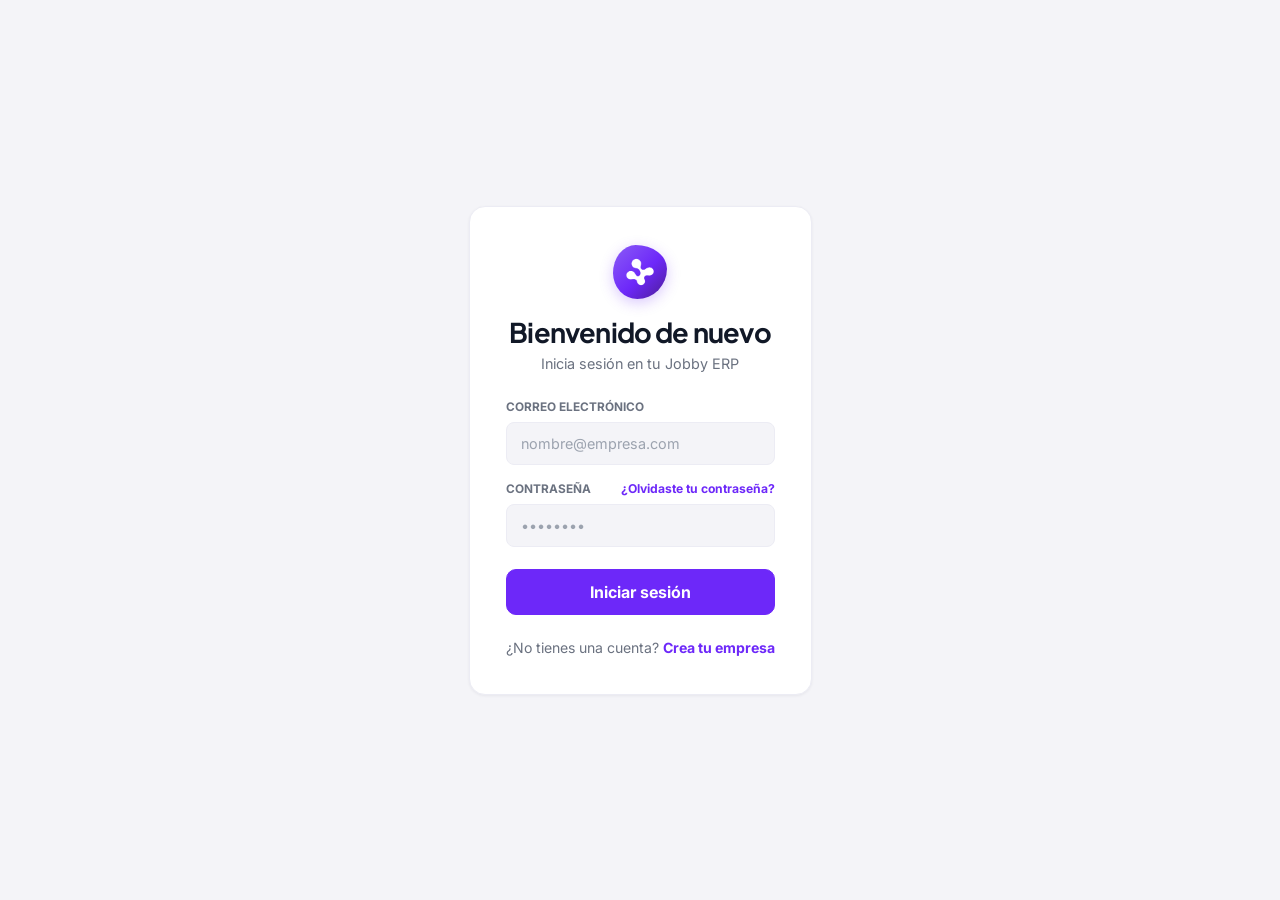
<file: index.html>
<!DOCTYPE html>
<html lang="es">

<head>
  <meta charset="UTF-8">
  <meta name="viewport" content="width=device-width, initial-scale=1.0">
  <meta name="description" content="Jobby ERP – Inicia sesión y gestiona tu negocio desde una sola vista clara.">
  <title>Jobby ERP - Iniciar sesión</title>
  <link rel="preconnect" href="https://fonts.googleapis.com">
  <link rel="preconnect" href="https://fonts.gstatic.com" crossorigin>
  <link href="https://fonts.googleapis.com/css2?family=Outfit:wght@400;500;600;700;800&display=swap" rel="stylesheet">
  <link rel="preconnect" href="https://fonts.googleapis.com">
  <link rel="preconnect" href="https://fonts.gstatic.com" crossorigin>
  <link
    href="https://fonts.googleapis.com/css2?family=Inter:ital,opsz,wght@0,14..32,100..900;1,14..32,100..900&family=Montserrat:ital,wght@0,100..900;1,100..900&display=swap"
    rel="stylesheet">
  <link href="https://fonts.googleapis.com/css2?family=Plus+Jakarta+Sans:wght@400;500;600;700;800&display=swap" rel="stylesheet">
  <link rel="stylesheet" href="css/tokens.css">
  <link rel="stylesheet" href="css/styles.css">
  <link rel="stylesheet" href="css/brand.css">
</head>

<body class="auth-page">
  <main role="main">
    <div class="auth-card">
      <div class="auth-logo"><img src="logo.png" alt="Jobby" width="34" height="34"></div>
      <h1 class="auth-title">Bienvenido de nuevo</h1>
      <p class="auth-sub">Inicia sesión en tu Jobby ERP</p>

      <form class="auth-form" onsubmit="event.preventDefault(); window.location.href='pages/home.html';">
        <div class="form-group">
          <label for="login-email">Correo electrónico</label>
          <input type="email" id="login-email" class="brand-input" placeholder="nombre@empresa.com" autocomplete="email" required>
        </div>

        <div class="form-group">
          <div class="auth-label-row">
            <label for="login-password">Contraseña</label>
            <a class="auth-link" href="#" style="font-size: 0.76rem;">¿Olvidaste tu contraseña?</a>
          </div>
          <input type="password" id="login-password" class="brand-input" placeholder="••••••••" autocomplete="current-password" required>
        </div>

        <button type="submit" class="cta">Iniciar sesión</button>
      </form>

      <div class="auth-footer">
        ¿No tienes una cuenta? <a class="auth-link" href="pages/register.html">Crea tu empresa</a>
      </div>
    </div>
  </main>
</body>

</html>
</file>
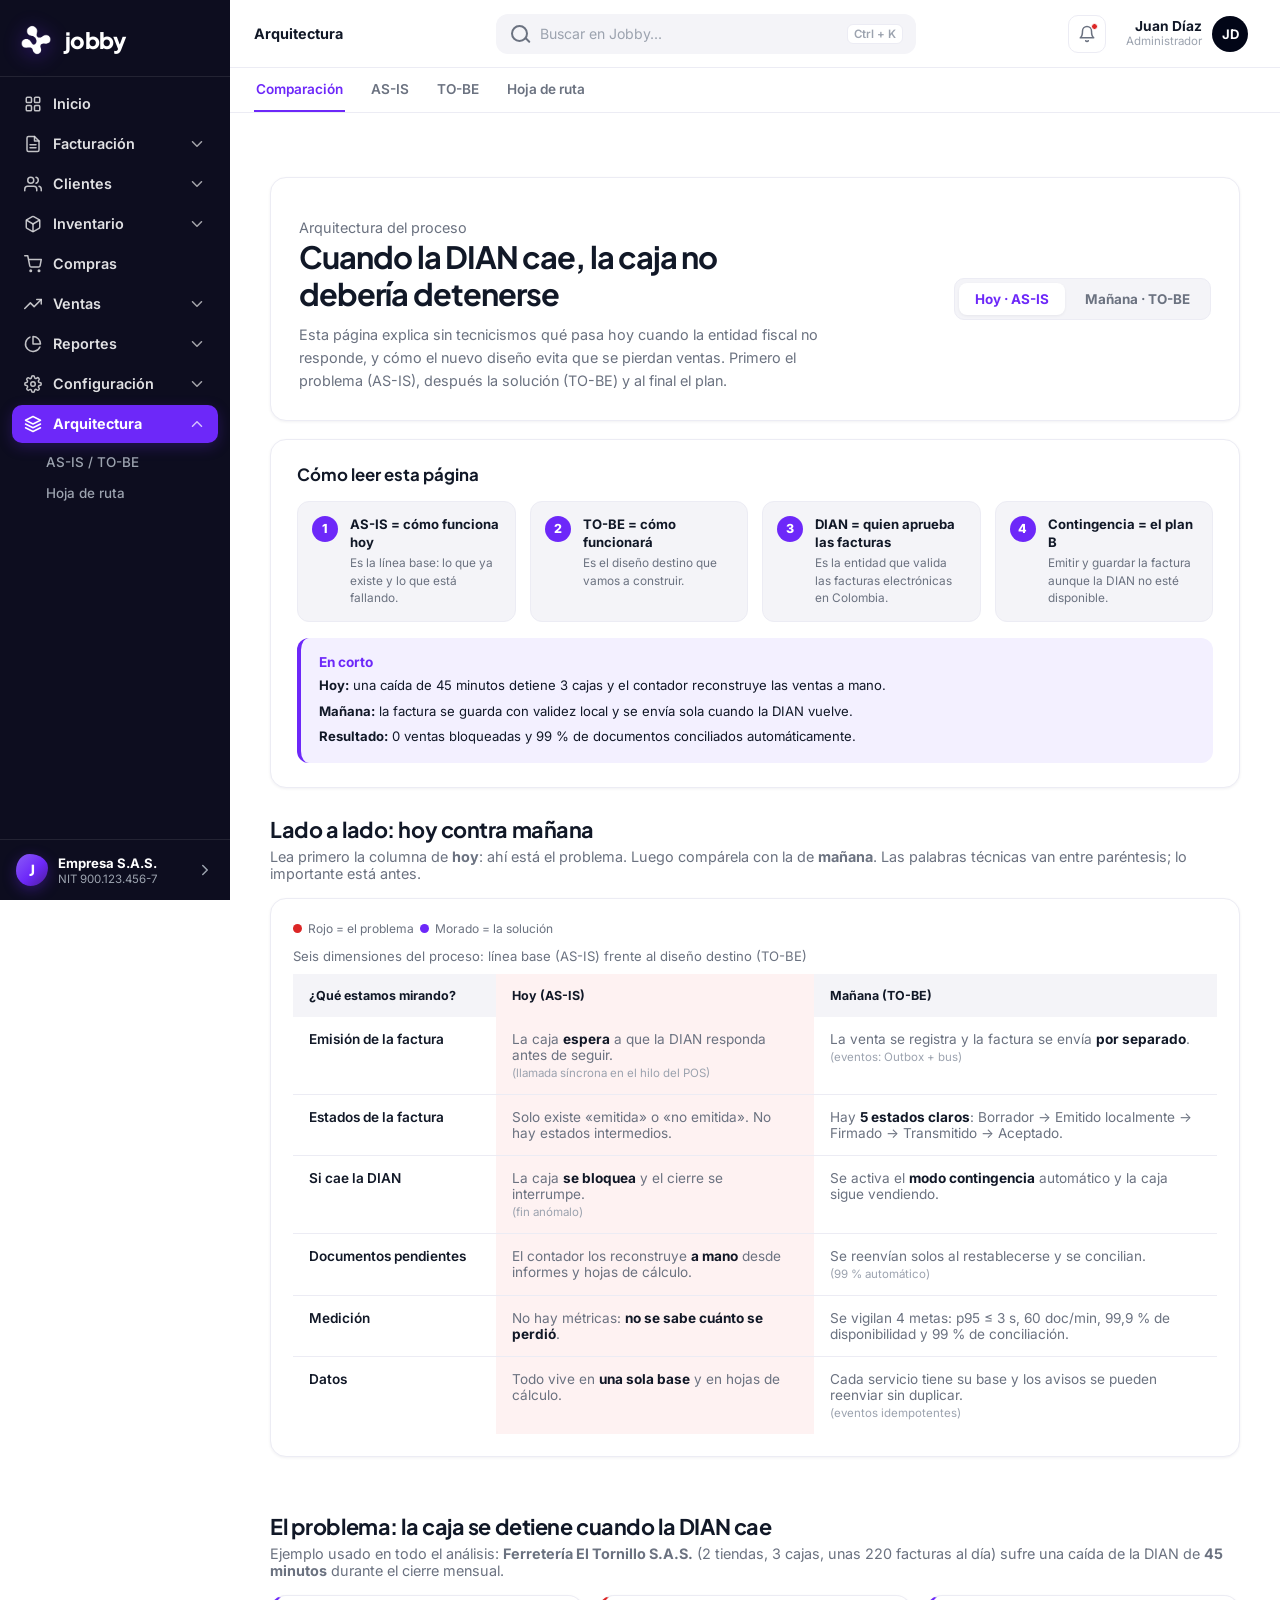
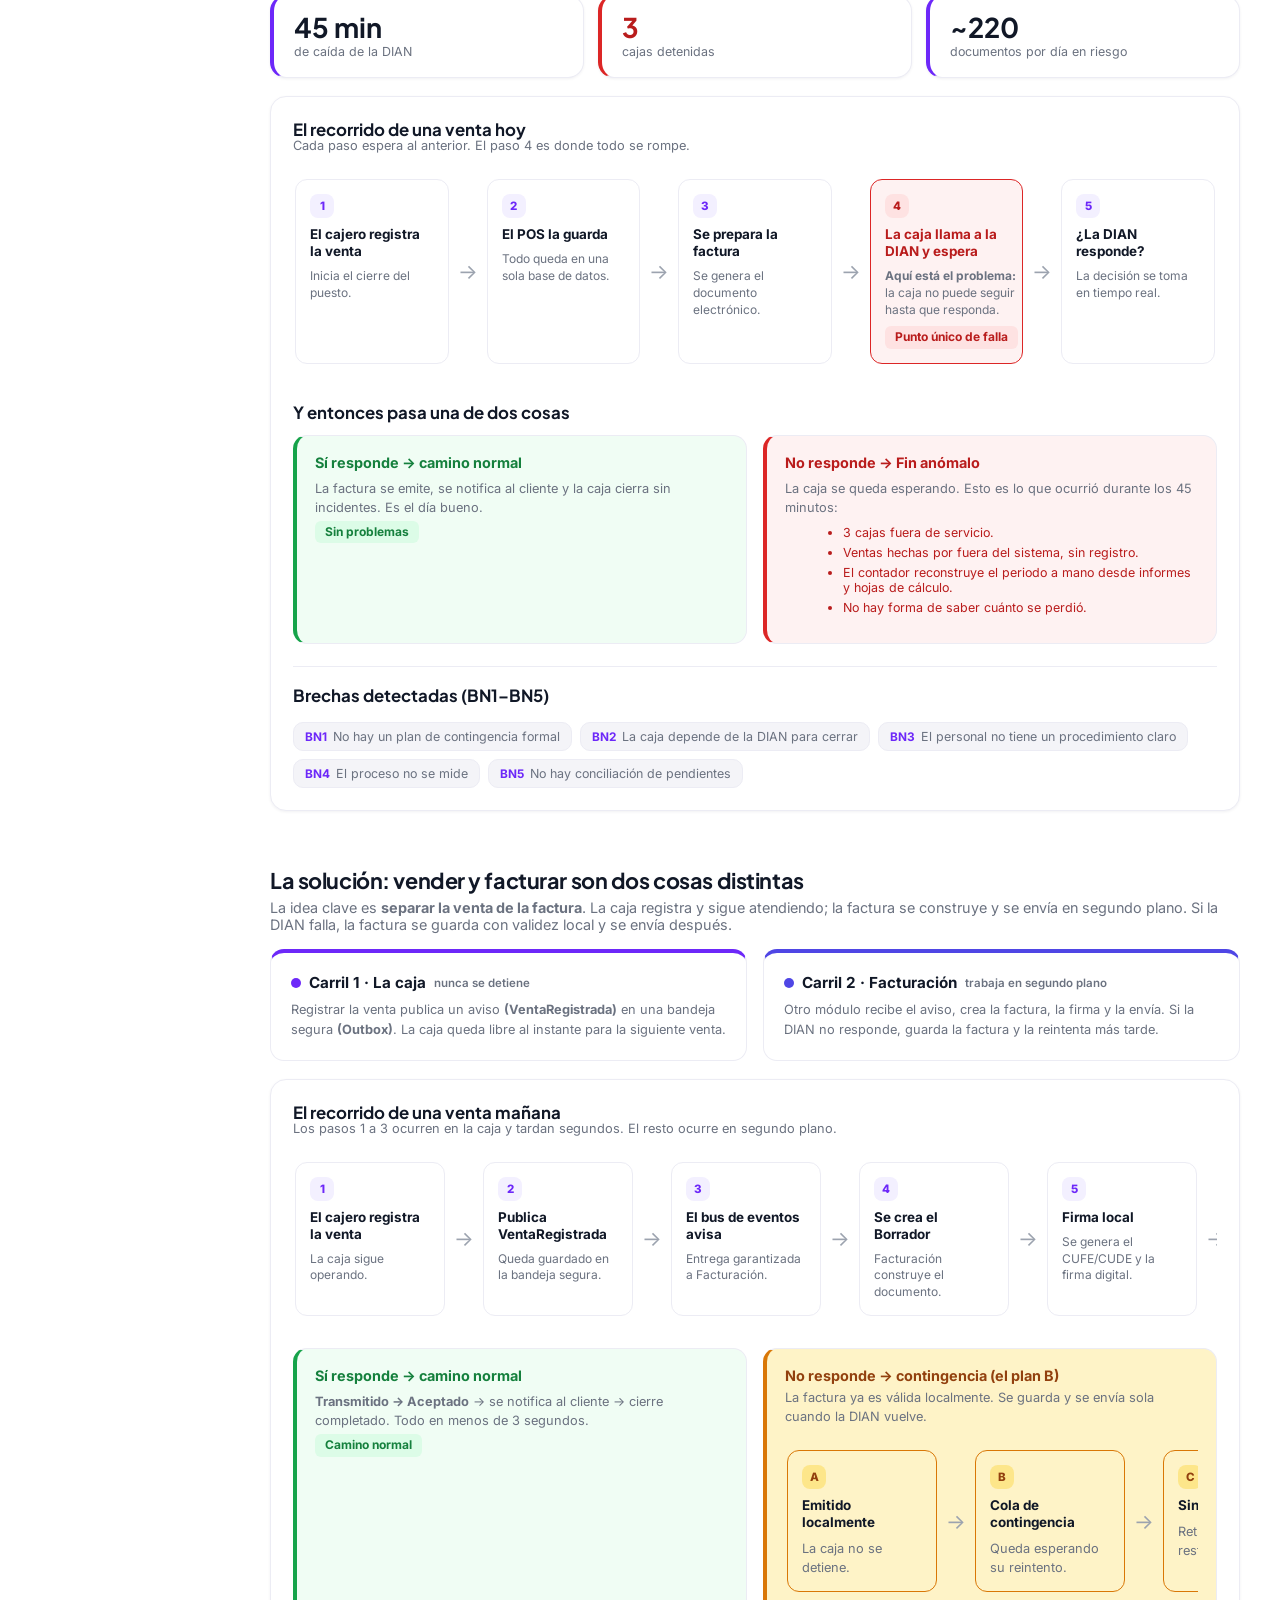
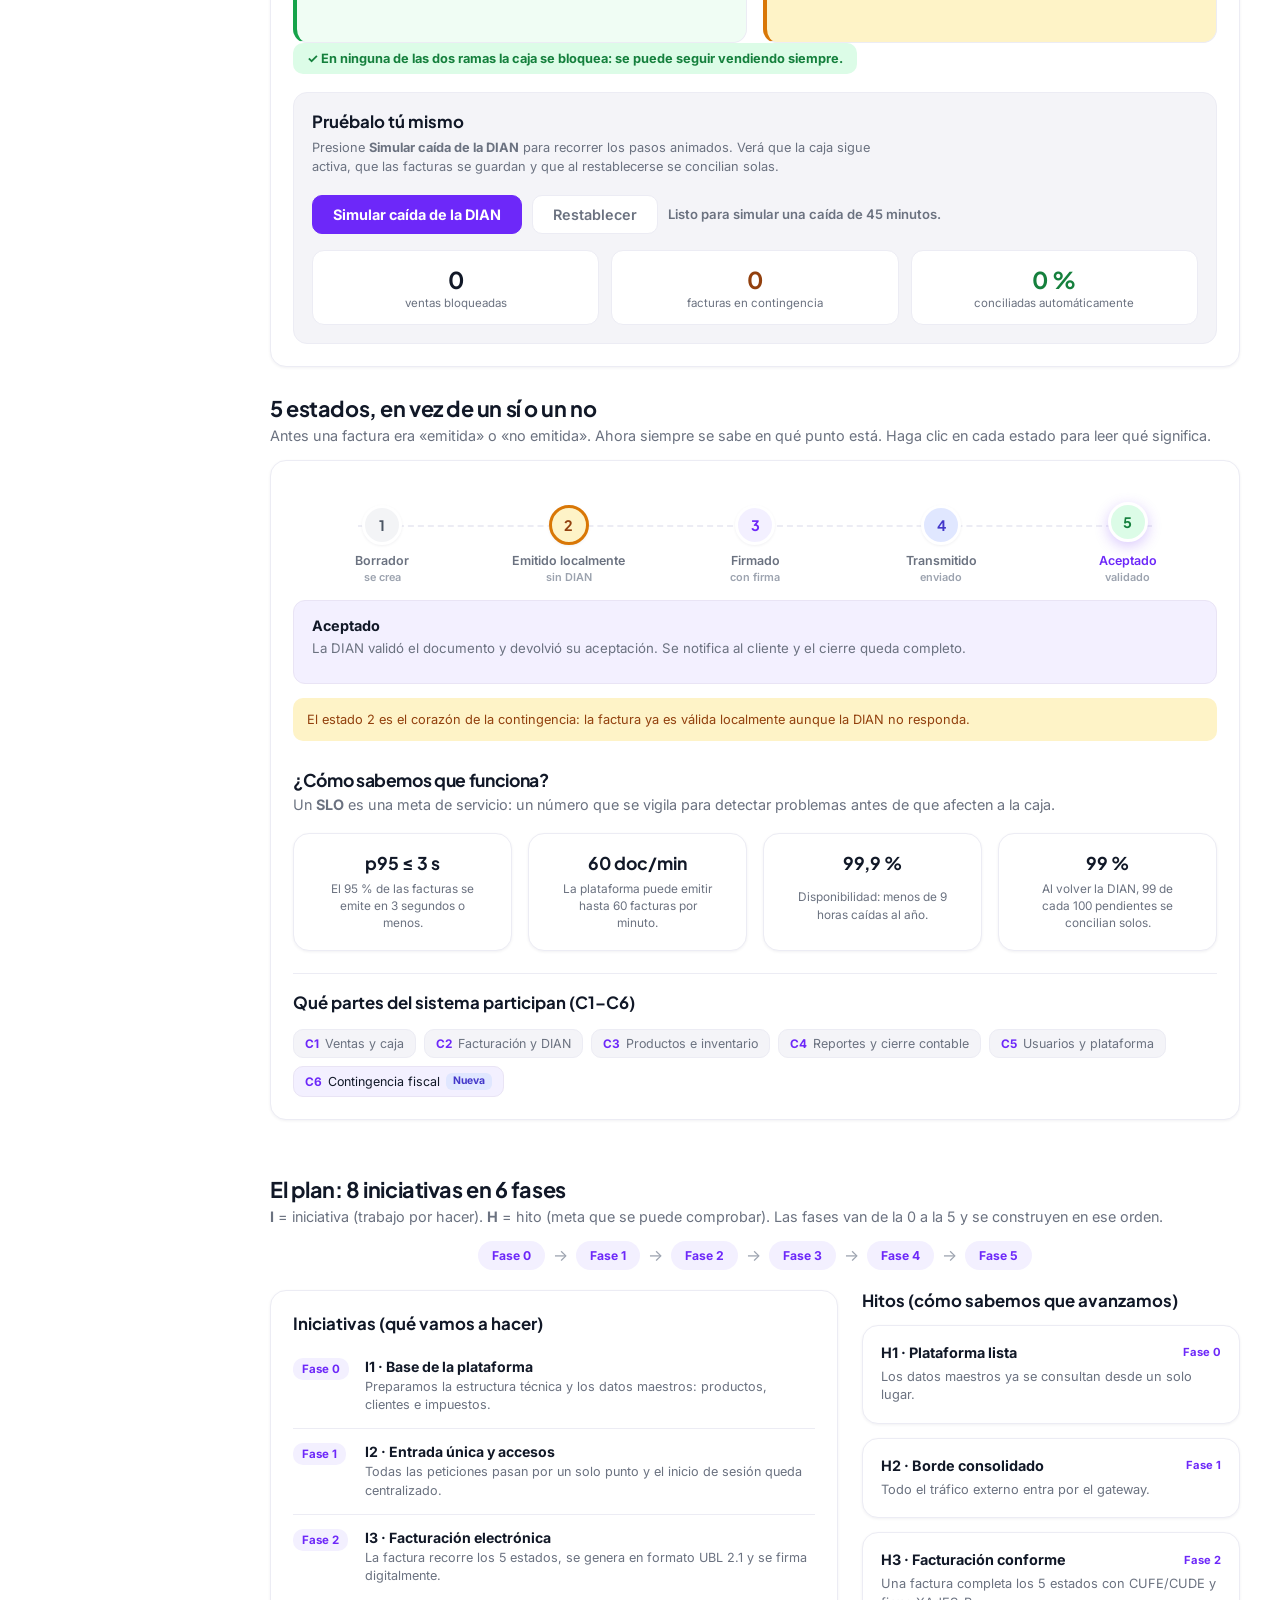
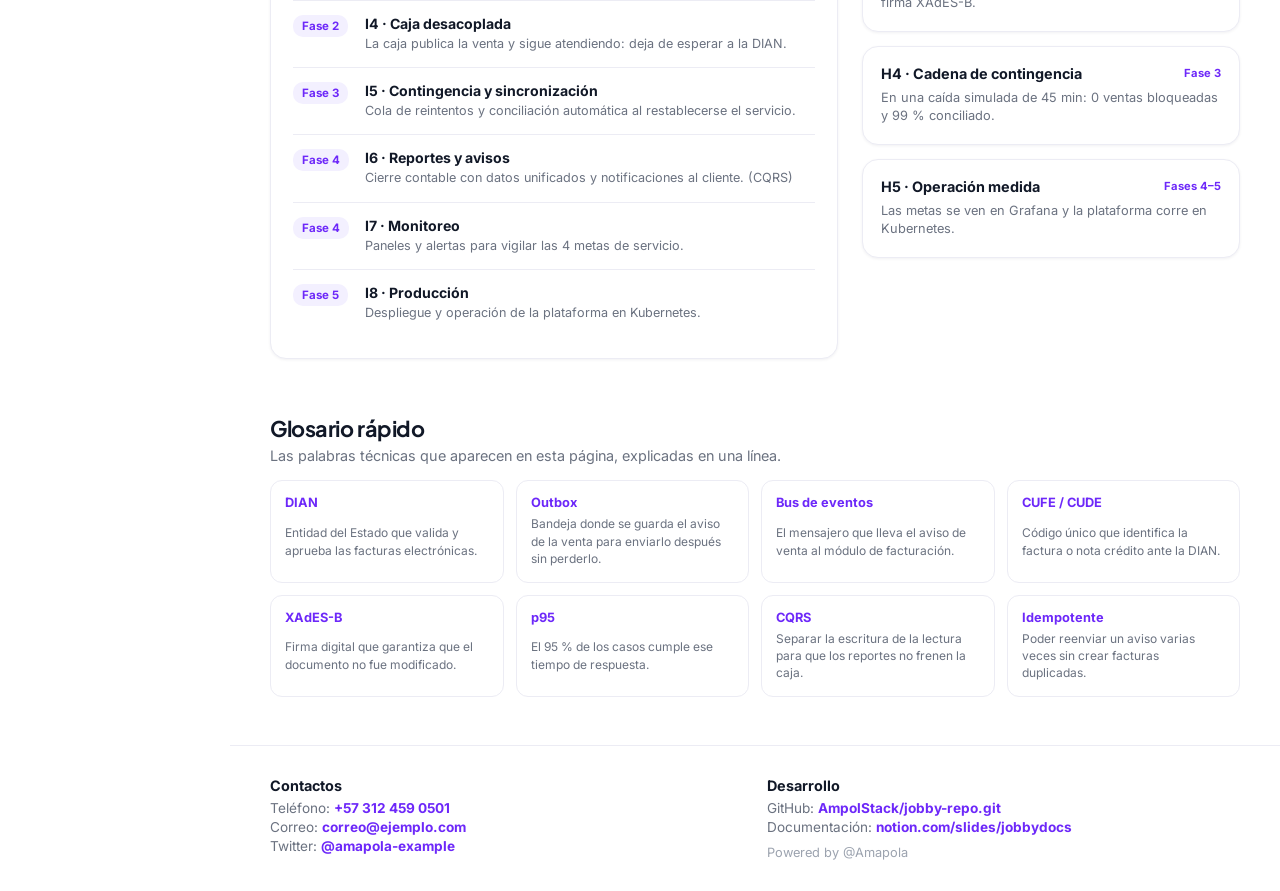
<file: pages/architecture.html>
<!DOCTYPE html>
<html lang="es">

<head>
  <meta charset="UTF-8">
  <meta name="viewport" content="width=device-width, initial-scale=1.0">
  <meta name="description" content="Arquitectura del proceso de facturación electrónica de Jobby ERP: comparación AS-IS y TO-BE, contingencia fiscal y hoja de ruta.">
  <title>Jobby ERP - Arquitectura</title>
  <link rel="preconnect" href="https://fonts.googleapis.com">
  <link rel="preconnect" href="https://fonts.gstatic.com" crossorigin>
  <link href="https://fonts.googleapis.com/css2?family=Outfit:wght@400;500;600;700;800&display=swap" rel="stylesheet">
  <link rel="preconnect" href="https://fonts.googleapis.com">
  <link rel="preconnect" href="https://fonts.gstatic.com" crossorigin>
  <link href="https://fonts.googleapis.com/css2?family=Inter:ital,opsz,wght@0,14..32,100..900;1,14..32,100..900&family=Montserrat:ital,wght@0,100..900;1,100..900&display=swap" rel="stylesheet">
  <link href="https://fonts.googleapis.com/css2?family=Plus+Jakarta+Sans:wght@400;500;600;700;800&display=swap" rel="stylesheet">
  <link rel="stylesheet" href="../css/tokens.css">
  <link rel="stylesheet" href="../css/styles.css">
  <link rel="stylesheet" href="../css/brand.css">
</head>

<body>

  <!-- Skip to content (accesibilidad) -->
  <a href="#content" class="skip-link">Saltar al contenido</a>

  <!-- Progress bar -->
  <div id="progress-bar"></div>

  <!-- Success toast -->
  <aside id="toast" aria-label="Notificaciones" aria-live="polite">
    <span class="toast-icon">✓</span>
    <span id="toast-message">Listo</span>
  </aside>

  <!-- Bottom Progress bar -->
  <div id="progress-bar-bottom"></div>

  <!-- ── SIDEBAR ─────────────────────────────────────────────── -->
  <aside class="sidebar" id="sidebar" aria-label="Navegación lateral">
    <div class="sidebar-brand">
      <img class="brand-logo" src="../logo.png" alt="" width="36" height="36">
      <span class="brand-wordmark">jobby</span>
    </div>
    <nav class="sidebar-nav" role="navigation" aria-label="Navegación principal">
      <a href="home.html" class="menu-item"><svg aria-hidden="true" width="18" height="18" viewBox="0 0 24 24" fill="none" stroke="currentColor" stroke-width="2" stroke-linecap="round" stroke-linejoin="round"><rect x="3" y="3" width="7" height="7" rx="1.5"/><rect x="14" y="3" width="7" height="7" rx="1.5"/><rect x="3" y="14" width="7" height="7" rx="1.5"/><rect x="14" y="14" width="7" height="7" rx="1.5"/></svg><span>Inicio</span></a>
      <details class="nav-group">
        <summary class="menu-item"><svg aria-hidden="true" width="18" height="18" viewBox="0 0 24 24" fill="none" stroke="currentColor" stroke-width="2" stroke-linecap="round" stroke-linejoin="round"><path d="M14 2H6a2 2 0 0 0-2 2v16a2 2 0 0 0 2 2h12a2 2 0 0 0 2-2V8z"/><polyline points="14 2 14 8 20 8"/><line x1="16" y1="13" x2="8" y2="13"/><line x1="16" y1="17" x2="8" y2="17"/></svg><span>Facturación</span><svg aria-hidden="true" width="18" height="18" viewBox="0 0 24 24" fill="none" stroke="currentColor" stroke-width="2" stroke-linecap="round" stroke-linejoin="round" class="nav-caret"><polyline points="6 9 12 15 18 9"/></svg></summary>
        <div class="submenu">
          <a href="#" class="" aria-disabled="true" title="Disponible en la versión completa">Crear factura</a>
          <a href="transaction-detail.html" class="">Consultar DIAN</a>
          <a href="transaction-detail.html" class="">Documentos electrónicos</a>
          <a href="#" class="" aria-disabled="true" title="Disponible en la versión completa">Lotes de facturación</a>
        </div>
      </details>
      <details class="nav-group">
        <summary class="menu-item"><svg aria-hidden="true" width="18" height="18" viewBox="0 0 24 24" fill="none" stroke="currentColor" stroke-width="2" stroke-linecap="round" stroke-linejoin="round"><path d="M17 21v-2a4 4 0 0 0-4-4H5a4 4 0 0 0-4 4v2"/><circle cx="9" cy="7" r="4"/><path d="M23 21v-2a4 4 0 0 0-3-3.87"/><path d="M16 3.13a4 4 0 0 1 0 7.75"/></svg><span>Clientes</span><svg aria-hidden="true" width="18" height="18" viewBox="0 0 24 24" fill="none" stroke="currentColor" stroke-width="2" stroke-linecap="round" stroke-linejoin="round" class="nav-caret"><polyline points="6 9 12 15 18 9"/></svg></summary>
        <div class="submenu">
          <a href="clients.html" class="">Clientes</a>
          <a href="#" class="" aria-disabled="true" title="Disponible en la versión completa">Listas de precios</a>
        </div>
      </details>
      <details class="nav-group">
        <summary class="menu-item"><svg aria-hidden="true" width="18" height="18" viewBox="0 0 24 24" fill="none" stroke="currentColor" stroke-width="2" stroke-linecap="round" stroke-linejoin="round"><path d="M21 16V8a2 2 0 0 0-1-1.73l-7-4a2 2 0 0 0-2 0l-7 4A2 2 0 0 0 3 8v8a2 2 0 0 0 1 1.73l7 4a2 2 0 0 0 2 0l7-4A2 2 0 0 0 21 16z"/><polyline points="3.27 6.96 12 12.01 20.73 6.96"/><line x1="12" y1="22.08" x2="12" y2="12"/></svg><span>Inventario</span><svg aria-hidden="true" width="18" height="18" viewBox="0 0 24 24" fill="none" stroke="currentColor" stroke-width="2" stroke-linecap="round" stroke-linejoin="round" class="nav-caret"><polyline points="6 9 12 15 18 9"/></svg></summary>
        <div class="submenu">
          <a href="products.html" class="">Productos</a>
          <a href="products.html" class="">Stock</a>
          <a href="sectionals.html" class="">Movimientos</a>
        </div>
      </details>
      <a href="subscriptions.html" class="menu-item"><svg aria-hidden="true" width="18" height="18" viewBox="0 0 24 24" fill="none" stroke="currentColor" stroke-width="2" stroke-linecap="round" stroke-linejoin="round"><circle cx="9" cy="21" r="1"/><circle cx="20" cy="21" r="1"/><path d="M1 1h4l2.68 13.39a2 2 0 0 0 2 1.61h9.72a2 2 0 0 0 2-1.61L23 6H6"/></svg><span>Compras</span></a>
      <details class="nav-group">
        <summary class="menu-item"><svg aria-hidden="true" width="18" height="18" viewBox="0 0 24 24" fill="none" stroke="currentColor" stroke-width="2" stroke-linecap="round" stroke-linejoin="round"><polyline points="23 6 13.5 15.5 8.5 10.5 1 18"/><polyline points="17 6 23 6 23 12"/></svg><span>Ventas</span><svg aria-hidden="true" width="18" height="18" viewBox="0 0 24 24" fill="none" stroke="currentColor" stroke-width="2" stroke-linecap="round" stroke-linejoin="round" class="nav-caret"><polyline points="6 9 12 15 18 9"/></svg></summary>
        <div class="submenu">
          <a href="cashier.html" class="">Caja</a>
          <a href="sales.html" class="">Registro de ventas</a>
        </div>
      </details>
      <details class="nav-group">
        <summary class="menu-item"><svg aria-hidden="true" width="18" height="18" viewBox="0 0 24 24" fill="none" stroke="currentColor" stroke-width="2" stroke-linecap="round" stroke-linejoin="round"><path d="M21.21 15.89A10 10 0 1 1 8 2.83"/><path d="M22 12A10 10 0 0 0 12 2v10z"/></svg><span>Reportes</span><svg aria-hidden="true" width="18" height="18" viewBox="0 0 24 24" fill="none" stroke="currentColor" stroke-width="2" stroke-linecap="round" stroke-linejoin="round" class="nav-caret"><polyline points="6 9 12 15 18 9"/></svg></summary>
        <div class="submenu">
          <a href="#" class="" aria-disabled="true" title="Disponible en la versión completa">Financieros</a>
          <a href="#" class="" aria-disabled="true" title="Disponible en la versión completa">Ventas</a>
          <a href="#" class="" aria-disabled="true" title="Disponible en la versión completa">Inventario</a>
          <a href="#" class="" aria-disabled="true" title="Disponible en la versión completa">Personalizados</a>
        </div>
      </details>
      <details class="nav-group">
        <summary class="menu-item"><svg aria-hidden="true" width="18" height="18" viewBox="0 0 24 24" fill="none" stroke="currentColor" stroke-width="2" stroke-linecap="round" stroke-linejoin="round"><circle cx="12" cy="12" r="3"/><path d="M19.4 15a1.65 1.65 0 0 0 .33 1.82l.06.06a2 2 0 0 1-2.83 2.83l-.06-.06a1.65 1.65 0 0 0-1.82-.33 1.65 1.65 0 0 0-1 1.51V21a2 2 0 0 1-4 0v-.09A1.65 1.65 0 0 0 9 19.4a1.65 1.65 0 0 0-1.82.33l-.06.06a2 2 0 0 1-2.83-2.83l.06-.06a1.65 1.65 0 0 0 .33-1.82 1.65 1.65 0 0 0-1.51-1H3a2 2 0 0 1 0-4h.09A1.65 1.65 0 0 0 4.6 9a1.65 1.65 0 0 0-.33-1.82l-.06-.06a2 2 0 0 1 2.83-2.83l.06.06a1.65 1.65 0 0 0 1.82.33H9a1.65 1.65 0 0 0 1-1.51V3a2 2 0 0 1 4 0v.09a1.65 1.65 0 0 0 1 1.51 1.65 1.65 0 0 0 1.82-.33l.06-.06a2 2 0 0 1 2.83 2.83l-.06.06a1.65 1.65 0 0 0-.33 1.82V9a1.65 1.65 0 0 0 1.51 1H21a2 2 0 0 1 0 4h-.09a1.65 1.65 0 0 0-1.51 1z"/></svg><span>Configuración</span><svg aria-hidden="true" width="18" height="18" viewBox="0 0 24 24" fill="none" stroke="currentColor" stroke-width="2" stroke-linecap="round" stroke-linejoin="round" class="nav-caret"><polyline points="6 9 12 15 18 9"/></svg></summary>
        <div class="submenu">
          <a href="sectionals.html" class="">Organización</a>
          <a href="employees.html" class="">Usuarios</a>
          <a href="#" class="" aria-disabled="true" title="Disponible en la versión completa">Permisos</a>
          <a href="#" class="" aria-disabled="true" title="Disponible en la versión completa">Integraciones</a>
        </div>
      </details>
      <details class="nav-group" open>
        <summary class="menu-item active"><svg aria-hidden="true" width="18" height="18" viewBox="0 0 24 24" fill="none" stroke="currentColor" stroke-width="2" stroke-linecap="round" stroke-linejoin="round"><polygon points="12 2 2 7 12 12 22 7 12 2"/><polyline points="2 17 12 22 22 17"/><polyline points="2 12 12 17 22 12"/></svg><span>Arquitectura</span><svg aria-hidden="true" width="18" height="18" viewBox="0 0 24 24" fill="none" stroke="currentColor" stroke-width="2" stroke-linecap="round" stroke-linejoin="round" class="nav-caret"><polyline points="6 9 12 15 18 9"/></svg></summary>
        <div class="submenu">
          <a href="architecture.html#comparacion" class="">AS-IS / TO-BE</a>
          <a href="architecture.html#roadmap" class="">Hoja de ruta</a>
        </div>
      </details>
    </nav>
    <div class="sidebar-footer">
      <span class="brand-blob" aria-hidden="true">J</span>
      <span class="sidebar-footer-copy"><strong>Empresa S.A.S.</strong><span>NIT 900.123.456-7</span></span>
      <svg aria-hidden="true" width="18" height="18" viewBox="0 0 24 24" fill="none" stroke="currentColor" stroke-width="2" stroke-linecap="round" stroke-linejoin="round" class="footer-chevron"><polyline points="9 18 15 12 9 6"/></svg>
    </div>
  </aside>

  <!-- ── MAIN LAYOUT ──────────────────────────────────────────── -->
  <div class="app-layout">

    <!-- TOP BAR -->
    <header class="topbar" role="banner" aria-label="Barra superior">
      <button class="hamburger" id="hamburger" type="button" aria-label="Abrir menú de navegación" aria-expanded="false">
        <span></span><span></span><span></span>
      </button>
      <strong class="topbar-context" id="nav-business">Arquitectura</strong>
      <label class="topbar-search" for="global-search">
        <span class="brand-search-icon" aria-hidden="true"></span>
        <input type="search" id="global-search" placeholder="Buscar en Jobby..." aria-label="Buscar en Jobby">
        <span class="kbd" aria-hidden="true">Ctrl + K</span>
      </label>
      <div class="topbar-actions">
        <button class="notification-btn" type="button" aria-label="Notificaciones, 1 sin leer">
          <svg aria-hidden="true" width="18" height="18" viewBox="0 0 24 24" fill="none" stroke="currentColor" stroke-width="2" stroke-linecap="round" stroke-linejoin="round"><path d="M18 8A6 6 0 0 0 6 8c0 7-3 9-3 9h18s-3-2-3-9"/><path d="M13.73 21a2 2 0 0 1-3.46 0"/></svg>
          <span class="notif-dot" aria-hidden="true"></span>
        </button>
        <a href="profile.html" class="topbar-right" aria-label="Perfil de Juan Díaz, administrador">
          <span class="topbar-user-wrap">
            <span class="topbar-user">Juan Díaz</span>
            <span class="topbar-role">Administrador</span>
          </span>
          <span class="topbar-avatar" aria-hidden="true">JD</span>
        </a>
      </div>
    </header>

  <!-- ── NAVEGACIÓN DE ANCLAS ───────────────────────────────── -->
  <nav class="arch-nav" aria-label="Secciones de arquitectura">
    <a href="#comparacion" class="active">Comparación</a>
    <a href="#asis">AS-IS</a>
    <a href="#tobe">TO-BE</a>
    <a href="#roadmap">Hoja de ruta</a>
  </nav>

    <!-- CONTENT -->
    <main class="content" role="main" aria-label="Contenido principal" id="content" tabindex="-1">

      <!-- A. COMPARACIÓN -->
      <section class="arch-section" id="comparacion" aria-labelledby="comparacion-title">
        <article class="card arch-hero">
          <div>
            <p class="dash-hello">Arquitectura del proceso</p>
            <h1 id="comparacion-title">Cuando la DIAN cae, la caja no debería detenerse</h1>
            <p>Esta página explica sin tecnicismos qué pasa hoy cuando la entidad fiscal no responde, y cómo el nuevo diseño evita que se pierdan ventas. Primero el problema (AS-IS), después la solución (TO-BE) y al final el plan.</p>
          </div>
          <div class="segmented" role="tablist" aria-label="Seleccionar línea de arquitectura">
            <button type="button" id="tab-asis" role="tab" aria-selected="true" aria-controls="compare-table" data-target="asis">Hoy · AS-IS</button>
            <button type="button" id="tab-tobe" role="tab" aria-selected="false" aria-controls="compare-table" data-target="tobe">Mañana · TO-BE</button>
          </div>
        </article>

        <article class="card reading-guide" aria-labelledby="guia-title">
          <h2 id="guia-title" class="panel-title">Cómo leer esta página</h2>
          <div class="guide-grid">
            <div class="guide-item"><span class="guide-num">1</span><div><strong>AS-IS = cómo funciona hoy</strong><p>Es la línea base: lo que ya existe y lo que está fallando.</p></div></div>
            <div class="guide-item"><span class="guide-num">2</span><div><strong>TO-BE = cómo funcionará</strong><p>Es el diseño destino que vamos a construir.</p></div></div>
            <div class="guide-item"><span class="guide-num">3</span><div><strong>DIAN = quien aprueba las facturas</strong><p>Es la entidad que valida las facturas electrónicas en Colombia.</p></div></div>
            <div class="guide-item"><span class="guide-num">4</span><div><strong>Contingencia = el plan B</strong><p>Emitir y guardar la factura aunque la DIAN no esté disponible.</p></div></div>
          </div>
          <div class="tldr">
            <strong>En corto</strong>
            <p><b>Hoy:</b> una caída de 45 minutos detiene 3 cajas y el contador reconstruye las ventas a mano.</p>
            <p><b>Mañana:</b> la factura se guarda con validez local y se envía sola cuando la DIAN vuelve.</p>
            <p><b>Resultado:</b> 0 ventas bloqueadas y 99 % de documentos conciliados automáticamente.</p>
          </div>
        </article>

        <div class="section-head">
          <h2>Lado a lado: hoy contra mañana</h2>
          <p>Lea primero la columna de <b>hoy</b>: ahí está el problema. Luego compárela con la de <b>mañana</b>. Las palabras técnicas van entre paréntesis; lo importante está antes.</p>
        </div>
        <article class="card dash-panel" id="compare-table" role="tabpanel" aria-labelledby="tab-asis">
          <p class="table-hint"><span class="hint-dot danger"></span> Rojo = el problema <span class="hint-dot primary"></span> Morado = la solución</p>
          <div class="table-wrap">
            <table class="compare-table highlight-asis">
              <caption>Seis dimensiones del proceso: línea base (AS-IS) frente al diseño destino (TO-BE)</caption>
              <thead>
                <tr><th scope="col">¿Qué estamos mirando?</th><th scope="col">Hoy (AS-IS)</th><th scope="col">Mañana (TO-BE)</th></tr>
              </thead>
              <tbody>
                <tr><th scope="row">Emisión de la factura</th><td>La caja <b>espera</b> a que la DIAN responda antes de seguir. <small>(llamada síncrona en el hilo del POS)</small></td><td>La venta se registra y la factura se envía <b>por separado</b>. <small>(eventos: Outbox + bus)</small></td></tr>
                <tr><th scope="row">Estados de la factura</th><td>Solo existe «emitida» o «no emitida». No hay estados intermedios.</td><td>Hay <b>5 estados claros</b>: Borrador → Emitido localmente → Firmado → Transmitido → Aceptado.</td></tr>
                <tr><th scope="row">Si cae la DIAN</th><td>La caja <b>se bloquea</b> y el cierre se interrumpe. <small>(fin anómalo)</small></td><td>Se activa el <b>modo contingencia</b> automático y la caja sigue vendiendo.</td></tr>
                <tr><th scope="row">Documentos pendientes</th><td>El contador los reconstruye <b>a mano</b> desde informes y hojas de cálculo.</td><td>Se reenvían solos al restablecerse y se concilian. <small>(99 % automático)</small></td></tr>
                <tr><th scope="row">Medición</th><td>No hay métricas: <b>no se sabe cuánto se perdió</b>.</td><td>Se vigilan 4 metas: p95 ≤ 3 s, 60 doc/min, 99,9 % de disponibilidad y 99 % de conciliación.</td></tr>
                <tr><th scope="row">Datos</th><td>Todo vive en <b>una sola base</b> y en hojas de cálculo.</td><td>Cada servicio tiene su base y los avisos se pueden reenviar sin duplicar. <small>(eventos idempotentes)</small></td></tr>
              </tbody>
            </table>
          </div>
        </article>
      </section>

      <!-- B. AS-IS -->
      <section class="arch-section" id="asis" aria-labelledby="asis-title">
        <div class="section-head">
          <h2 id="asis-title">El problema: la caja se detiene cuando la DIAN cae</h2>
          <p>Ejemplo usado en todo el análisis: <b>Ferretería El Tornillo S.A.S.</b> (2 tiendas, 3 cajas, unas 220 facturas al día) sufre una caída de la DIAN de <b>45 minutos</b> durante el cierre mensual.</p>
        </div>

        <div class="fact-strip" aria-label="Datos del escenario">
          <div class="fact"><strong>45 min</strong><span>de caída de la DIAN</span></div>
          <div class="fact danger"><strong>3</strong><span>cajas detenidas</span></div>
          <div class="fact"><strong>~220</strong><span>documentos por día en riesgo</span></div>
        </div>

        <article class="card dash-panel">
          <h3 class="panel-title">El recorrido de una venta hoy</h3>
          <p class="flow-intro">Cada paso espera al anterior. El paso 4 es donde todo se rompe.</p>
          <ol class="flow" aria-label="Flujo actual de cierre de caja con fin anómalo">
            <li class="flow-step"><span class="step-num">1</span><h3>El cajero registra la venta</h3><p>Inicia el cierre del puesto.</p></li>
            <li class="flow-arrow" aria-hidden="true">→</li>
            <li class="flow-step"><span class="step-num">2</span><h3>El POS la guarda</h3><p>Todo queda en una sola base de datos.</p></li>
            <li class="flow-arrow" aria-hidden="true">→</li>
            <li class="flow-step"><span class="step-num">3</span><h3>Se prepara la factura</h3><p>Se genera el documento electrónico.</p></li>
            <li class="flow-arrow" aria-hidden="true">→</li>
            <li class="flow-step danger"><span class="step-num">4</span><h3>La caja llama a la DIAN y espera</h3><p><b>Aquí está el problema:</b> la caja no puede seguir hasta que responda.</p><span class="badge danger">Punto único de falla</span></li>
            <li class="flow-arrow" aria-hidden="true">→</li>
            <li class="flow-step"><span class="step-num">5</span><h3>¿La DIAN responde?</h3><p>La decisión se toma en tiempo real.</p></li>
          </ol>

          <h3 class="panel-title" style="margin-top:22px">Y entonces pasa una de dos cosas</h3>
          <div class="branch-grid">
            <article class="branch-card ok">
              <h4>Sí responde → camino normal</h4>
              <p>La factura se emite, se notifica al cliente y la caja cierra sin incidentes. Es el día bueno.</p>
              <span class="badge success">Sin problemas</span>
            </article>
            <article class="branch-card bad">
              <h4>No responde → Fin anómalo</h4>
              <p>La caja se queda esperando. Esto es lo que ocurrió durante los 45 minutos:</p>
              <ul>
                <li>3 cajas fuera de servicio.</li>
                <li>Ventas hechas por fuera del sistema, sin registro.</li>
                <li>El contador reconstruye el periodo a mano desde informes y hojas de cálculo.</li>
                <li>No hay forma de saber cuánto se perdió.</li>
              </ul>
            </article>
          </div>

          <div class="chips-block">
            <h3 class="panel-title">Brechas detectadas (BN1–BN5)</h3>
            <div class="chips" aria-label="Brechas de negocio de la línea base">
              <span class="chip"><strong>BN1</strong> No hay un plan de contingencia formal</span>
              <span class="chip"><strong>BN2</strong> La caja depende de la DIAN para cerrar</span>
              <span class="chip"><strong>BN3</strong> El personal no tiene un procedimiento claro</span>
              <span class="chip"><strong>BN4</strong> El proceso no se mide</span>
              <span class="chip"><strong>BN5</strong> No hay conciliación de pendientes</span>
            </div>
          </div>
        </article>
      </section>

      <!-- C. TO-BE -->
      <section class="arch-section" id="tobe" aria-labelledby="tobe-title">
        <div class="section-head">
          <h2 id="tobe-title">La solución: vender y facturar son dos cosas distintas</h2>
          <p>La idea clave es <b>separar la venta de la factura</b>. La caja registra y sigue atendiendo; la factura se construye y se envía en segundo plano. Si la DIAN falla, la factura se guarda con validez local y se envía después.</p>
        </div>

        <div class="two-lanes" aria-label="Dos carriles: caja y facturación">
          <article class="lane lane-caja">
            <h3><span class="lane-dot"></span> Carril 1 · La caja <small>nunca se detiene</small></h3>
            <p>Registrar la venta publica un aviso <b>(VentaRegistrada)</b> en una bandeja segura <b>(Outbox)</b>. La caja queda libre al instante para la siguiente venta.</p>
          </article>
          <article class="lane lane-fact">
            <h3><span class="lane-dot"></span> Carril 2 · Facturación <small>trabaja en segundo plano</small></h3>
            <p>Otro módulo recibe el aviso, crea la factura, la firma y la envía. Si la DIAN no responde, guarda la factura y la reintenta más tarde.</p>
          </article>
        </div>

        <article class="card dash-panel">
          <h3 class="panel-title">El recorrido de una venta mañana</h3>
          <p class="flow-intro">Los pasos 1 a 3 ocurren en la caja y tardan segundos. El resto ocurre en segundo plano.</p>
          <ol class="flow" id="tobe-flow" aria-label="Flujo destino de cierre de caja con contingencia y conciliación">
            <li class="flow-step" data-sim-step><span class="step-num">1</span><h3>El cajero registra la venta</h3><p>La caja sigue operando.</p></li>
            <li class="flow-arrow" aria-hidden="true">→</li>
            <li class="flow-step" data-sim-step><span class="step-num">2</span><h3>Publica VentaRegistrada</h3><p>Queda guardado en la bandeja segura.</p></li>
            <li class="flow-arrow" aria-hidden="true">→</li>
            <li class="flow-step" data-sim-step><span class="step-num">3</span><h3>El bus de eventos avisa</h3><p>Entrega garantizada a Facturación.</p></li>
            <li class="flow-arrow" aria-hidden="true">→</li>
            <li class="flow-step" data-sim-step><span class="step-num">4</span><h3>Se crea el Borrador</h3><p>Facturación construye el documento.</p></li>
            <li class="flow-arrow" aria-hidden="true">→</li>
            <li class="flow-step" data-sim-step><span class="step-num">5</span><h3>Firma local</h3><p>Se genera el CUFE/CUDE y la firma digital.</p></li>
            <li class="flow-arrow" aria-hidden="true">→</li>
            <li class="flow-step" data-sim-step><span class="step-num">6</span><h3>¿La DIAN responde?</h3><p>Se comprueba sin bloquear la caja.</p></li>
          </ol>

          <div class="branch-grid">
            <article class="branch-card ok">
              <h4>Sí responde → camino normal</h4>
              <p><b>Transmitido → Aceptado</b> → se notifica al cliente → cierre completado. Todo en menos de 3 segundos.</p>
              <span class="badge success">Camino normal</span>
            </article>
            <div class="branch-card warn">
              <h4>No responde → contingencia (el plan B)</h4>
              <p class="flow-intro">La factura ya es válida localmente. Se guarda y se envía sola cuando la DIAN vuelve.</p>
              <ol class="flow flow-compact" aria-label="Rama de contingencia y conciliación automática">
                <li class="flow-step warn" data-sim-step data-branch="contingencia"><span class="step-num">A</span><h3>Emitido localmente</h3><p>La caja no se detiene.</p></li>
                <li class="flow-arrow" aria-hidden="true">→</li>
                <li class="flow-step warn" data-sim-step data-branch="contingencia"><span class="step-num">B</span><h3>Cola de contingencia</h3><p>Queda esperando su reintento.</p></li>
                <li class="flow-arrow" aria-hidden="true">→</li>
                <li class="flow-step warn" data-sim-step data-branch="contingencia"><span class="step-num">C</span><h3>Sincronizador</h3><p>Retransmite al restablecerse.</p></li>
                <li class="flow-arrow" aria-hidden="true">→</li>
                <li class="flow-step success" data-sim-step data-branch="contingencia"><span class="step-num">D</span><h3>Transmitido → Aceptado</h3><p>Conciliación automática (99 %).</p></li>
              </ol>
            </div>
          </div>

          <p class="sim-banner">✓ En ninguna de las dos ramas la caja se bloquea: se puede seguir vendiendo siempre.</p>

          <div class="sim-card">
            <div>
              <h3 class="panel-title">Pruébalo tú mismo</h3>
              <p>Presione <b>Simular caída de la DIAN</b> para recorrer los pasos animados. Verá que la caja sigue activa, que las facturas se guardan y que al restablecerse se concilian solas.</p>
            </div>
            <div class="sim-controls">
              <button class="cta" type="button" id="simulate-btn">Simular caída de la DIAN</button>
              <button class="secondary-button" type="button" id="reset-btn">Restablecer</button>
              <span class="sim-status" id="sim-status" aria-live="polite">Listo para simular una caída de 45 minutos.</span>
            </div>
            <div class="sim-metrics" aria-label="Resultados de la simulación">
              <div class="metric"><strong id="metric-blocked">0</strong><span>ventas bloqueadas</span></div>
              <div class="metric warn"><strong id="metric-contingency">0</strong><span>facturas en contingencia</span></div>
              <div class="metric success"><strong id="metric-reconciled">0 %</strong><span>conciliadas automáticamente</span></div>
            </div>
          </div>
        </article>

        <div class="section-head">
          <h2>5 estados, en vez de un sí o un no</h2>
          <p>Antes una factura era «emitida» o «no emitida». Ahora siempre se sabe en qué punto está. Haga clic en cada estado para leer qué significa.</p>
        </div>
        <article class="card dash-panel">
          <div class="stepper" role="tablist" aria-label="Estados del documento tributario">
            <button class="state-node" type="button" role="tab" aria-selected="false" data-state="borrador" aria-describedby="state-panel"><span class="state-dot">1</span><span class="state-name">Borrador<small>se crea</small></span></button>
            <button class="state-node" type="button" role="tab" aria-selected="false" data-state="local" aria-describedby="state-panel"><span class="state-dot">2</span><span class="state-name">Emitido localmente<small>sin DIAN</small></span></button>
            <button class="state-node" type="button" role="tab" aria-selected="false" data-state="firmado" aria-describedby="state-panel"><span class="state-dot">3</span><span class="state-name">Firmado<small>con firma</small></span></button>
            <button class="state-node" type="button" role="tab" aria-selected="false" data-state="transmitido" aria-describedby="state-panel"><span class="state-dot">4</span><span class="state-name">Transmitido<small>enviado</small></span></button>
            <button class="state-node" type="button" role="tab" aria-selected="true" data-state="aceptado" aria-describedby="state-panel"><span class="state-dot">5</span><span class="state-name">Aceptado<small>validado</small></span></button>
          </div>
          <div class="state-panel" id="state-panel" role="tabpanel" aria-live="polite">
            <h3>Aceptado</h3>
            <p>La DIAN validó el documento y devolvió su aceptación. Se notifica al cliente y el cierre queda completo.</p>
          </div>
          <p class="note-line">El estado 2 es el corazón de la contingencia: la factura ya es válida localmente aunque la DIAN no responda.</p>

          <div class="section-head" style="margin-top:28px">
            <h2 style="font-size:1.1rem">¿Cómo sabemos que funciona?</h2>
            <p>Un <b>SLO</b> es una meta de servicio: un número que se vigila para detectar problemas antes de que afecten a la caja.</p>
          </div>
          <div class="slo-grid" aria-label="Objetivos de nivel de servicio">
            <article class="card slo-card"><strong>p95 ≤ 3 s</strong><span>El 95 % de las facturas se emite en 3 segundos o menos.</span></article>
            <article class="card slo-card"><strong>60 doc/min</strong><span>La plataforma puede emitir hasta 60 facturas por minuto.</span></article>
            <article class="card slo-card"><strong>99,9 %</strong><span>Disponibilidad: menos de 9 horas caídas al año.</span></article>
            <article class="card slo-card"><strong>99 %</strong><span>Al volver la DIAN, 99 de cada 100 pendientes se concilian solos.</span></article>
          </div>

          <div class="chips-block">
            <h3 class="panel-title">Qué partes del sistema participan (C1–C6)</h3>
            <div class="chips" aria-label="Capacidades de la arquitectura destino">
              <span class="chip"><strong>C1</strong> Ventas y caja</span>
              <span class="chip"><strong>C2</strong> Facturación y DIAN</span>
              <span class="chip"><strong>C3</strong> Productos e inventario</span>
              <span class="chip"><strong>C4</strong> Reportes y cierre contable</span>
              <span class="chip"><strong>C5</strong> Usuarios y plataforma</span>
              <span class="chip highlight"><strong>C6</strong> Contingencia fiscal <span class="badge info">Nueva</span></span>
            </div>
          </div>
        </article>
      </section>

      <!-- D. HOJA DE RUTA -->
      <section class="arch-section" id="roadmap" aria-labelledby="roadmap-title">
        <div class="section-head">
          <h2 id="roadmap-title">El plan: 8 iniciativas en 6 fases</h2>
          <p><b>I</b> = iniciativa (trabajo por hacer). <b>H</b> = hito (meta que se puede comprobar). Las fases van de la 0 a la 5 y se construyen en ese orden.</p>
        </div>
        <div class="phase-track" aria-label="Fases del plan">
          <span>Fase 0</span><i>→</i><span>Fase 1</span><i>→</i><span>Fase 2</span><i>→</i><span>Fase 3</span><i>→</i><span>Fase 4</span><i>→</i><span>Fase 5</span>
        </div>
        <div class="roadmap-layout">
          <article class="card dash-panel">
            <h3 class="panel-title" style="margin-bottom:10px">Iniciativas (qué vamos a hacer)</h3>
            <ol class="initiative-list">
              <li class="initiative"><span class="phase-chip">Fase 0</span><div><h3>I1 · Base de la plataforma</h3><p>Preparamos la estructura técnica y los datos maestros: productos, clientes e impuestos.</p></div></li>
              <li class="initiative"><span class="phase-chip">Fase 1</span><div><h3>I2 · Entrada única y accesos</h3><p>Todas las peticiones pasan por un solo punto y el inicio de sesión queda centralizado.</p></div></li>
              <li class="initiative"><span class="phase-chip">Fase 2</span><div><h3>I3 · Facturación electrónica</h3><p>La factura recorre los 5 estados, se genera en formato UBL 2.1 y se firma digitalmente.</p></div></li>
              <li class="initiative"><span class="phase-chip">Fase 2</span><div><h3>I4 · Caja desacoplada</h3><p>La caja publica la venta y sigue atendiendo: deja de esperar a la DIAN.</p></div></li>
              <li class="initiative"><span class="phase-chip">Fase 3</span><div><h3>I5 · Contingencia y sincronización</h3><p>Cola de reintentos y conciliación automática al restablecerse el servicio.</p></div></li>
              <li class="initiative"><span class="phase-chip">Fase 4</span><div><h3>I6 · Reportes y avisos</h3><p>Cierre contable con datos unificados y notificaciones al cliente. (CQRS)</p></div></li>
              <li class="initiative"><span class="phase-chip">Fase 4</span><div><h3>I7 · Monitoreo</h3><p>Paneles y alertas para vigilar las 4 metas de servicio.</p></div></li>
              <li class="initiative"><span class="phase-chip">Fase 5</span><div><h3>I8 · Producción</h3><p>Despliegue y operación de la plataforma en Kubernetes.</p></div></li>
            </ol>
          </article>
          <div>
            <h3 class="panel-title" style="margin-bottom:14px">Hitos (cómo sabemos que avanzamos)</h3>
            <div class="milestone-grid">
              <article class="card milestone"><div class="milestone-head"><h3>H1 · Plataforma lista</h3><span class="phase-tag">Fase 0</span></div><p>Los datos maestros ya se consultan desde un solo lugar.</p></article>
              <article class="card milestone"><div class="milestone-head"><h3>H2 · Borde consolidado</h3><span class="phase-tag">Fase 1</span></div><p>Todo el tráfico externo entra por el gateway.</p></article>
              <article class="card milestone"><div class="milestone-head"><h3>H3 · Facturación conforme</h3><span class="phase-tag">Fase 2</span></div><p>Una factura completa los 5 estados con CUFE/CUDE y firma XAdES-B.</p></article>
              <article class="card milestone"><div class="milestone-head"><h3>H4 · Cadena de contingencia</h3><span class="phase-tag">Fase 3</span></div><p>En una caída simulada de 45 min: 0 ventas bloqueadas y 99 % conciliado.</p></article>
              <article class="card milestone"><div class="milestone-head"><h3>H5 · Operación medida</h3><span class="phase-tag">Fases 4–5</span></div><p>Las metas se ven en Grafana y la plataforma corre en Kubernetes.</p></article>
            </div>
          </div>
        </div>
      </section>

      <!-- E. GLOSARIO -->
      <section class="arch-section" aria-labelledby="glosario-title">
        <div class="section-head">
          <h2 id="glosario-title">Glosario rápido</h2>
          <p>Las palabras técnicas que aparecen en esta página, explicadas en una línea.</p>
        </div>
        <div class="glossary">
          <div class="glossary-item"><strong>DIAN</strong><span>Entidad del Estado que valida y aprueba las facturas electrónicas.</span></div>
          <div class="glossary-item"><strong>Outbox</strong><span>Bandeja donde se guarda el aviso de la venta para enviarlo después sin perderlo.</span></div>
          <div class="glossary-item"><strong>Bus de eventos</strong><span>El mensajero que lleva el aviso de venta al módulo de facturación.</span></div>
          <div class="glossary-item"><strong>CUFE / CUDE</strong><span>Código único que identifica la factura o nota crédito ante la DIAN.</span></div>
          <div class="glossary-item"><strong>XAdES-B</strong><span>Firma digital que garantiza que el documento no fue modificado.</span></div>
          <div class="glossary-item"><strong>p95</strong><span>El 95 % de los casos cumple ese tiempo de respuesta.</span></div>
          <div class="glossary-item"><strong>CQRS</strong><span>Separar la escritura de la lectura para que los reportes no frenen la caja.</span></div>
          <div class="glossary-item"><strong>Idempotente</strong><span>Poder reenviar un aviso varias veces sin crear facturas duplicadas.</span></div>
        </div>
      </section>
    </main>
    <!-- FOOTER -->
    <footer class="footer-bar" role="contentinfo" aria-label="Pie de página">
      <div class="footer-section">
        <p class="footer-title">Contactos</p>
        <p>Teléfono: <a href="tel:+573124590501"><strong>+57 312 459 0501</strong></a></p>
        <p>Correo: <a href="mailto:correo@ejemplo.com"><strong>correo@ejemplo.com</strong></a></p>
        <p>Twitter: <a href="https://twitter.com/amapola-example" target="_blank" rel="noopener"><strong>@amapola-example</strong></a></p>
      </div>
      <div class="footer-section">
        <p class="footer-title">Desarrollo</p>
        <p>GitHub: <a href="https://github.com/AmpolStack/jobby-repo" target="_blank" rel="noopener"><strong>AmpolStack/jobby-repo.git</strong></a></p>
        <p>Documentación: <a href="https://notion.com/slides/jobbydocs" target="_blank" rel="noopener"><strong>notion.com/slides/jobbydocs</strong></a></p>
        <p class="footer-powered">Powered by @Amapola</p>
      </div>
    </footer>
  </div>

  <!-- Mobile sidebar overlay -->
  <div class="sidebar-backdrop hidden" id="sidebar-backdrop"></div>

  <script src="../js/script.js"></script>
  <script src="../js/architecture.js"></script>
</body>

</html>
</file>
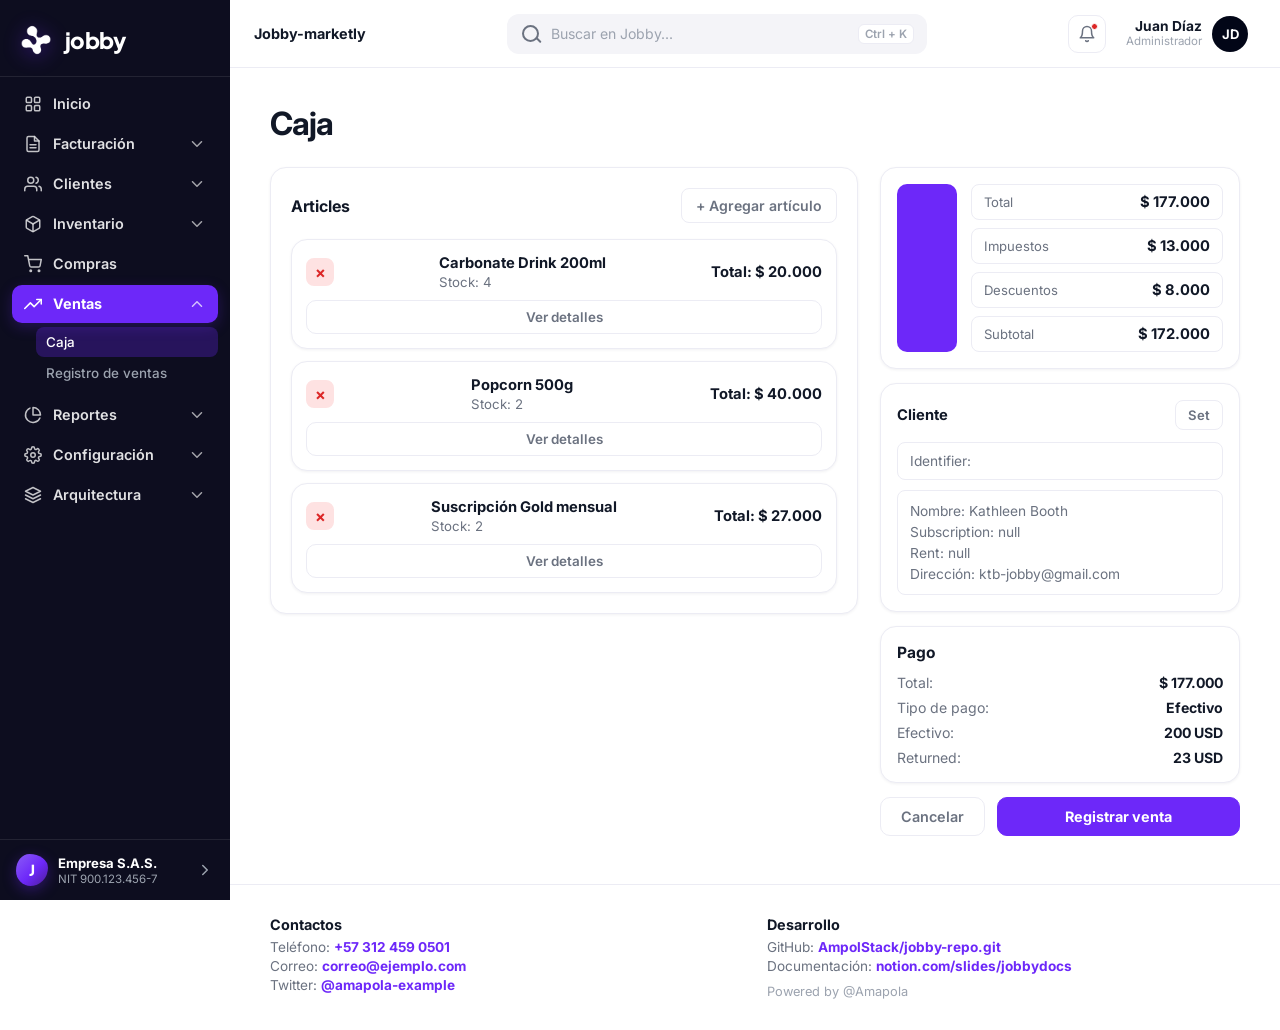
<file: pages/cashier.html>
<!DOCTYPE html>
<html lang="es">

<head>
  <meta charset="UTF-8">
  <meta name="viewport" content="width=device-width, initial-scale=1.0">
  <meta name="description"
    content="Jobby ERP – Administra espacios, personal, productos y caja desde una sola vista clara.">
  <title>Jobby ERP</title>
  <link rel="preconnect" href="https://fonts.googleapis.com">
  <link rel="preconnect" href="https://fonts.gstatic.com" crossorigin>
  <link href="https://fonts.googleapis.com/css2?family=Outfit:wght@400;500;600;700;800&display=swap" rel="stylesheet">
  <link rel="preconnect" href="https://fonts.googleapis.com">
  <link rel="preconnect" href="https://fonts.gstatic.com" crossorigin>
  <link
    href="https://fonts.googleapis.com/css2?family=Inter:ital,opsz,wght@0,14..32,100..900;1,14..32,100..900&family=Montserrat:ital,wght@0,100..900;1,100..900&display=swap"
    rel="stylesheet">
  <link href="https://fonts.googleapis.com/css2?family=Plus+Jakarta+Sans:wght@400;500;600;700;800&display=swap" rel="stylesheet">
  <link rel="stylesheet" href="../css/tokens.css">
  <link rel="stylesheet" href="../css/styles.css">
  <link rel="stylesheet" href="../css/brand.css">
</head>

<body>

  <!-- Skip to content (accesibilidad) -->
  <a href="#content" class="skip-link">Saltar al contenido</a>

  <!-- Progress bar -->
  <div id="progress-bar"></div>

  <!-- Success toast -->
  <aside id="toast" aria-label="Notificaciones" aria-live="polite">
    <span class="toast-icon">✓</span>
    <span id="toast-message">Listo</span>
  </aside>

  <!-- Bottom Progress bar -->
  <div id="progress-bar-bottom"></div>

  <!-- ── SIDEBAR ─────────────────────────────────────────────── -->
  <aside class="sidebar" id="sidebar" aria-label="Navegación lateral">
    <div class="sidebar-brand">
      <img class="brand-logo" src="../logo.png" alt="" width="36" height="36">
      <span class="brand-wordmark">jobby</span>
    </div>
    <nav class="sidebar-nav" role="navigation" aria-label="Navegación principal">
      <a href="home.html" class="menu-item"><svg aria-hidden="true" width="18" height="18" viewBox="0 0 24 24" fill="none" stroke="currentColor" stroke-width="2" stroke-linecap="round" stroke-linejoin="round"><rect x="3" y="3" width="7" height="7" rx="1.5"/><rect x="14" y="3" width="7" height="7" rx="1.5"/><rect x="3" y="14" width="7" height="7" rx="1.5"/><rect x="14" y="14" width="7" height="7" rx="1.5"/></svg><span>Inicio</span></a>
      <details class="nav-group">
        <summary class="menu-item"><svg aria-hidden="true" width="18" height="18" viewBox="0 0 24 24" fill="none" stroke="currentColor" stroke-width="2" stroke-linecap="round" stroke-linejoin="round"><path d="M14 2H6a2 2 0 0 0-2 2v16a2 2 0 0 0 2 2h12a2 2 0 0 0 2-2V8z"/><polyline points="14 2 14 8 20 8"/><line x1="16" y1="13" x2="8" y2="13"/><line x1="16" y1="17" x2="8" y2="17"/></svg><span>Facturación</span><svg aria-hidden="true" width="18" height="18" viewBox="0 0 24 24" fill="none" stroke="currentColor" stroke-width="2" stroke-linecap="round" stroke-linejoin="round" class="nav-caret"><polyline points="6 9 12 15 18 9"/></svg></summary>
        <div class="submenu">
          <a href="#" class="" aria-disabled="true" title="Disponible en la versión completa">Crear factura</a>
          <a href="transaction-detail.html" class="">Consultar DIAN</a>
          <a href="transaction-detail.html" class="">Documentos electrónicos</a>
          <a href="#" class="" aria-disabled="true" title="Disponible en la versión completa">Lotes de facturación</a>
        </div>
      </details>
      <details class="nav-group">
        <summary class="menu-item"><svg aria-hidden="true" width="18" height="18" viewBox="0 0 24 24" fill="none" stroke="currentColor" stroke-width="2" stroke-linecap="round" stroke-linejoin="round"><path d="M17 21v-2a4 4 0 0 0-4-4H5a4 4 0 0 0-4 4v2"/><circle cx="9" cy="7" r="4"/><path d="M23 21v-2a4 4 0 0 0-3-3.87"/><path d="M16 3.13a4 4 0 0 1 0 7.75"/></svg><span>Clientes</span><svg aria-hidden="true" width="18" height="18" viewBox="0 0 24 24" fill="none" stroke="currentColor" stroke-width="2" stroke-linecap="round" stroke-linejoin="round" class="nav-caret"><polyline points="6 9 12 15 18 9"/></svg></summary>
        <div class="submenu">
          <a href="clients.html" class="">Clientes</a>
          <a href="#" class="" aria-disabled="true" title="Disponible en la versión completa">Listas de precios</a>
        </div>
      </details>
      <details class="nav-group">
        <summary class="menu-item"><svg aria-hidden="true" width="18" height="18" viewBox="0 0 24 24" fill="none" stroke="currentColor" stroke-width="2" stroke-linecap="round" stroke-linejoin="round"><path d="M21 16V8a2 2 0 0 0-1-1.73l-7-4a2 2 0 0 0-2 0l-7 4A2 2 0 0 0 3 8v8a2 2 0 0 0 1 1.73l7 4a2 2 0 0 0 2 0l7-4A2 2 0 0 0 21 16z"/><polyline points="3.27 6.96 12 12.01 20.73 6.96"/><line x1="12" y1="22.08" x2="12" y2="12"/></svg><span>Inventario</span><svg aria-hidden="true" width="18" height="18" viewBox="0 0 24 24" fill="none" stroke="currentColor" stroke-width="2" stroke-linecap="round" stroke-linejoin="round" class="nav-caret"><polyline points="6 9 12 15 18 9"/></svg></summary>
        <div class="submenu">
          <a href="products.html" class="">Productos</a>
          <a href="products.html" class="">Stock</a>
          <a href="sectionals.html" class="">Movimientos</a>
        </div>
      </details>
      <a href="subscriptions.html" class="menu-item"><svg aria-hidden="true" width="18" height="18" viewBox="0 0 24 24" fill="none" stroke="currentColor" stroke-width="2" stroke-linecap="round" stroke-linejoin="round"><circle cx="9" cy="21" r="1"/><circle cx="20" cy="21" r="1"/><path d="M1 1h4l2.68 13.39a2 2 0 0 0 2 1.61h9.72a2 2 0 0 0 2-1.61L23 6H6"/></svg><span>Compras</span></a>
      <details class="nav-group has-active" open>
        <summary class="menu-item active"><svg aria-hidden="true" width="18" height="18" viewBox="0 0 24 24" fill="none" stroke="currentColor" stroke-width="2" stroke-linecap="round" stroke-linejoin="round"><polyline points="23 6 13.5 15.5 8.5 10.5 1 18"/><polyline points="17 6 23 6 23 12"/></svg><span>Ventas</span><svg aria-hidden="true" width="18" height="18" viewBox="0 0 24 24" fill="none" stroke="currentColor" stroke-width="2" stroke-linecap="round" stroke-linejoin="round" class="nav-caret"><polyline points="6 9 12 15 18 9"/></svg></summary>
        <div class="submenu">
          <a href="cashier.html" class="active" aria-current="page">Caja</a>
          <a href="sales.html" class="">Registro de ventas</a>
        </div>
      </details>
      <details class="nav-group">
        <summary class="menu-item"><svg aria-hidden="true" width="18" height="18" viewBox="0 0 24 24" fill="none" stroke="currentColor" stroke-width="2" stroke-linecap="round" stroke-linejoin="round"><path d="M21.21 15.89A10 10 0 1 1 8 2.83"/><path d="M22 12A10 10 0 0 0 12 2v10z"/></svg><span>Reportes</span><svg aria-hidden="true" width="18" height="18" viewBox="0 0 24 24" fill="none" stroke="currentColor" stroke-width="2" stroke-linecap="round" stroke-linejoin="round" class="nav-caret"><polyline points="6 9 12 15 18 9"/></svg></summary>
        <div class="submenu">
          <a href="#" class="" aria-disabled="true" title="Disponible en la versión completa">Financieros</a>
          <a href="#" class="" aria-disabled="true" title="Disponible en la versión completa">Ventas</a>
          <a href="#" class="" aria-disabled="true" title="Disponible en la versión completa">Inventario</a>
          <a href="#" class="" aria-disabled="true" title="Disponible en la versión completa">Personalizados</a>
        </div>
      </details>
      <details class="nav-group">
        <summary class="menu-item"><svg aria-hidden="true" width="18" height="18" viewBox="0 0 24 24" fill="none" stroke="currentColor" stroke-width="2" stroke-linecap="round" stroke-linejoin="round"><circle cx="12" cy="12" r="3"/><path d="M19.4 15a1.65 1.65 0 0 0 .33 1.82l.06.06a2 2 0 0 1-2.83 2.83l-.06-.06a1.65 1.65 0 0 0-1.82-.33 1.65 1.65 0 0 0-1 1.51V21a2 2 0 0 1-4 0v-.09A1.65 1.65 0 0 0 9 19.4a1.65 1.65 0 0 0-1.82.33l-.06.06a2 2 0 0 1-2.83-2.83l.06-.06a1.65 1.65 0 0 0 .33-1.82 1.65 1.65 0 0 0-1.51-1H3a2 2 0 0 1 0-4h.09A1.65 1.65 0 0 0 4.6 9a1.65 1.65 0 0 0-.33-1.82l-.06-.06a2 2 0 0 1 2.83-2.83l.06.06a1.65 1.65 0 0 0 1.82.33H9a1.65 1.65 0 0 0 1-1.51V3a2 2 0 0 1 4 0v.09a1.65 1.65 0 0 0 1 1.51 1.65 1.65 0 0 0 1.82-.33l.06-.06a2 2 0 0 1 2.83 2.83l-.06.06a1.65 1.65 0 0 0-.33 1.82V9a1.65 1.65 0 0 0 1.51 1H21a2 2 0 0 1 0 4h-.09a1.65 1.65 0 0 0-1.51 1z"/></svg><span>Configuración</span><svg aria-hidden="true" width="18" height="18" viewBox="0 0 24 24" fill="none" stroke="currentColor" stroke-width="2" stroke-linecap="round" stroke-linejoin="round" class="nav-caret"><polyline points="6 9 12 15 18 9"/></svg></summary>
        <div class="submenu">
          <a href="sectionals.html" class="">Organización</a>
          <a href="employees.html" class="">Usuarios</a>
          <a href="#" class="" aria-disabled="true" title="Disponible en la versión completa">Permisos</a>
          <a href="#" class="" aria-disabled="true" title="Disponible en la versión completa">Integraciones</a>
        </div>
      </details>
      <details class="nav-group">
        <summary class="menu-item"><svg aria-hidden="true" width="18" height="18" viewBox="0 0 24 24" fill="none" stroke="currentColor" stroke-width="2" stroke-linecap="round" stroke-linejoin="round"><polygon points="12 2 2 7 12 12 22 7 12 2"/><polyline points="2 17 12 22 22 17"/><polyline points="2 12 12 17 22 12"/></svg><span>Arquitectura</span><svg aria-hidden="true" width="18" height="18" viewBox="0 0 24 24" fill="none" stroke="currentColor" stroke-width="2" stroke-linecap="round" stroke-linejoin="round" class="nav-caret"><polyline points="6 9 12 15 18 9"/></svg></summary>
        <div class="submenu">
          <a href="architecture.html#comparacion" class="">AS-IS / TO-BE</a>
          <a href="architecture.html#roadmap" class="">Hoja de ruta</a>
        </div>
      </details>
    </nav>
    <div class="sidebar-footer">
      <span class="brand-blob" aria-hidden="true">J</span>
      <span class="sidebar-footer-copy"><strong>Empresa S.A.S.</strong><span>NIT 900.123.456-7</span></span>
      <svg aria-hidden="true" width="18" height="18" viewBox="0 0 24 24" fill="none" stroke="currentColor" stroke-width="2" stroke-linecap="round" stroke-linejoin="round" class="footer-chevron"><polyline points="9 18 15 12 9 6"/></svg>
    </div>
  </aside>


  <!-- ── MAIN LAYOUT ──────────────────────────────────────────── -->
  <div class="app-layout">

    <!-- TOP BAR -->
    <header class="topbar" role="banner" aria-label="Barra superior">
      <button class="hamburger" id="hamburger" type="button" aria-label="Abrir menú de navegación" aria-expanded="false">
        <span></span><span></span><span></span>
      </button>
      <strong class="topbar-context" id="nav-business">Caja</strong>
      <label class="topbar-search" for="global-search">
        <span class="brand-search-icon" aria-hidden="true"></span>
        <input type="search" id="global-search" placeholder="Buscar en Jobby..." aria-label="Buscar en Jobby">
        <span class="kbd" aria-hidden="true">Ctrl + K</span>
      </label>
      <div class="topbar-actions">
        <button class="notification-btn" type="button" aria-label="Notificaciones, 1 sin leer">
          <svg aria-hidden="true" width="18" height="18" viewBox="0 0 24 24" fill="none" stroke="currentColor" stroke-width="2" stroke-linecap="round" stroke-linejoin="round"><path d="M18 8A6 6 0 0 0 6 8c0 7-3 9-3 9h18s-3-2-3-9"/><path d="M13.73 21a2 2 0 0 1-3.46 0"/></svg>
          <span class="notif-dot" aria-hidden="true"></span>
        </button>
        <a href="profile.html" class="topbar-right" aria-label="Perfil de Juan Díaz, administrador">
          <span class="topbar-user-wrap">
            <span class="topbar-user">Juan Díaz</span>
            <span class="topbar-role">Administrador</span>
          </span>
          <span class="topbar-avatar" aria-hidden="true">JD</span>
        </a>
      </div>
    </header>

    <!-- CONTENT -->
    <main class="content" role="main" aria-label="Contenido principal" id="content">
      <!-- SCREEN: CASHIER ────────────────────────────────────── -->
      <section class="screen active" id="cashier-screen">
        <div class="page-head">
          <h1>Caja</h1>
        </div>

        <div class="cashier-layout">
          <!-- Left: articles -->
          <div class="cashier-left">
            <section class="articles-panel card">
              <div class="articles-head">
                <h2 id="cashier-articles-title">Articles</h2>
                <button class="ghost-action">+ Agregar artículo</button>
              </div>

              <article class="checkout-item">
                <div class="checkout-top">
                  <button type="button" class="delete-btn" aria-label="Eliminar elemento">×</button>
                  <div>
                    <h3>Carbonate Drink 200ml</h3>
                    <p>Stock: 4</p>
                  </div>
                  <strong>Total: $ 20.000</strong>
                </div>
                <button class="item-toggle">Ver detalles</button>
                <div class="item-detail">
                  <p>Subtotal: $ 18.000</p>
                  <p>Impuestos: $ 2.000</p>
                  <p>Descuentos: $ 0</p>
                  <p>Type: Consumable</p>
                </div>
              </article>

              <article class="checkout-item">
                <div class="checkout-top">
                  <button type="button" class="delete-btn" aria-label="Eliminar elemento">×</button>
                  <div>
                    <h3>Popcorn 500g</h3>
                    <p>Stock: 2</p>
                  </div>
                  <strong>Total: $ 40.000</strong>
                </div>
                <button class="item-toggle">Ver detalles</button>
                <div class="item-detail">
                  <p>Subtotal: $ 48.000</p>
                  <p>Impuestos: $ 4.000</p>
                  <p>Descuentos: $ 6.000</p>
                  <p>Type: Consumable</p>
                </div>
              </article>

              <article class="checkout-item">
                <div class="checkout-top">
                  <button type="button" class="delete-btn" aria-label="Eliminar elemento">×</button>
                  <div>
                    <h3>Suscripción Gold mensual</h3>
                    <p>Stock: 2</p>
                  </div>
                  <strong>Total: $ 27.000</strong>
                </div>
                <button class="item-toggle">Ver detalles</button>
                <div class="item-detail">
                  <p>Subtotal: $ 26.000</p>
                  <p>Impuestos: $ 1.000</p>
                  <p>Descuentos: $ 0</p>
                  <p>Type: Subscription</p>
                </div>
              </article>
            </section>
          </div>

          <!-- Right: summary + client + payment -->
          <div class="cashier-right">
            <section class="summary-card card">
              <div class="summary-visual"></div>
              <div class="summary-lines">
                <div><span>Total</span><strong>$ 177.000</strong></div>
                <div><span>Impuestos</span><strong>$ 13.000</strong></div>
                <div><span>Descuentos</span><strong>$ 8.000</strong></div>
                <div><span>Subtotal</span><strong>$ 172.000</strong></div>
              </div>
            </section>

            <section class="client-card card">
              <div class="client-head">
                <span>Cliente</span>
                <button class="ghost-action small-button">Set</button>
              </div>
              <div class="client-id">Identifier:</div>
              <div class="client-detail-box">
                <p>Nombre: Kathleen Booth</p>
                <p>Subscription: null</p>
                <p>Rent: null</p>
                <p>Dirección: ktb-jobby@gmail.com</p>
              </div>
            </section>

            <section class="payment-card card">
              <h2>Pago</h2>
              <div class="payment-grid">
                <p><span>Total:</span><strong>$ 177.000</strong></p>
                <p><span>Tipo de pago:</span><strong>Efectivo</strong></p>
                <p><span>Efectivo:</span><strong>200 USD</strong></p>
                <p><span>Returned:</span><strong>23 USD</strong></p>
              </div>
            </section>

            <div class="action-row">
              <button class="secondary-button">Cancelar</button>
              <button class="cta" id="register-sale-btn">Registrar venta</button>
            </div>
          </div>
        </div>
      </section>

    </main>

    <!-- FOOTER -->
    <footer class="footer-bar" role="contentinfo" aria-label="Pie de página">
      <div class="footer-section">
        <p class="footer-title">Contactos</p>
        <p>Teléfono: <a href="tel:+573124590501"><strong>+57 312 459 0501</strong></a></p>
        <p>Correo: <a href="mailto:correo@ejemplo.com"><strong>correo@ejemplo.com</strong></a></p>
        <p>Twitter: <a href="https://twitter.com/amapola-example" target="_blank" rel="noopener"><strong>@amapola-example</strong></a></p>
      </div>
      <div class="footer-section">
        <p class="footer-title">Desarrollo</p>
        <p>GitHub: <a href="https://github.com/AmpolStack/jobby-repo" target="_blank" rel="noopener"><strong>AmpolStack/jobby-repo.git</strong></a></p>
        <p>Documentación: <a href="https://notion.com/slides/jobbydocs" target="_blank" rel="noopener"><strong>notion.com/slides/jobbydocs</strong></a></p>
        <p class="footer-powered">Powered by @Amapola</p>
      </div>
    </footer>
  </div>

  <!-- Mobile sidebar overlay -->
  <div class="sidebar-backdrop hidden" id="sidebar-backdrop"></div>

  <!-- Modal: Add Employee -->
  <div class="modal-overlay hidden" id="employee-modal">
    <div class="modal card" role="dialog" aria-modal="true" aria-labelledby="modal-employee-title">
      <div class="modal-header">
        <h2 id="modal-employee-title">Agregar empleado</h2>
        <button type="button" class="close-modal" aria-label="Cerrar ventana">×</button>
      </div>
      <form id="employee-form" class="modal-form">
        <div class="form-group">
          <label for="emp-name">Nombre completo</label>
          <input type="text" id="emp-name" placeholder="p. ej. Juan Díaz" required>
        </div>
        <div class="form-group">
          <label for="emp-role">Rol</label>
          <input type="text" id="emp-role" placeholder="p. ej. Caja" required>
        </div>
        <div class="form-group">
          <label for="emp-location">Location</label>
          <input type="text" id="emp-location" placeholder="p. ej. Bogotá" required>
        </div>
        <div class="modal-actions">
          <button type="button" class="secondary-button close-modal">Cancelar</button>
          <button type="submit" class="cta">Crear empleado</button>
        </div>
      </form>
    </div>
  </div>

  <!-- Modal: Agregar producto -->
  <div class="modal-overlay hidden" id="product-modal">
    <div class="modal card" role="dialog" aria-modal="true" aria-labelledby="modal-product-title">
      <div class="modal-header">
        <h2 id="modal-product-title">Agregar producto</h2>
        <button type="button" class="close-modal" aria-label="Cerrar ventana">×</button>
      </div>
      <form id="product-form" class="modal-form">
        <div class="form-group">
          <label for="prod-name">Nombre del producto</label>
          <input type="text" id="prod-name" placeholder="p. ej. Laptop" required>
        </div>
        <div class="form-row">
          <div class="form-group">
            <label for="prod-price">Precio (COP)</label>
            <input type="number" id="prod-price" placeholder="0.00" step="0.01" required>
          </div>
          <div class="form-group">
            <label for="prod-type">Type</label>
            <select id="prod-type">
              <option value="Consumable">Consumable</option>
              <option value="Subscription">Subscription</option>
              <option value="Rent">Rent</option>
            </select>
          </div>
        </div>
        <div class="form-group">
          <label for="prod-desc">Descripción</label>
          <textarea id="prod-desc" placeholder="Breve descripción del producto..." rows="3"></textarea>
        </div>
        <div class="modal-actions">
          <button type="button" class="secondary-button close-modal">Cancelar</button>
          <button type="submit" class="cta">Agregar producto</button>
        </div>
      </form>
    </div>
  </div>

  <script src="../js/script.js"></script>
</body>

</html>
</file>
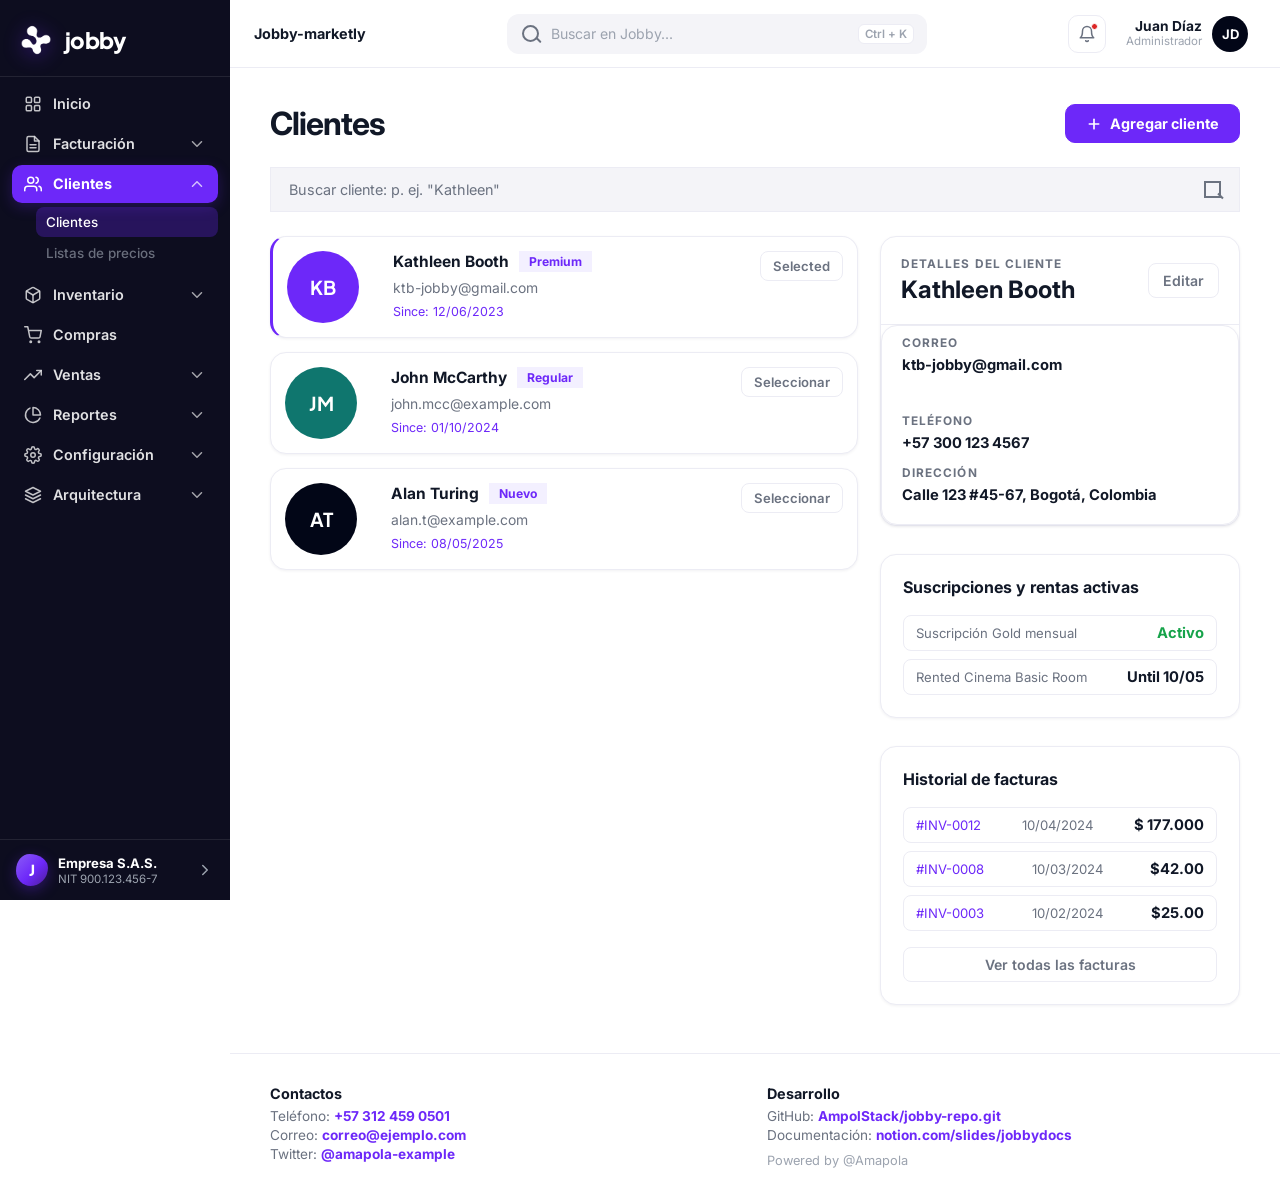
<file: pages/clients.html>
<!DOCTYPE html>
<html lang="es">

<head>
  <meta charset="UTF-8">
  <meta name="viewport" content="width=device-width, initial-scale=1.0">
  <meta name="description"
    content="Jobby ERP – Administra espacios, personal, productos y caja desde una sola vista clara.">
  <title>Jobby ERP - Clientes</title>
  <link rel="preconnect" href="https://fonts.googleapis.com">
  <link rel="preconnect" href="https://fonts.gstatic.com" crossorigin>
  <link href="https://fonts.googleapis.com/css2?family=Outfit:wght@400;500;600;700;800&display=swap" rel="stylesheet">
  <link rel="preconnect" href="https://fonts.googleapis.com">
  <link rel="preconnect" href="https://fonts.gstatic.com" crossorigin>
  <link
    href="https://fonts.googleapis.com/css2?family=Inter:ital,opsz,wght@0,14..32,100..900;1,14..32,100..900&family=Montserrat:ital,wght@0,100..900;1,100..900&display=swap"
    rel="stylesheet">
  <link href="https://fonts.googleapis.com/css2?family=Plus+Jakarta+Sans:wght@400;500;600;700;800&display=swap" rel="stylesheet">
  <link rel="stylesheet" href="../css/tokens.css">
  <link rel="stylesheet" href="../css/styles.css">
  <link rel="stylesheet" href="../css/brand.css">
</head>

<body>
  <!-- Skip to content (accesibilidad) -->
  <a href="#content" class="skip-link">Saltar al contenido</a>

  <!-- Progress bar -->
  <div id="progress-bar"></div>

  <!-- Success toast -->
  <aside id="toast" aria-label="Notificaciones" aria-live="polite">
    <span class="toast-icon">✓</span>
    <span id="toast-message">Listo</span>
  </aside>

  <!-- Bottom Progress bar -->
  <div id="progress-bar-bottom"></div>

  <!-- ── SIDEBAR ─────────────────────────────────────────────── -->
  <aside class="sidebar" id="sidebar" aria-label="Navegación lateral">
    <div class="sidebar-brand">
      <img class="brand-logo" src="../logo.png" alt="" width="36" height="36">
      <span class="brand-wordmark">jobby</span>
    </div>
    <nav class="sidebar-nav" role="navigation" aria-label="Navegación principal">
      <a href="home.html" class="menu-item"><svg aria-hidden="true" width="18" height="18" viewBox="0 0 24 24" fill="none" stroke="currentColor" stroke-width="2" stroke-linecap="round" stroke-linejoin="round"><rect x="3" y="3" width="7" height="7" rx="1.5"/><rect x="14" y="3" width="7" height="7" rx="1.5"/><rect x="3" y="14" width="7" height="7" rx="1.5"/><rect x="14" y="14" width="7" height="7" rx="1.5"/></svg><span>Inicio</span></a>
      <details class="nav-group">
        <summary class="menu-item"><svg aria-hidden="true" width="18" height="18" viewBox="0 0 24 24" fill="none" stroke="currentColor" stroke-width="2" stroke-linecap="round" stroke-linejoin="round"><path d="M14 2H6a2 2 0 0 0-2 2v16a2 2 0 0 0 2 2h12a2 2 0 0 0 2-2V8z"/><polyline points="14 2 14 8 20 8"/><line x1="16" y1="13" x2="8" y2="13"/><line x1="16" y1="17" x2="8" y2="17"/></svg><span>Facturación</span><svg aria-hidden="true" width="18" height="18" viewBox="0 0 24 24" fill="none" stroke="currentColor" stroke-width="2" stroke-linecap="round" stroke-linejoin="round" class="nav-caret"><polyline points="6 9 12 15 18 9"/></svg></summary>
        <div class="submenu">
          <a href="#" class="" aria-disabled="true" title="Disponible en la versión completa">Crear factura</a>
          <a href="transaction-detail.html" class="">Consultar DIAN</a>
          <a href="transaction-detail.html" class="">Documentos electrónicos</a>
          <a href="#" class="" aria-disabled="true" title="Disponible en la versión completa">Lotes de facturación</a>
        </div>
      </details>
      <details class="nav-group has-active" open>
        <summary class="menu-item active"><svg aria-hidden="true" width="18" height="18" viewBox="0 0 24 24" fill="none" stroke="currentColor" stroke-width="2" stroke-linecap="round" stroke-linejoin="round"><path d="M17 21v-2a4 4 0 0 0-4-4H5a4 4 0 0 0-4 4v2"/><circle cx="9" cy="7" r="4"/><path d="M23 21v-2a4 4 0 0 0-3-3.87"/><path d="M16 3.13a4 4 0 0 1 0 7.75"/></svg><span>Clientes</span><svg aria-hidden="true" width="18" height="18" viewBox="0 0 24 24" fill="none" stroke="currentColor" stroke-width="2" stroke-linecap="round" stroke-linejoin="round" class="nav-caret"><polyline points="6 9 12 15 18 9"/></svg></summary>
        <div class="submenu">
          <a href="clients.html" class="active" aria-current="page">Clientes</a>
          <a href="#" class="" aria-disabled="true" title="Disponible en la versión completa">Listas de precios</a>
        </div>
      </details>
      <details class="nav-group">
        <summary class="menu-item"><svg aria-hidden="true" width="18" height="18" viewBox="0 0 24 24" fill="none" stroke="currentColor" stroke-width="2" stroke-linecap="round" stroke-linejoin="round"><path d="M21 16V8a2 2 0 0 0-1-1.73l-7-4a2 2 0 0 0-2 0l-7 4A2 2 0 0 0 3 8v8a2 2 0 0 0 1 1.73l7 4a2 2 0 0 0 2 0l7-4A2 2 0 0 0 21 16z"/><polyline points="3.27 6.96 12 12.01 20.73 6.96"/><line x1="12" y1="22.08" x2="12" y2="12"/></svg><span>Inventario</span><svg aria-hidden="true" width="18" height="18" viewBox="0 0 24 24" fill="none" stroke="currentColor" stroke-width="2" stroke-linecap="round" stroke-linejoin="round" class="nav-caret"><polyline points="6 9 12 15 18 9"/></svg></summary>
        <div class="submenu">
          <a href="products.html" class="">Productos</a>
          <a href="products.html" class="">Stock</a>
          <a href="sectionals.html" class="">Movimientos</a>
        </div>
      </details>
      <a href="subscriptions.html" class="menu-item"><svg aria-hidden="true" width="18" height="18" viewBox="0 0 24 24" fill="none" stroke="currentColor" stroke-width="2" stroke-linecap="round" stroke-linejoin="round"><circle cx="9" cy="21" r="1"/><circle cx="20" cy="21" r="1"/><path d="M1 1h4l2.68 13.39a2 2 0 0 0 2 1.61h9.72a2 2 0 0 0 2-1.61L23 6H6"/></svg><span>Compras</span></a>
      <details class="nav-group">
        <summary class="menu-item"><svg aria-hidden="true" width="18" height="18" viewBox="0 0 24 24" fill="none" stroke="currentColor" stroke-width="2" stroke-linecap="round" stroke-linejoin="round"><polyline points="23 6 13.5 15.5 8.5 10.5 1 18"/><polyline points="17 6 23 6 23 12"/></svg><span>Ventas</span><svg aria-hidden="true" width="18" height="18" viewBox="0 0 24 24" fill="none" stroke="currentColor" stroke-width="2" stroke-linecap="round" stroke-linejoin="round" class="nav-caret"><polyline points="6 9 12 15 18 9"/></svg></summary>
        <div class="submenu">
          <a href="cashier.html" class="">Caja</a>
          <a href="sales.html" class="">Registro de ventas</a>
        </div>
      </details>
      <details class="nav-group">
        <summary class="menu-item"><svg aria-hidden="true" width="18" height="18" viewBox="0 0 24 24" fill="none" stroke="currentColor" stroke-width="2" stroke-linecap="round" stroke-linejoin="round"><path d="M21.21 15.89A10 10 0 1 1 8 2.83"/><path d="M22 12A10 10 0 0 0 12 2v10z"/></svg><span>Reportes</span><svg aria-hidden="true" width="18" height="18" viewBox="0 0 24 24" fill="none" stroke="currentColor" stroke-width="2" stroke-linecap="round" stroke-linejoin="round" class="nav-caret"><polyline points="6 9 12 15 18 9"/></svg></summary>
        <div class="submenu">
          <a href="#" class="" aria-disabled="true" title="Disponible en la versión completa">Financieros</a>
          <a href="#" class="" aria-disabled="true" title="Disponible en la versión completa">Ventas</a>
          <a href="#" class="" aria-disabled="true" title="Disponible en la versión completa">Inventario</a>
          <a href="#" class="" aria-disabled="true" title="Disponible en la versión completa">Personalizados</a>
        </div>
      </details>
      <details class="nav-group">
        <summary class="menu-item"><svg aria-hidden="true" width="18" height="18" viewBox="0 0 24 24" fill="none" stroke="currentColor" stroke-width="2" stroke-linecap="round" stroke-linejoin="round"><circle cx="12" cy="12" r="3"/><path d="M19.4 15a1.65 1.65 0 0 0 .33 1.82l.06.06a2 2 0 0 1-2.83 2.83l-.06-.06a1.65 1.65 0 0 0-1.82-.33 1.65 1.65 0 0 0-1 1.51V21a2 2 0 0 1-4 0v-.09A1.65 1.65 0 0 0 9 19.4a1.65 1.65 0 0 0-1.82.33l-.06.06a2 2 0 0 1-2.83-2.83l.06-.06a1.65 1.65 0 0 0 .33-1.82 1.65 1.65 0 0 0-1.51-1H3a2 2 0 0 1 0-4h.09A1.65 1.65 0 0 0 4.6 9a1.65 1.65 0 0 0-.33-1.82l-.06-.06a2 2 0 0 1 2.83-2.83l.06.06a1.65 1.65 0 0 0 1.82.33H9a1.65 1.65 0 0 0 1-1.51V3a2 2 0 0 1 4 0v.09a1.65 1.65 0 0 0 1 1.51 1.65 1.65 0 0 0 1.82-.33l.06-.06a2 2 0 0 1 2.83 2.83l-.06.06a1.65 1.65 0 0 0-.33 1.82V9a1.65 1.65 0 0 0 1.51 1H21a2 2 0 0 1 0 4h-.09a1.65 1.65 0 0 0-1.51 1z"/></svg><span>Configuración</span><svg aria-hidden="true" width="18" height="18" viewBox="0 0 24 24" fill="none" stroke="currentColor" stroke-width="2" stroke-linecap="round" stroke-linejoin="round" class="nav-caret"><polyline points="6 9 12 15 18 9"/></svg></summary>
        <div class="submenu">
          <a href="sectionals.html" class="">Organización</a>
          <a href="employees.html" class="">Usuarios</a>
          <a href="#" class="" aria-disabled="true" title="Disponible en la versión completa">Permisos</a>
          <a href="#" class="" aria-disabled="true" title="Disponible en la versión completa">Integraciones</a>
        </div>
      </details>
      <details class="nav-group">
        <summary class="menu-item"><svg aria-hidden="true" width="18" height="18" viewBox="0 0 24 24" fill="none" stroke="currentColor" stroke-width="2" stroke-linecap="round" stroke-linejoin="round"><polygon points="12 2 2 7 12 12 22 7 12 2"/><polyline points="2 17 12 22 22 17"/><polyline points="2 12 12 17 22 12"/></svg><span>Arquitectura</span><svg aria-hidden="true" width="18" height="18" viewBox="0 0 24 24" fill="none" stroke="currentColor" stroke-width="2" stroke-linecap="round" stroke-linejoin="round" class="nav-caret"><polyline points="6 9 12 15 18 9"/></svg></summary>
        <div class="submenu">
          <a href="architecture.html#comparacion" class="">AS-IS / TO-BE</a>
          <a href="architecture.html#roadmap" class="">Hoja de ruta</a>
        </div>
      </details>
    </nav>
    <div class="sidebar-footer">
      <span class="brand-blob" aria-hidden="true">J</span>
      <span class="sidebar-footer-copy"><strong>Empresa S.A.S.</strong><span>NIT 900.123.456-7</span></span>
      <svg aria-hidden="true" width="18" height="18" viewBox="0 0 24 24" fill="none" stroke="currentColor" stroke-width="2" stroke-linecap="round" stroke-linejoin="round" class="footer-chevron"><polyline points="9 18 15 12 9 6"/></svg>
    </div>
  </aside>


  <!-- ── MAIN LAYOUT ──────────────────────────────────────────── -->
  <div class="app-layout">
    <!-- TOP BAR -->
    <header class="topbar" role="banner" aria-label="Barra superior">
      <button class="hamburger" id="hamburger" type="button" aria-label="Abrir menú de navegación" aria-expanded="false">
        <span></span><span></span><span></span>
      </button>
      <strong class="topbar-context" id="nav-business">Clientes</strong>
      <label class="topbar-search" for="global-search">
        <span class="brand-search-icon" aria-hidden="true"></span>
        <input type="search" id="global-search" placeholder="Buscar en Jobby..." aria-label="Buscar en Jobby">
        <span class="kbd" aria-hidden="true">Ctrl + K</span>
      </label>
      <div class="topbar-actions">
        <button class="notification-btn" type="button" aria-label="Notificaciones, 1 sin leer">
          <svg aria-hidden="true" width="18" height="18" viewBox="0 0 24 24" fill="none" stroke="currentColor" stroke-width="2" stroke-linecap="round" stroke-linejoin="round"><path d="M18 8A6 6 0 0 0 6 8c0 7-3 9-3 9h18s-3-2-3-9"/><path d="M13.73 21a2 2 0 0 1-3.46 0"/></svg>
          <span class="notif-dot" aria-hidden="true"></span>
        </button>
        <a href="profile.html" class="topbar-right" aria-label="Perfil de Juan Díaz, administrador">
          <span class="topbar-user-wrap">
            <span class="topbar-user">Juan Díaz</span>
            <span class="topbar-role">Administrador</span>
          </span>
          <span class="topbar-avatar" aria-hidden="true">JD</span>
        </a>
      </div>
    </header>

    <!-- CONTENT -->
    <main class="content" role="main" aria-label="Contenido principal" id="content">

      <!-- SCREEN: CLIENTS ──────────────────────────────────── -->
      <section class="screen active" id="clients-screen">
        <div class="page-head">
          <h1>Clientes</h1>
          <button class="cta" id="add-client-btn">
            <svg aria-hidden="true" width="16" height="16" viewBox="0 0 24 24" fill="none" stroke="currentColor"
              stroke-width="2.5" stroke-linecap="round" stroke-linejoin="round">
              <line x1="12" y1="5" x2="12" y2="19" />
              <line x1="5" y1="12" x2="19" y2="12" />
            </svg>
            Agregar cliente
          </button>
        </div>

        <div class="search-pill">
          <span>Buscar cliente: p. ej. "Kathleen"</span>
          <span class="search-icon"></span>
        </div>

        <div class="cashier-layout">
          <div class="cashier-left">
            <!-- Client List -->
            <div class="product-list">
              <article class="product-card" style="cursor: pointer; border-left: 3px solid var(--primary);">
                <div class="employee-avatar violet">KB</div>
                <div class="product-content">
                  <div class="product-heading">
                    <h2>Kathleen Booth</h2>
                    <div class="sales-chip">Premium</div>
                  </div>
                  <p class="body-copy small">ktb-jobby@gmail.com</p>
                  <p class="tags">Since: 12/06/2023</p>
                </div>
                <button class="ghost-action small-button">Selected</button>
              </article>
              <article class="product-card" style="cursor: pointer;">
                <div class="employee-avatar green">JM</div>
                <div class="product-content">
                  <div class="product-heading">
                    <h2>John McCarthy</h2>
                    <div class="sales-chip">Regular</div>
                  </div>
                  <p class="body-copy small">john.mcc@example.com</p>
                  <p class="tags">Since: 01/10/2024</p>
                </div>
                <button class="ghost-action small-button">Seleccionar</button>
              </article>
              <article class="product-card" style="cursor: pointer;">
                <div class="employee-avatar dark">AT</div>
                <div class="product-content">
                  <div class="product-heading">
                    <h2>Alan Turing</h2>
                    <div class="sales-chip">Nuevo</div>
                  </div>
                  <p class="body-copy small">alan.t@example.com</p>
                  <p class="tags">Since: 08/05/2025</p>
                </div>
                <button class="ghost-action small-button">Seleccionar</button>
              </article>
            </div>
          </div>

          <div class="cashier-right">
            <!-- Detalles del cliente Panel -->
            <section class="card">
              <div class="panel-header"
                style="padding: 20px; border-bottom: 1px solid var(--border); margin-bottom: 0;">
                <div>
                  <p class="section-label">Detalles del cliente</p>
                  <h2 id="client-detail-title">Kathleen Booth</h2>
                </div>
                <button class="ghost-action">Editar</button>
              </div>

              <div class="details-grid" style="grid-template-columns: 1fr;">
                <div class="details-side" style="padding-top: 10px;">
                  <div style="display: flex; gap: 40px; flex-wrap: wrap;">
                    <div>
                      <p class="section-label">Correo</p>
                      <strong>ktb-jobby@gmail.com</strong>
                    </div>
                    <div>
                      <p class="section-label">Teléfono</p>
                      <strong>+57 300 123 4567</strong>
                    </div>
                  </div>
                  <div>
                    <p class="section-label">Dirección</p>
                    <strong>Calle 123 #45-67, Bogotá, Colombia</strong>
                  </div>
                </div>
              </div>
            </section>

            <section class="stats-card card" style="margin-top: 14px;">
              <h2>Suscripciones y rentas activas</h2>
              <div class="summary-lines" style="margin-top: 10px;">
                <div><span>Suscripción Gold mensual</span><strong style="color: var(--success);">Activo</strong></div>
                <div><span>Rented Cinema Basic Room</span><strong>Until 10/05</strong></div>
              </div>
            </section>

            <section class="stats-card card" style="margin-top: 14px;">
              <h2>Historial de facturas</h2>
              <div class="summary-lines" style="margin-top: 10px;">
                <div><span
                    style="color: var(--primary);">#INV-0012</span><span>10/04/2024</span><strong>$ 177.000</strong></div>
                <div><span style="color: var(--primary);">#INV-0008</span><span>10/03/2024</span><strong>$42.00</strong>
                </div>
                <div><span style="color: var(--primary);">#INV-0003</span><span>10/02/2024</span><strong>$25.00</strong>
                </div>
              </div>
              <button class="ghost-action" style="margin-top: 16px; width: 100%; justify-content: center;">Ver todas las facturas</button>
            </section>
          </div>
        </div>
      </section>

    </main>

    <!-- FOOTER -->
    <footer class="footer-bar" role="contentinfo" aria-label="Pie de página">
      <div class="footer-section">
        <p class="footer-title">Contactos</p>
        <p>Teléfono: <a href="tel:+573124590501"><strong>+57 312 459 0501</strong></a></p>
        <p>Correo: <a href="mailto:correo@ejemplo.com"><strong>correo@ejemplo.com</strong></a></p>
        <p>Twitter: <a href="https://twitter.com/amapola-example" target="_blank" rel="noopener"><strong>@amapola-example</strong></a></p>
      </div>
      <div class="footer-section">
        <p class="footer-title">Desarrollo</p>
        <p>GitHub: <a href="https://github.com/AmpolStack/jobby-repo" target="_blank" rel="noopener"><strong>AmpolStack/jobby-repo.git</strong></a></p>
        <p>Documentación: <a href="https://notion.com/slides/jobbydocs" target="_blank" rel="noopener"><strong>notion.com/slides/jobbydocs</strong></a></p>
        <p class="footer-powered">Powered by @Amapola</p>
      </div>
    </footer>
  </div>

  <div class="sidebar-backdrop hidden" id="sidebar-backdrop"></div>
  <script src="../js/script.js"></script>
</body>

</html>
</file>
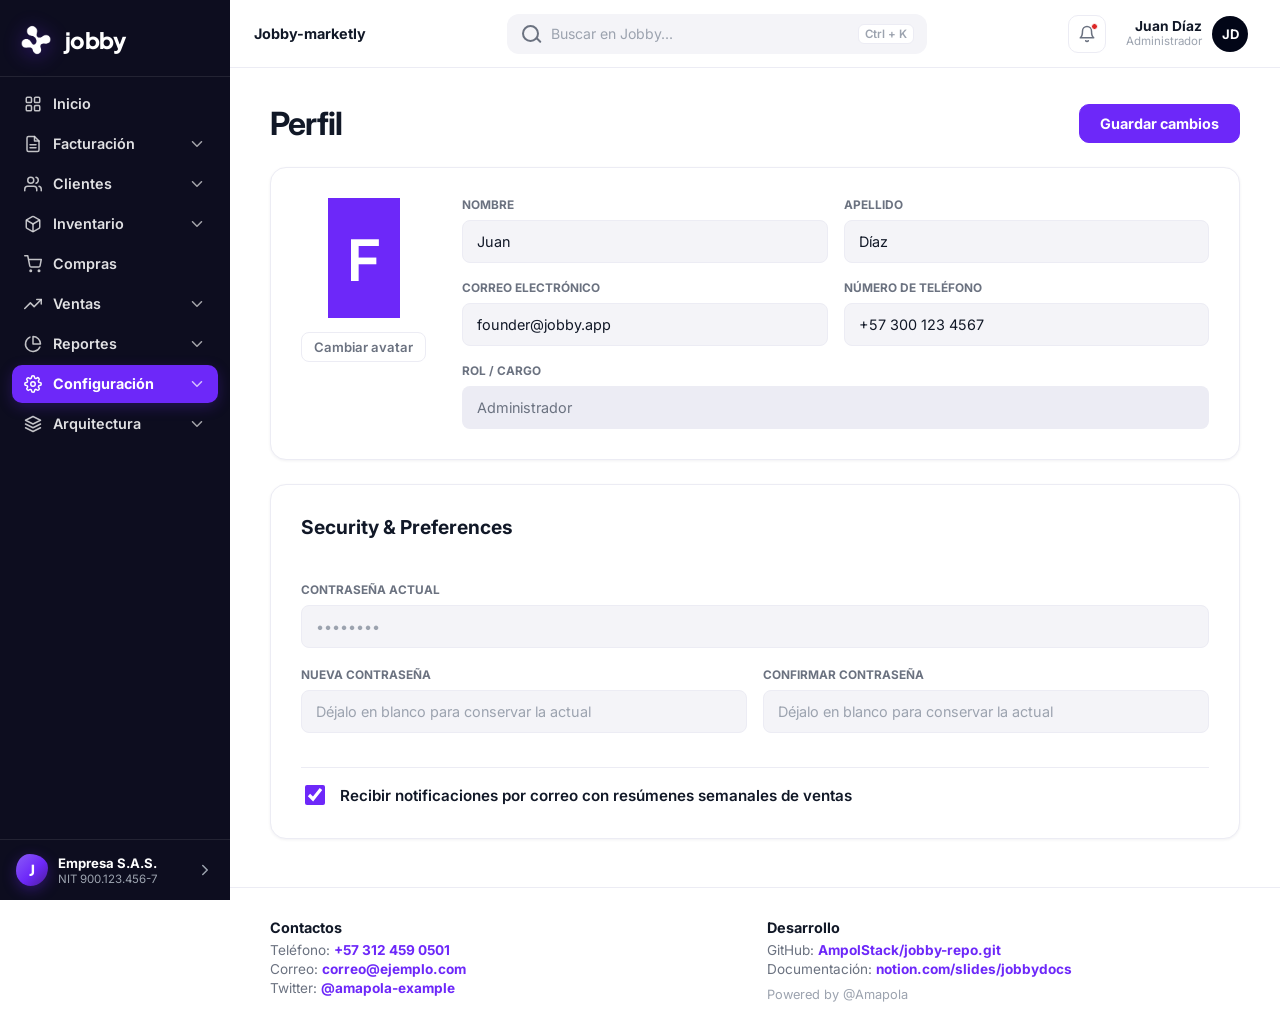
<file: pages/profile.html>
<!DOCTYPE html>
<html lang="es">

<head>
  <meta charset="UTF-8">
  <meta name="viewport" content="width=device-width, initial-scale=1.0">
  <meta name="description"
    content="Jobby ERP – Administra espacios, personal, productos y caja desde una sola vista clara.">
  <title>Jobby ERP - Perfil</title>
  <link rel="preconnect" href="https://fonts.googleapis.com">
  <link rel="preconnect" href="https://fonts.gstatic.com" crossorigin>
  <link href="https://fonts.googleapis.com/css2?family=Outfit:wght@400;500;600;700;800&display=swap" rel="stylesheet">
  <link rel="preconnect" href="https://fonts.googleapis.com">
  <link rel="preconnect" href="https://fonts.gstatic.com" crossorigin>
  <link
    href="https://fonts.googleapis.com/css2?family=Inter:ital,opsz,wght@0,14..32,100..900;1,14..32,100..900&family=Montserrat:ital,wght@0,100..900;1,100..900&display=swap"
    rel="stylesheet">
  <link href="https://fonts.googleapis.com/css2?family=Plus+Jakarta+Sans:wght@400;500;600;700;800&display=swap" rel="stylesheet">
  <link rel="stylesheet" href="../css/tokens.css">
  <link rel="stylesheet" href="../css/styles.css">
  <link rel="stylesheet" href="../css/brand.css">
</head>

<body>
  <!-- Skip to content (accesibilidad) -->
  <a href="#content" class="skip-link">Saltar al contenido</a>

  <!-- Progress bar -->
  <div id="progress-bar"></div>

  <!-- Success toast -->
  <aside id="toast" aria-label="Notificaciones" aria-live="polite">
    <span class="toast-icon">✓</span>
    <span id="toast-message">Listo</span>
  </aside>

  <!-- Bottom Progress bar -->
  <div id="progress-bar-bottom"></div>

  <!-- ── SIDEBAR ─────────────────────────────────────────────── -->
  <aside class="sidebar" id="sidebar" aria-label="Navegación lateral">
    <div class="sidebar-brand">
      <img class="brand-logo" src="../logo.png" alt="" width="36" height="36">
      <span class="brand-wordmark">jobby</span>
    </div>
    <nav class="sidebar-nav" role="navigation" aria-label="Navegación principal">
      <a href="home.html" class="menu-item"><svg aria-hidden="true" width="18" height="18" viewBox="0 0 24 24" fill="none" stroke="currentColor" stroke-width="2" stroke-linecap="round" stroke-linejoin="round"><rect x="3" y="3" width="7" height="7" rx="1.5"/><rect x="14" y="3" width="7" height="7" rx="1.5"/><rect x="3" y="14" width="7" height="7" rx="1.5"/><rect x="14" y="14" width="7" height="7" rx="1.5"/></svg><span>Inicio</span></a>
      <details class="nav-group">
        <summary class="menu-item"><svg aria-hidden="true" width="18" height="18" viewBox="0 0 24 24" fill="none" stroke="currentColor" stroke-width="2" stroke-linecap="round" stroke-linejoin="round"><path d="M14 2H6a2 2 0 0 0-2 2v16a2 2 0 0 0 2 2h12a2 2 0 0 0 2-2V8z"/><polyline points="14 2 14 8 20 8"/><line x1="16" y1="13" x2="8" y2="13"/><line x1="16" y1="17" x2="8" y2="17"/></svg><span>Facturación</span><svg aria-hidden="true" width="18" height="18" viewBox="0 0 24 24" fill="none" stroke="currentColor" stroke-width="2" stroke-linecap="round" stroke-linejoin="round" class="nav-caret"><polyline points="6 9 12 15 18 9"/></svg></summary>
        <div class="submenu">
          <a href="#" class="" aria-disabled="true" title="Disponible en la versión completa">Crear factura</a>
          <a href="transaction-detail.html" class="">Consultar DIAN</a>
          <a href="transaction-detail.html" class="">Documentos electrónicos</a>
          <a href="#" class="" aria-disabled="true" title="Disponible en la versión completa">Lotes de facturación</a>
        </div>
      </details>
      <details class="nav-group">
        <summary class="menu-item"><svg aria-hidden="true" width="18" height="18" viewBox="0 0 24 24" fill="none" stroke="currentColor" stroke-width="2" stroke-linecap="round" stroke-linejoin="round"><path d="M17 21v-2a4 4 0 0 0-4-4H5a4 4 0 0 0-4 4v2"/><circle cx="9" cy="7" r="4"/><path d="M23 21v-2a4 4 0 0 0-3-3.87"/><path d="M16 3.13a4 4 0 0 1 0 7.75"/></svg><span>Clientes</span><svg aria-hidden="true" width="18" height="18" viewBox="0 0 24 24" fill="none" stroke="currentColor" stroke-width="2" stroke-linecap="round" stroke-linejoin="round" class="nav-caret"><polyline points="6 9 12 15 18 9"/></svg></summary>
        <div class="submenu">
          <a href="clients.html" class="">Clientes</a>
          <a href="#" class="" aria-disabled="true" title="Disponible en la versión completa">Listas de precios</a>
        </div>
      </details>
      <details class="nav-group">
        <summary class="menu-item"><svg aria-hidden="true" width="18" height="18" viewBox="0 0 24 24" fill="none" stroke="currentColor" stroke-width="2" stroke-linecap="round" stroke-linejoin="round"><path d="M21 16V8a2 2 0 0 0-1-1.73l-7-4a2 2 0 0 0-2 0l-7 4A2 2 0 0 0 3 8v8a2 2 0 0 0 1 1.73l7 4a2 2 0 0 0 2 0l7-4A2 2 0 0 0 21 16z"/><polyline points="3.27 6.96 12 12.01 20.73 6.96"/><line x1="12" y1="22.08" x2="12" y2="12"/></svg><span>Inventario</span><svg aria-hidden="true" width="18" height="18" viewBox="0 0 24 24" fill="none" stroke="currentColor" stroke-width="2" stroke-linecap="round" stroke-linejoin="round" class="nav-caret"><polyline points="6 9 12 15 18 9"/></svg></summary>
        <div class="submenu">
          <a href="products.html" class="">Productos</a>
          <a href="products.html" class="">Stock</a>
          <a href="sectionals.html" class="">Movimientos</a>
        </div>
      </details>
      <a href="subscriptions.html" class="menu-item"><svg aria-hidden="true" width="18" height="18" viewBox="0 0 24 24" fill="none" stroke="currentColor" stroke-width="2" stroke-linecap="round" stroke-linejoin="round"><circle cx="9" cy="21" r="1"/><circle cx="20" cy="21" r="1"/><path d="M1 1h4l2.68 13.39a2 2 0 0 0 2 1.61h9.72a2 2 0 0 0 2-1.61L23 6H6"/></svg><span>Compras</span></a>
      <details class="nav-group">
        <summary class="menu-item"><svg aria-hidden="true" width="18" height="18" viewBox="0 0 24 24" fill="none" stroke="currentColor" stroke-width="2" stroke-linecap="round" stroke-linejoin="round"><polyline points="23 6 13.5 15.5 8.5 10.5 1 18"/><polyline points="17 6 23 6 23 12"/></svg><span>Ventas</span><svg aria-hidden="true" width="18" height="18" viewBox="0 0 24 24" fill="none" stroke="currentColor" stroke-width="2" stroke-linecap="round" stroke-linejoin="round" class="nav-caret"><polyline points="6 9 12 15 18 9"/></svg></summary>
        <div class="submenu">
          <a href="cashier.html" class="">Caja</a>
          <a href="sales.html" class="">Registro de ventas</a>
        </div>
      </details>
      <details class="nav-group">
        <summary class="menu-item"><svg aria-hidden="true" width="18" height="18" viewBox="0 0 24 24" fill="none" stroke="currentColor" stroke-width="2" stroke-linecap="round" stroke-linejoin="round"><path d="M21.21 15.89A10 10 0 1 1 8 2.83"/><path d="M22 12A10 10 0 0 0 12 2v10z"/></svg><span>Reportes</span><svg aria-hidden="true" width="18" height="18" viewBox="0 0 24 24" fill="none" stroke="currentColor" stroke-width="2" stroke-linecap="round" stroke-linejoin="round" class="nav-caret"><polyline points="6 9 12 15 18 9"/></svg></summary>
        <div class="submenu">
          <a href="#" class="" aria-disabled="true" title="Disponible en la versión completa">Financieros</a>
          <a href="#" class="" aria-disabled="true" title="Disponible en la versión completa">Ventas</a>
          <a href="#" class="" aria-disabled="true" title="Disponible en la versión completa">Inventario</a>
          <a href="#" class="" aria-disabled="true" title="Disponible en la versión completa">Personalizados</a>
        </div>
      </details>
      <details class="nav-group">
        <summary class="menu-item active"><svg aria-hidden="true" width="18" height="18" viewBox="0 0 24 24" fill="none" stroke="currentColor" stroke-width="2" stroke-linecap="round" stroke-linejoin="round"><circle cx="12" cy="12" r="3"/><path d="M19.4 15a1.65 1.65 0 0 0 .33 1.82l.06.06a2 2 0 0 1-2.83 2.83l-.06-.06a1.65 1.65 0 0 0-1.82-.33 1.65 1.65 0 0 0-1 1.51V21a2 2 0 0 1-4 0v-.09A1.65 1.65 0 0 0 9 19.4a1.65 1.65 0 0 0-1.82.33l-.06.06a2 2 0 0 1-2.83-2.83l.06-.06a1.65 1.65 0 0 0 .33-1.82 1.65 1.65 0 0 0-1.51-1H3a2 2 0 0 1 0-4h.09A1.65 1.65 0 0 0 4.6 9a1.65 1.65 0 0 0-.33-1.82l-.06-.06a2 2 0 0 1 2.83-2.83l.06.06a1.65 1.65 0 0 0 1.82.33H9a1.65 1.65 0 0 0 1-1.51V3a2 2 0 0 1 4 0v.09a1.65 1.65 0 0 0 1 1.51 1.65 1.65 0 0 0 1.82-.33l.06-.06a2 2 0 0 1 2.83 2.83l-.06.06a1.65 1.65 0 0 0-.33 1.82V9a1.65 1.65 0 0 0 1.51 1H21a2 2 0 0 1 0 4h-.09a1.65 1.65 0 0 0-1.51 1z"/></svg><span>Configuración</span><svg aria-hidden="true" width="18" height="18" viewBox="0 0 24 24" fill="none" stroke="currentColor" stroke-width="2" stroke-linecap="round" stroke-linejoin="round" class="nav-caret"><polyline points="6 9 12 15 18 9"/></svg></summary>
        <div class="submenu">
          <a href="sectionals.html" class="">Organización</a>
          <a href="employees.html" class="">Usuarios</a>
          <a href="#" class="" aria-disabled="true" title="Disponible en la versión completa">Permisos</a>
          <a href="#" class="" aria-disabled="true" title="Disponible en la versión completa">Integraciones</a>
        </div>
      </details>
      <details class="nav-group">
        <summary class="menu-item"><svg aria-hidden="true" width="18" height="18" viewBox="0 0 24 24" fill="none" stroke="currentColor" stroke-width="2" stroke-linecap="round" stroke-linejoin="round"><polygon points="12 2 2 7 12 12 22 7 12 2"/><polyline points="2 17 12 22 22 17"/><polyline points="2 12 12 17 22 12"/></svg><span>Arquitectura</span><svg aria-hidden="true" width="18" height="18" viewBox="0 0 24 24" fill="none" stroke="currentColor" stroke-width="2" stroke-linecap="round" stroke-linejoin="round" class="nav-caret"><polyline points="6 9 12 15 18 9"/></svg></summary>
        <div class="submenu">
          <a href="architecture.html#comparacion" class="">AS-IS / TO-BE</a>
          <a href="architecture.html#roadmap" class="">Hoja de ruta</a>
        </div>
      </details>
    </nav>
    <div class="sidebar-footer">
      <span class="brand-blob" aria-hidden="true">J</span>
      <span class="sidebar-footer-copy"><strong>Empresa S.A.S.</strong><span>NIT 900.123.456-7</span></span>
      <svg aria-hidden="true" width="18" height="18" viewBox="0 0 24 24" fill="none" stroke="currentColor" stroke-width="2" stroke-linecap="round" stroke-linejoin="round" class="footer-chevron"><polyline points="9 18 15 12 9 6"/></svg>
    </div>
  </aside>


  <!-- ── MAIN LAYOUT ──────────────────────────────────────────── -->
  <div class="app-layout">
    <!-- TOP BAR -->
    <header class="topbar" role="banner" aria-label="Barra superior">
      <button class="hamburger" id="hamburger" type="button" aria-label="Abrir menú de navegación" aria-expanded="false">
        <span></span><span></span><span></span>
      </button>
      <strong class="topbar-context" id="nav-business">Mi perfil</strong>
      <label class="topbar-search" for="global-search">
        <span class="brand-search-icon" aria-hidden="true"></span>
        <input type="search" id="global-search" placeholder="Buscar en Jobby..." aria-label="Buscar en Jobby">
        <span class="kbd" aria-hidden="true">Ctrl + K</span>
      </label>
      <div class="topbar-actions">
        <button class="notification-btn" type="button" aria-label="Notificaciones, 1 sin leer">
          <svg aria-hidden="true" width="18" height="18" viewBox="0 0 24 24" fill="none" stroke="currentColor" stroke-width="2" stroke-linecap="round" stroke-linejoin="round"><path d="M18 8A6 6 0 0 0 6 8c0 7-3 9-3 9h18s-3-2-3-9"/><path d="M13.73 21a2 2 0 0 1-3.46 0"/></svg>
          <span class="notif-dot" aria-hidden="true"></span>
        </button>
        <a href="profile.html" class="topbar-right" aria-label="Perfil de Juan Díaz, administrador">
          <span class="topbar-user-wrap">
            <span class="topbar-user">Juan Díaz</span>
            <span class="topbar-role">Administrador</span>
          </span>
          <span class="topbar-avatar" aria-hidden="true">JD</span>
        </a>
      </div>
    </header>

    <!-- CONTENT -->
    <main class="content" role="main" aria-label="Contenido principal" id="content">

      <!-- SCREEN: USER PROFILE ───────────────────────────────── -->
      <section class="screen active" id="profile-screen">
        <div class="page-head">
          <h1>Perfil</h1>
          <button class="cta" onclick="simulateOperation('¡Perfil actualizado correctamente!')">Guardar cambios</button>
        </div>

        <div class="dashboard-grid">
          <!-- Profile Info Card -->
          <div class="dashboard-main card" style="padding: 30px;">
            <div style="display: flex; gap: 36px; align-items: flex-start; flex-wrap: wrap;">
              <div style="text-align: center; display: flex; flex-direction: column; gap: 14px;">
                <div class="employee-avatar violet"
                  style="width: 120px; height: 120px; font-size: 3.5rem; margin: 0 auto; border-radius: 0;">F</div>
                <button class="ghost-action small-button" style="justify-content: center;">Cambiar avatar</button>
              </div>
              <div style="flex: 1; min-width: 250px;">
                <form onsubmit="event.preventDefault();" style="display: flex; flex-direction: column; gap: 18px;">
                  <div class="form-row">
                    <div class="form-group">
                      <label for="profile-firstname">Nombre</label>
                      <input type="text" id="profile-firstname" class="brand-input" value="Juan">
                    </div>
                    <div class="form-group">
                      <label for="profile-lastname">Apellido</label>
                      <input type="text" id="profile-lastname" class="brand-input" value="Díaz">
                    </div>
                  </div>
                  <div class="form-row">
                    <div class="form-group">
                      <label for="profile-email">Correo electrónico</label>
                      <input type="email" id="profile-email" class="brand-input" value="founder@jobby.app">
                    </div>
                    <div class="form-group">
                      <label for="profile-phone">Número de teléfono</label>
                      <input type="tel" id="profile-phone" class="brand-input" value="+57 300 123 4567">
                    </div>
                  </div>
                  <div class="form-group">
                    <label for="profile-role">Rol / Cargo</label>
                    <input type="text" id="profile-role" class="brand-input" value="Administrador" readonly
                      style="background: var(--surface-alt); color: var(--muted); cursor: not-allowed; border-color: transparent;">
                  </div>
                </form>
              </div>
            </div>
          </div>

          <!-- Security Card -->
          <div class="dashboard-main card" style="padding: 30px; margin-top: 24px;">
            <h2 style="font-size: 1.2rem; margin-bottom: 24px; font-weight: 700;">Security & Preferences</h2>
            <form onsubmit="event.preventDefault();" style="display: grid; gap: 20px;">
              <div class="form-group">
                <label for="current-password">Contraseña actual</label>
                <input type="password" id="current-password" class="brand-input" placeholder="••••••••">
              </div>
              <div class="form-row">
                <div class="form-group">
                  <label for="new-password">Nueva contraseña</label>
                  <input type="password" id="new-password" class="brand-input" placeholder="Déjalo en blanco para conservar la actual">
                </div>
                <div class="form-group">
                  <label for="confirm-password">Confirmar contraseña</label>
                  <input type="password" id="confirm-password" class="brand-input" placeholder="Déjalo en blanco para conservar la actual">
                </div>
              </div>
              <div style="margin-top: 14px; padding-top: 14px; border-top: 1px solid var(--border);">
                <label
                  style="display: flex; align-items: center; gap: 12px; cursor: pointer; font-size: 0.95rem; font-weight: 600; color: var(--text);">
                  <input type="checkbox" checked style="width: 20px; height: 20px; accent-color: var(--primary);">
                  Recibir notificaciones por correo con resúmenes semanales de ventas
                </label>
              </div>
            </form>
          </div>
        </div>
      </section>

    </main>

    <!-- FOOTER -->
    <footer class="footer-bar" role="contentinfo" aria-label="Pie de página">
      <div class="footer-section">
        <p class="footer-title">Contactos</p>
        <p>Teléfono: <a href="tel:+573124590501"><strong>+57 312 459 0501</strong></a></p>
        <p>Correo: <a href="mailto:correo@ejemplo.com"><strong>correo@ejemplo.com</strong></a></p>
        <p>Twitter: <a href="https://twitter.com/amapola-example" target="_blank" rel="noopener"><strong>@amapola-example</strong></a></p>
      </div>
      <div class="footer-section">
        <p class="footer-title">Desarrollo</p>
        <p>GitHub: <a href="https://github.com/AmpolStack/jobby-repo" target="_blank" rel="noopener"><strong>AmpolStack/jobby-repo.git</strong></a></p>
        <p>Documentación: <a href="https://notion.com/slides/jobbydocs" target="_blank" rel="noopener"><strong>notion.com/slides/jobbydocs</strong></a></p>
        <p class="footer-powered">Powered by @Amapola</p>
      </div>
    </footer>
  </div>

  <div class="sidebar-backdrop hidden" id="sidebar-backdrop"></div>
  <script src="../js/script.js"></script>
</body>

</html>
</file>
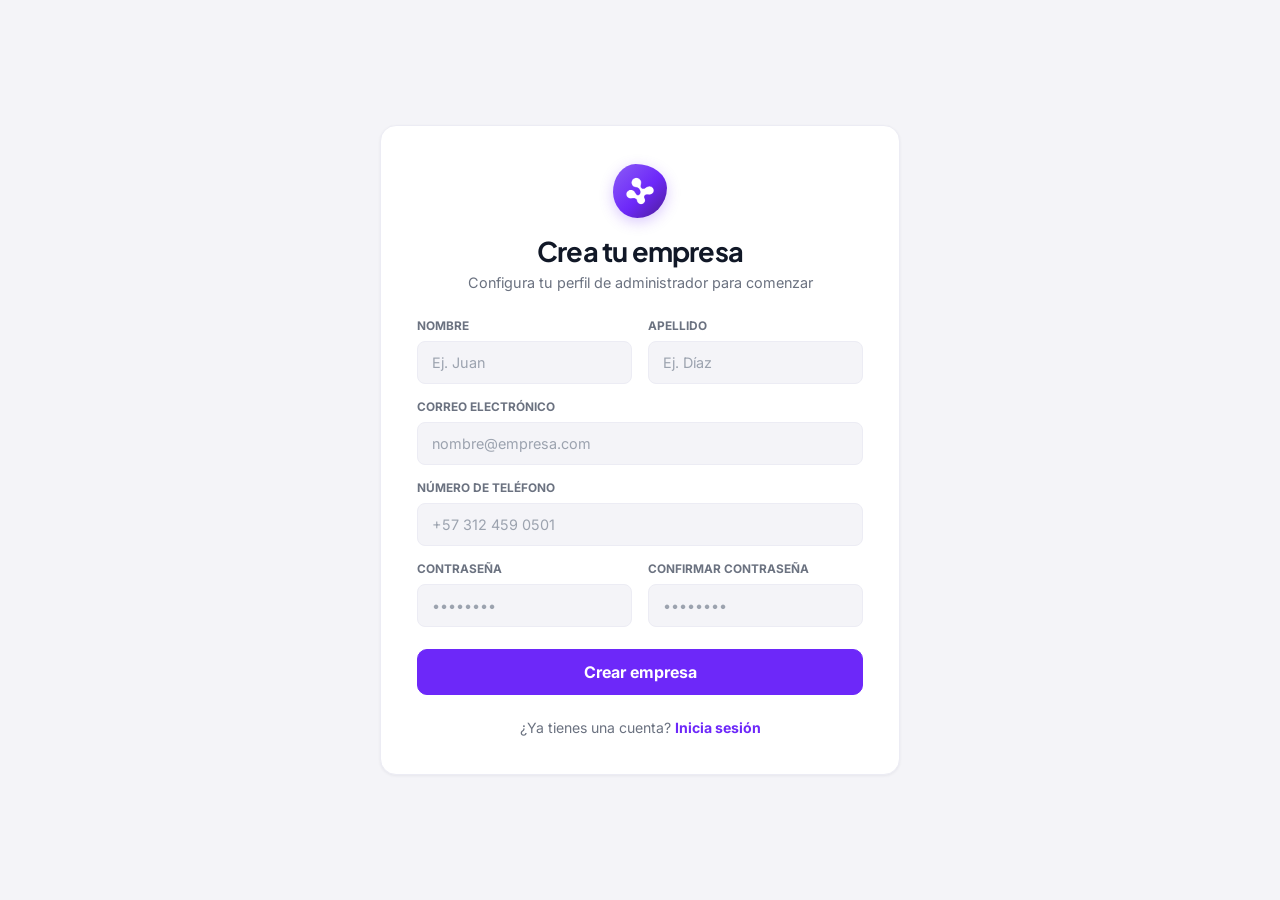
<file: pages/register.html>
<!DOCTYPE html>
<html lang="es">

<head>
  <meta charset="UTF-8">
  <meta name="viewport" content="width=device-width, initial-scale=1.0">
  <meta name="description" content="Jobby ERP – Crea la cuenta de tu empresa y empieza a facturar.">
  <title>Jobby ERP - Crea tu empresa</title>
  <link rel="preconnect" href="https://fonts.googleapis.com">
  <link rel="preconnect" href="https://fonts.gstatic.com" crossorigin>
  <link href="https://fonts.googleapis.com/css2?family=Outfit:wght@400;500;600;700;800&display=swap" rel="stylesheet">
  <link rel="preconnect" href="https://fonts.googleapis.com">
  <link rel="preconnect" href="https://fonts.gstatic.com" crossorigin>
  <link
    href="https://fonts.googleapis.com/css2?family=Inter:ital,opsz,wght@0,14..32,100..900;1,14..32,100..900&family=Montserrat:ital,wght@0,100..900;1,100..900&display=swap"
    rel="stylesheet">
  <link href="https://fonts.googleapis.com/css2?family=Plus+Jakarta+Sans:wght@400;500;600;700;800&display=swap" rel="stylesheet">
  <link rel="stylesheet" href="../css/tokens.css">
  <link rel="stylesheet" href="../css/styles.css">
  <link rel="stylesheet" href="../css/brand.css">
</head>

<body class="auth-page">
  <main role="main">
    <div class="auth-card auth-card--wide">
      <div class="auth-logo"><img src="../logo.png" alt="Jobby" width="34" height="34"></div>
      <h1 class="auth-title">Crea tu empresa</h1>
      <p class="auth-sub">Configura tu perfil de administrador para comenzar</p>

      <form class="auth-form" onsubmit="event.preventDefault(); window.location.href='home.html';">
        <div class="form-row">
          <div class="form-group">
            <label for="reg-firstname">Nombre</label>
            <input type="text" id="reg-firstname" class="brand-input" placeholder="Ej. Juan" autocomplete="given-name" required>
          </div>
          <div class="form-group">
            <label for="reg-lastname">Apellido</label>
            <input type="text" id="reg-lastname" class="brand-input" placeholder="Ej. Díaz" autocomplete="family-name" required>
          </div>
        </div>

        <div class="form-group">
          <label for="reg-email">Correo electrónico</label>
          <input type="email" id="reg-email" class="brand-input" placeholder="nombre@empresa.com" autocomplete="email" required>
        </div>

        <div class="form-group">
          <label for="reg-phone">Número de teléfono</label>
          <input type="tel" id="reg-phone" class="brand-input" placeholder="+57 312 459 0501" autocomplete="tel" required>
        </div>

        <div class="form-row">
          <div class="form-group">
            <label for="reg-password">Contraseña</label>
            <input type="password" id="reg-password" class="brand-input" placeholder="••••••••" autocomplete="new-password" required>
          </div>
          <div class="form-group">
            <label for="reg-confirm">Confirmar contraseña</label>
            <input type="password" id="reg-confirm" class="brand-input" placeholder="••••••••" autocomplete="new-password" required>
          </div>
        </div>

        <button type="submit" class="cta">Crear empresa</button>
      </form>

      <div class="auth-footer">
        ¿Ya tienes una cuenta? <a class="auth-link" href="../index.html">Inicia sesión</a>
      </div>
    </div>
  </main>
</body>

</html>
</file>
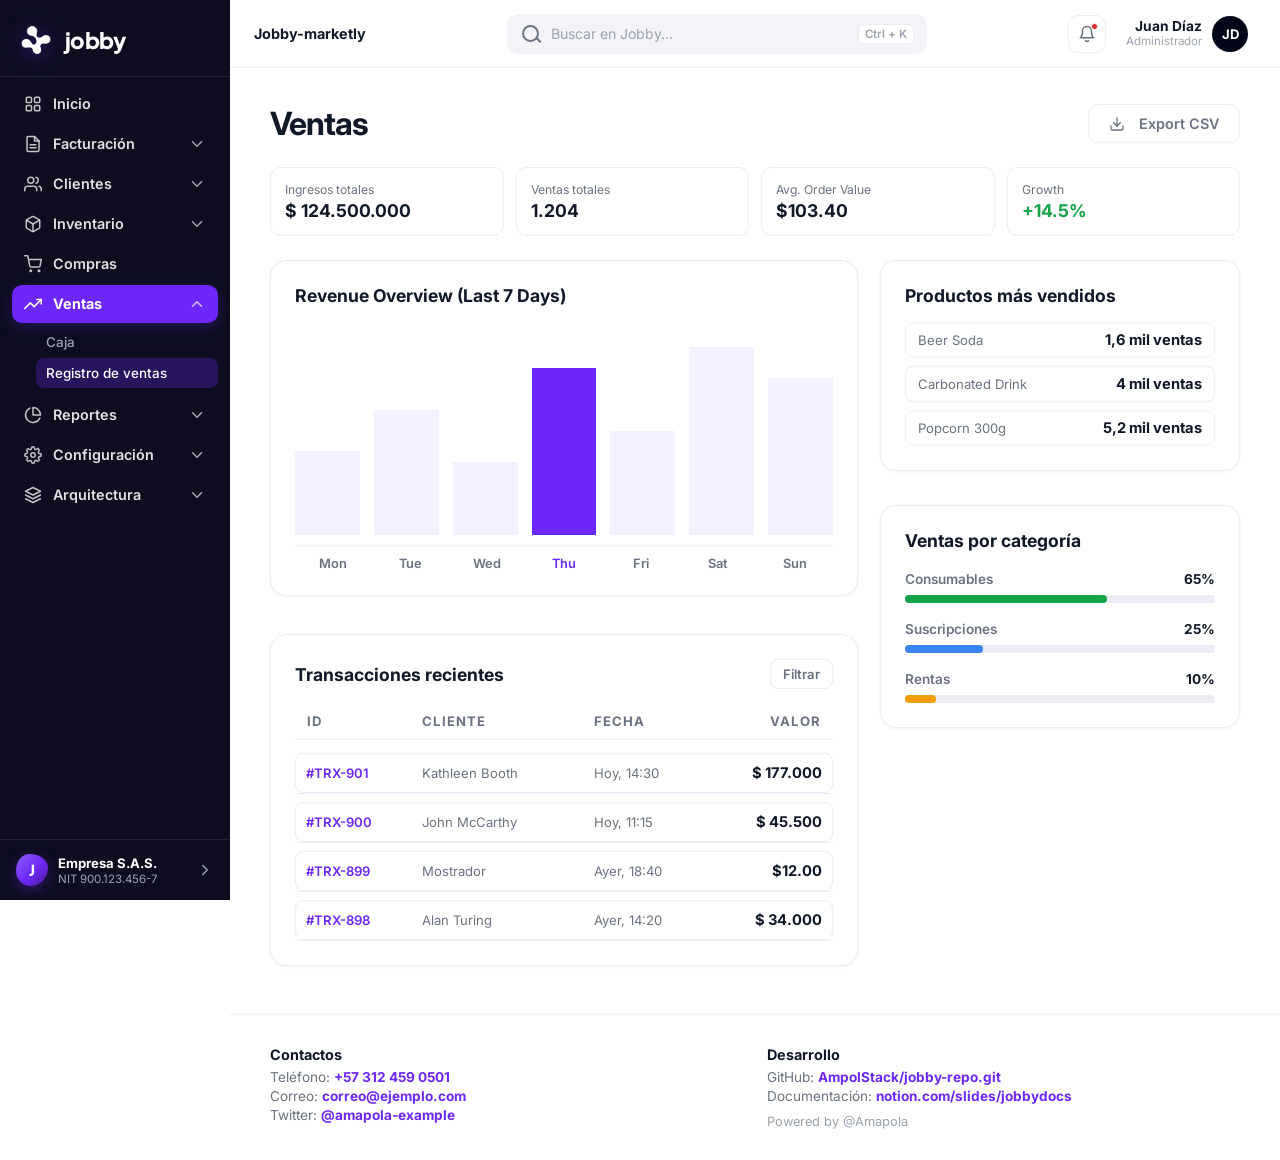
<file: pages/sales.html>
<!DOCTYPE html>
<html lang="es">

<head>
  <meta charset="UTF-8">
  <meta name="viewport" content="width=device-width, initial-scale=1.0">
  <meta name="description"
    content="Jobby ERP – Administra espacios, personal, productos y caja desde una sola vista clara.">
  <title>Jobby ERP - Ventas</title>
  <link rel="preconnect" href="https://fonts.googleapis.com">
  <link rel="preconnect" href="https://fonts.gstatic.com" crossorigin>
  <link href="https://fonts.googleapis.com/css2?family=Outfit:wght@400;500;600;700;800&display=swap" rel="stylesheet">
  <link rel="preconnect" href="https://fonts.googleapis.com">
  <link rel="preconnect" href="https://fonts.gstatic.com" crossorigin>
  <link
    href="https://fonts.googleapis.com/css2?family=Inter:ital,opsz,wght@0,14..32,100..900;1,14..32,100..900&family=Montserrat:ital,wght@0,100..900;1,100..900&display=swap"
    rel="stylesheet">
  <link href="https://fonts.googleapis.com/css2?family=Plus+Jakarta+Sans:wght@400;500;600;700;800&display=swap" rel="stylesheet">
  <link rel="stylesheet" href="../css/tokens.css">
  <link rel="stylesheet" href="../css/styles.css">
  <link rel="stylesheet" href="../css/brand.css">
</head>

<body>
  <!-- Skip to content (accesibilidad) -->
  <a href="#content" class="skip-link">Saltar al contenido</a>

  <!-- Progress bar -->
  <div id="progress-bar"></div>

  <!-- Success toast -->
  <aside id="toast" aria-label="Notificaciones" aria-live="polite">
    <span class="toast-icon">✓</span>
    <span id="toast-message">Listo</span>
  </aside>

  <!-- Bottom Progress bar -->
  <div id="progress-bar-bottom"></div>

  <!-- ── SIDEBAR ─────────────────────────────────────────────── -->
  <aside class="sidebar" id="sidebar" aria-label="Navegación lateral">
    <div class="sidebar-brand">
      <img class="brand-logo" src="../logo.png" alt="" width="36" height="36">
      <span class="brand-wordmark">jobby</span>
    </div>
    <nav class="sidebar-nav" role="navigation" aria-label="Navegación principal">
      <a href="home.html" class="menu-item"><svg aria-hidden="true" width="18" height="18" viewBox="0 0 24 24" fill="none" stroke="currentColor" stroke-width="2" stroke-linecap="round" stroke-linejoin="round"><rect x="3" y="3" width="7" height="7" rx="1.5"/><rect x="14" y="3" width="7" height="7" rx="1.5"/><rect x="3" y="14" width="7" height="7" rx="1.5"/><rect x="14" y="14" width="7" height="7" rx="1.5"/></svg><span>Inicio</span></a>
      <details class="nav-group">
        <summary class="menu-item"><svg aria-hidden="true" width="18" height="18" viewBox="0 0 24 24" fill="none" stroke="currentColor" stroke-width="2" stroke-linecap="round" stroke-linejoin="round"><path d="M14 2H6a2 2 0 0 0-2 2v16a2 2 0 0 0 2 2h12a2 2 0 0 0 2-2V8z"/><polyline points="14 2 14 8 20 8"/><line x1="16" y1="13" x2="8" y2="13"/><line x1="16" y1="17" x2="8" y2="17"/></svg><span>Facturación</span><svg aria-hidden="true" width="18" height="18" viewBox="0 0 24 24" fill="none" stroke="currentColor" stroke-width="2" stroke-linecap="round" stroke-linejoin="round" class="nav-caret"><polyline points="6 9 12 15 18 9"/></svg></summary>
        <div class="submenu">
          <a href="#" class="" aria-disabled="true" title="Disponible en la versión completa">Crear factura</a>
          <a href="transaction-detail.html" class="">Consultar DIAN</a>
          <a href="transaction-detail.html" class="">Documentos electrónicos</a>
          <a href="#" class="" aria-disabled="true" title="Disponible en la versión completa">Lotes de facturación</a>
        </div>
      </details>
      <details class="nav-group">
        <summary class="menu-item"><svg aria-hidden="true" width="18" height="18" viewBox="0 0 24 24" fill="none" stroke="currentColor" stroke-width="2" stroke-linecap="round" stroke-linejoin="round"><path d="M17 21v-2a4 4 0 0 0-4-4H5a4 4 0 0 0-4 4v2"/><circle cx="9" cy="7" r="4"/><path d="M23 21v-2a4 4 0 0 0-3-3.87"/><path d="M16 3.13a4 4 0 0 1 0 7.75"/></svg><span>Clientes</span><svg aria-hidden="true" width="18" height="18" viewBox="0 0 24 24" fill="none" stroke="currentColor" stroke-width="2" stroke-linecap="round" stroke-linejoin="round" class="nav-caret"><polyline points="6 9 12 15 18 9"/></svg></summary>
        <div class="submenu">
          <a href="clients.html" class="">Clientes</a>
          <a href="#" class="" aria-disabled="true" title="Disponible en la versión completa">Listas de precios</a>
        </div>
      </details>
      <details class="nav-group">
        <summary class="menu-item"><svg aria-hidden="true" width="18" height="18" viewBox="0 0 24 24" fill="none" stroke="currentColor" stroke-width="2" stroke-linecap="round" stroke-linejoin="round"><path d="M21 16V8a2 2 0 0 0-1-1.73l-7-4a2 2 0 0 0-2 0l-7 4A2 2 0 0 0 3 8v8a2 2 0 0 0 1 1.73l7 4a2 2 0 0 0 2 0l7-4A2 2 0 0 0 21 16z"/><polyline points="3.27 6.96 12 12.01 20.73 6.96"/><line x1="12" y1="22.08" x2="12" y2="12"/></svg><span>Inventario</span><svg aria-hidden="true" width="18" height="18" viewBox="0 0 24 24" fill="none" stroke="currentColor" stroke-width="2" stroke-linecap="round" stroke-linejoin="round" class="nav-caret"><polyline points="6 9 12 15 18 9"/></svg></summary>
        <div class="submenu">
          <a href="products.html" class="">Productos</a>
          <a href="products.html" class="">Stock</a>
          <a href="sectionals.html" class="">Movimientos</a>
        </div>
      </details>
      <a href="subscriptions.html" class="menu-item"><svg aria-hidden="true" width="18" height="18" viewBox="0 0 24 24" fill="none" stroke="currentColor" stroke-width="2" stroke-linecap="round" stroke-linejoin="round"><circle cx="9" cy="21" r="1"/><circle cx="20" cy="21" r="1"/><path d="M1 1h4l2.68 13.39a2 2 0 0 0 2 1.61h9.72a2 2 0 0 0 2-1.61L23 6H6"/></svg><span>Compras</span></a>
      <details class="nav-group has-active" open>
        <summary class="menu-item active"><svg aria-hidden="true" width="18" height="18" viewBox="0 0 24 24" fill="none" stroke="currentColor" stroke-width="2" stroke-linecap="round" stroke-linejoin="round"><polyline points="23 6 13.5 15.5 8.5 10.5 1 18"/><polyline points="17 6 23 6 23 12"/></svg><span>Ventas</span><svg aria-hidden="true" width="18" height="18" viewBox="0 0 24 24" fill="none" stroke="currentColor" stroke-width="2" stroke-linecap="round" stroke-linejoin="round" class="nav-caret"><polyline points="6 9 12 15 18 9"/></svg></summary>
        <div class="submenu">
          <a href="cashier.html" class="">Caja</a>
          <a href="sales.html" class="active" aria-current="page">Registro de ventas</a>
        </div>
      </details>
      <details class="nav-group">
        <summary class="menu-item"><svg aria-hidden="true" width="18" height="18" viewBox="0 0 24 24" fill="none" stroke="currentColor" stroke-width="2" stroke-linecap="round" stroke-linejoin="round"><path d="M21.21 15.89A10 10 0 1 1 8 2.83"/><path d="M22 12A10 10 0 0 0 12 2v10z"/></svg><span>Reportes</span><svg aria-hidden="true" width="18" height="18" viewBox="0 0 24 24" fill="none" stroke="currentColor" stroke-width="2" stroke-linecap="round" stroke-linejoin="round" class="nav-caret"><polyline points="6 9 12 15 18 9"/></svg></summary>
        <div class="submenu">
          <a href="#" class="" aria-disabled="true" title="Disponible en la versión completa">Financieros</a>
          <a href="#" class="" aria-disabled="true" title="Disponible en la versión completa">Ventas</a>
          <a href="#" class="" aria-disabled="true" title="Disponible en la versión completa">Inventario</a>
          <a href="#" class="" aria-disabled="true" title="Disponible en la versión completa">Personalizados</a>
        </div>
      </details>
      <details class="nav-group">
        <summary class="menu-item"><svg aria-hidden="true" width="18" height="18" viewBox="0 0 24 24" fill="none" stroke="currentColor" stroke-width="2" stroke-linecap="round" stroke-linejoin="round"><circle cx="12" cy="12" r="3"/><path d="M19.4 15a1.65 1.65 0 0 0 .33 1.82l.06.06a2 2 0 0 1-2.83 2.83l-.06-.06a1.65 1.65 0 0 0-1.82-.33 1.65 1.65 0 0 0-1 1.51V21a2 2 0 0 1-4 0v-.09A1.65 1.65 0 0 0 9 19.4a1.65 1.65 0 0 0-1.82.33l-.06.06a2 2 0 0 1-2.83-2.83l.06-.06a1.65 1.65 0 0 0 .33-1.82 1.65 1.65 0 0 0-1.51-1H3a2 2 0 0 1 0-4h.09A1.65 1.65 0 0 0 4.6 9a1.65 1.65 0 0 0-.33-1.82l-.06-.06a2 2 0 0 1 2.83-2.83l.06.06a1.65 1.65 0 0 0 1.82.33H9a1.65 1.65 0 0 0 1-1.51V3a2 2 0 0 1 4 0v.09a1.65 1.65 0 0 0 1 1.51 1.65 1.65 0 0 0 1.82-.33l.06-.06a2 2 0 0 1 2.83 2.83l-.06.06a1.65 1.65 0 0 0-.33 1.82V9a1.65 1.65 0 0 0 1.51 1H21a2 2 0 0 1 0 4h-.09a1.65 1.65 0 0 0-1.51 1z"/></svg><span>Configuración</span><svg aria-hidden="true" width="18" height="18" viewBox="0 0 24 24" fill="none" stroke="currentColor" stroke-width="2" stroke-linecap="round" stroke-linejoin="round" class="nav-caret"><polyline points="6 9 12 15 18 9"/></svg></summary>
        <div class="submenu">
          <a href="sectionals.html" class="">Organización</a>
          <a href="employees.html" class="">Usuarios</a>
          <a href="#" class="" aria-disabled="true" title="Disponible en la versión completa">Permisos</a>
          <a href="#" class="" aria-disabled="true" title="Disponible en la versión completa">Integraciones</a>
        </div>
      </details>
      <details class="nav-group">
        <summary class="menu-item"><svg aria-hidden="true" width="18" height="18" viewBox="0 0 24 24" fill="none" stroke="currentColor" stroke-width="2" stroke-linecap="round" stroke-linejoin="round"><polygon points="12 2 2 7 12 12 22 7 12 2"/><polyline points="2 17 12 22 22 17"/><polyline points="2 12 12 17 22 12"/></svg><span>Arquitectura</span><svg aria-hidden="true" width="18" height="18" viewBox="0 0 24 24" fill="none" stroke="currentColor" stroke-width="2" stroke-linecap="round" stroke-linejoin="round" class="nav-caret"><polyline points="6 9 12 15 18 9"/></svg></summary>
        <div class="submenu">
          <a href="architecture.html#comparacion" class="">AS-IS / TO-BE</a>
          <a href="architecture.html#roadmap" class="">Hoja de ruta</a>
        </div>
      </details>
    </nav>
    <div class="sidebar-footer">
      <span class="brand-blob" aria-hidden="true">J</span>
      <span class="sidebar-footer-copy"><strong>Empresa S.A.S.</strong><span>NIT 900.123.456-7</span></span>
      <svg aria-hidden="true" width="18" height="18" viewBox="0 0 24 24" fill="none" stroke="currentColor" stroke-width="2" stroke-linecap="round" stroke-linejoin="round" class="footer-chevron"><polyline points="9 18 15 12 9 6"/></svg>
    </div>
  </aside>


  <!-- ── MAIN LAYOUT ──────────────────────────────────────────── -->
  <div class="app-layout">
    <!-- TOP BAR -->
    <header class="topbar" role="banner" aria-label="Barra superior">
      <button class="hamburger" id="hamburger" type="button" aria-label="Abrir menú de navegación" aria-expanded="false">
        <span></span><span></span><span></span>
      </button>
      <strong class="topbar-context" id="nav-business">Ventas</strong>
      <label class="topbar-search" for="global-search">
        <span class="brand-search-icon" aria-hidden="true"></span>
        <input type="search" id="global-search" placeholder="Buscar en Jobby..." aria-label="Buscar en Jobby">
        <span class="kbd" aria-hidden="true">Ctrl + K</span>
      </label>
      <div class="topbar-actions">
        <button class="notification-btn" type="button" aria-label="Notificaciones, 1 sin leer">
          <svg aria-hidden="true" width="18" height="18" viewBox="0 0 24 24" fill="none" stroke="currentColor" stroke-width="2" stroke-linecap="round" stroke-linejoin="round"><path d="M18 8A6 6 0 0 0 6 8c0 7-3 9-3 9h18s-3-2-3-9"/><path d="M13.73 21a2 2 0 0 1-3.46 0"/></svg>
          <span class="notif-dot" aria-hidden="true"></span>
        </button>
        <a href="profile.html" class="topbar-right" aria-label="Perfil de Juan Díaz, administrador">
          <span class="topbar-user-wrap">
            <span class="topbar-user">Juan Díaz</span>
            <span class="topbar-role">Administrador</span>
          </span>
          <span class="topbar-avatar" aria-hidden="true">JD</span>
        </a>
      </div>
    </header>

    <!-- CONTENT -->
    <main class="content" role="main" aria-label="Contenido principal" id="content">

      <!-- SCREEN: SALES RECORD ───────────────────────────────── -->
      <section class="screen active" id="sales-screen">
        <div class="page-head">
          <h1>Ventas</h1>
          <button class="secondary-button">
            <svg aria-hidden="true" width="16" height="16" viewBox="0 0 24 24" fill="none" stroke="currentColor"
              stroke-width="2" stroke-linecap="round" stroke-linejoin="round" style="margin-right: 6px;">
              <path d="M21 15v4a2 2 0 0 1-2 2H5a2 2 0 0 1-2-2v-4"></path>
              <polyline points="7 10 12 15 17 10"></polyline>
              <line x1="12" y1="15" x2="12" y2="3"></line>
            </svg>
            Export CSV
          </button>
        </div>

        <!-- Metric Cards -->
        <div class="stats-grid"
          style="grid-template-columns: repeat(auto-fill, minmax(200px, 1fr)); margin-bottom: 24px;">
          <div><span>Ingresos totales</span><strong>$ 124.500.000</strong></div>
          <div><span>Ventas totales</span><strong>1.204</strong></div>
          <div><span>Avg. Order Value</span><strong>$103.40</strong></div>
          <div><span>Growth</span><strong style="color: var(--success);">+14.5%</strong></div>
        </div>

        <div class="cashier-layout">
          <div class="cashier-left">
            <!-- Chart Mockup -->
            <section class="card" style="padding: 24px;">
              <h2 style="font-size: 1.1rem; margin-bottom: 16px;">Revenue Overview (Last 7 Days)</h2>
              <!-- CSS Chart mockup -->
              <div class="chart-mockup"
                style="height: 220px; display: flex; align-items: flex-end; gap: 14px; margin-top: 20px; border-bottom: 1px solid var(--border); padding-bottom: 10px;">
                <div
                  style="flex: 1; background: var(--primary-bg); height: 40%; transition: height var(--t); cursor: pointer;"
                  title="Mon: $1200"></div>
                <div
                  style="flex: 1; background: var(--primary-bg); height: 60%; transition: height var(--t); cursor: pointer;"
                  title="Tue: $1800"></div>
                <div
                  style="flex: 1; background: var(--primary-bg); height: 35%; transition: height var(--t); cursor: pointer;"
                  title="Wed: $1050"></div>
                <div
                  style="flex: 1; background: var(--primary); height: 80%; transition: height var(--t); cursor: pointer;"
                  title="Thu: $2400"></div>
                <div
                  style="flex: 1; background: var(--primary-bg); height: 50%; transition: height var(--t); cursor: pointer;"
                  title="Fri: $1500"></div>
                <div
                  style="flex: 1; background: var(--primary-bg); height: 90%; transition: height var(--t); cursor: pointer;"
                  title="Sat: $2700"></div>
                <div
                  style="flex: 1; background: var(--primary-bg); height: 75%; transition: height var(--t); cursor: pointer;"
                  title="Sun: $2250"></div>
              </div>
              <div
                style="display: flex; justify-content: space-between; margin-top: 10px; color: var(--muted); font-size: 0.8rem; font-weight: 600;">
                <span style="flex: 1; text-align: center;">Mon</span>
                <span style="flex: 1; text-align: center;">Tue</span>
                <span style="flex: 1; text-align: center;">Wed</span>
                <span style="flex: 1; text-align: center; color: var(--primary);">Thu</span>
                <span style="flex: 1; text-align: center;">Fri</span>
                <span style="flex: 1; text-align: center;">Sat</span>
                <span style="flex: 1; text-align: center;">Sun</span>
              </div>
            </section>

            <!-- Recent Ventas Table Mockup -->
            <section class="card" style="padding: 24px; margin-top: 20px;">
              <div style="display: flex; justify-content: space-between; align-items: center; margin-bottom: 16px;">
                <h2 style="font-size: 1.1rem;">Transacciones recientes</h2>
                <button class="ghost-action small-button">Filtrar</button>
              </div>
              <div class="summary-lines" style="margin-top: 10px;">
                <div
                  style="grid-template-columns: 1fr 1.5fr 1fr 1fr; display: grid; border-bottom: 1px solid var(--border); padding-bottom: 10px; margin-bottom: 5px; background: transparent; border-radius: 0; border-top: none; border-left: none; border-right: none;">
                  <span class="section-label" style="margin: 0;">ID</span>
                  <span class="section-label" style="margin: 0;">Cliente</span>
                  <span class="section-label" style="margin: 0;">Fecha</span>
                  <span class="section-label" style="margin: 0; text-align: right;">Valor</span>
                </div>
                <a href="transaction-detail.html"
                  style="text-decoration: none; color: inherit; display: block; border-bottom: 1px solid var(--border); transition: background var(--t);">
                  <div style="grid-template-columns: 1fr 1.5fr 1fr 1fr; display: grid; padding: 10px;">
                    <span style="color: var(--primary); font-weight: 600;">#TRX-901</span><span>Kathleen
                      Booth</span><span>Hoy, 14:30</span><strong style="text-align: right;">$ 177.000</strong>
                  </div>
                </a>
                <a href="transaction-detail.html"
                  style="text-decoration: none; color: inherit; display: block; border-bottom: 1px solid var(--border); transition: background var(--t);">
                  <div style="grid-template-columns: 1fr 1.5fr 1fr 1fr; display: grid; padding: 10px;">
                    <span style="color: var(--primary); font-weight: 600;">#TRX-900</span><span>John
                      McCarthy</span><span>Hoy, 11:15</span><strong style="text-align: right;">$ 45.500</strong>
                  </div>
                </a>
                <a href="transaction-detail.html"
                  style="text-decoration: none; color: inherit; display: block; border-bottom: 1px solid var(--border); transition: background var(--t);">
                  <div style="grid-template-columns: 1fr 1.5fr 1fr 1fr; display: grid; padding: 10px;">
                    <span
                      style="color: var(--primary); font-weight: 600;">#TRX-899</span><span>Mostrador</span><span>Ayer, 18:40</span><strong style="text-align: right;">$12.00</strong>
                  </div>
                </a>
                <a href="transaction-detail.html"
                  style="text-decoration: none; color: inherit; display: block; border-bottom: 1px solid var(--border); transition: background var(--t);">
                  <div style="grid-template-columns: 1fr 1.5fr 1fr 1fr; display: grid; padding: 10px;">
                    <span style="color: var(--primary); font-weight: 600;">#TRX-898</span><span>Alan
                      Turing</span><span>Ayer, 14:20</span><strong style="text-align: right;">$ 34.000</strong>
                  </div>
                </a>
              </div>
            </section>
          </div>

          <div class="cashier-right">
            <!-- Productos más vendidos -->
            <section class="card" style="padding: 24px;">
              <h2 style="font-size: 1.1rem;">Productos más vendidos</h2>
              <div class="summary-lines" style="margin-top: 16px;">
                <div><span>Beer Soda</span><strong>1,6 mil ventas</strong></div>
                <div><span>Carbonated Drink</span><strong>4 mil ventas</strong></div>
                <div><span>Popcorn 300g</span><strong>5,2 mil ventas</strong></div>
              </div>
            </section>

            <!-- Ventas by Type -->
            <section class="card" style="padding: 24px; margin-top: 20px;">
              <h2 style="font-size: 1.1rem;">Ventas por categoría</h2>
              <div style="margin-top: 20px; display: flex; flex-direction: column; gap: 18px;">
                <div>
                  <div style="display: flex; justify-content: space-between; font-size: 0.85rem; margin-bottom: 8px;">
                    <span style="color: var(--text-secondary); font-weight: 600;">Consumables</span><strong>65%</strong>
                  </div>
                  <div
                    style="height: 8px; background: var(--surface-alt); width: 100%; border-radius: var(--radius-xl);">
                    <div style="height: 100%; background: var(--success); width: 65%; border-radius: var(--radius-xl);">
                    </div>
                  </div>
                </div>
                <div>
                  <div style="display: flex; justify-content: space-between; font-size: 0.85rem; margin-bottom: 8px;">
                    <span
                      style="color: var(--text-secondary); font-weight: 600;">Suscripciones</span><strong>25%</strong>
                  </div>
                  <div
                    style="height: 8px; background: var(--surface-alt); width: 100%; border-radius: var(--radius-xl);">
                    <div style="height: 100%; background: #3b82f6; width: 25%; border-radius: var(--radius-xl);"></div>
                  </div>
                </div>
                <div>
                  <div style="display: flex; justify-content: space-between; font-size: 0.85rem; margin-bottom: 8px;">
                    <span style="color: var(--text-secondary); font-weight: 600;">Rentas</span><strong>10%</strong>
                  </div>
                  <div
                    style="height: 8px; background: var(--surface-alt); width: 100%; border-radius: var(--radius-xl);">
                    <div style="height: 100%; background: #f59e0b; width: 10%; border-radius: var(--radius-xl);"></div>
                  </div>
                </div>
              </div>
            </section>
          </div>
        </div>
      </section>

    </main>

    <!-- FOOTER -->
    <footer class="footer-bar" role="contentinfo" aria-label="Pie de página">
      <div class="footer-section">
        <p class="footer-title">Contactos</p>
        <p>Teléfono: <a href="tel:+573124590501"><strong>+57 312 459 0501</strong></a></p>
        <p>Correo: <a href="mailto:correo@ejemplo.com"><strong>correo@ejemplo.com</strong></a></p>
        <p>Twitter: <a href="https://twitter.com/amapola-example" target="_blank" rel="noopener"><strong>@amapola-example</strong></a></p>
      </div>
      <div class="footer-section">
        <p class="footer-title">Desarrollo</p>
        <p>GitHub: <a href="https://github.com/AmpolStack/jobby-repo" target="_blank" rel="noopener"><strong>AmpolStack/jobby-repo.git</strong></a></p>
        <p>Documentación: <a href="https://notion.com/slides/jobbydocs" target="_blank" rel="noopener"><strong>notion.com/slides/jobbydocs</strong></a></p>
        <p class="footer-powered">Powered by @Amapola</p>
      </div>
    </footer>
  </div>

  <div class="sidebar-backdrop hidden" id="sidebar-backdrop"></div>
  <script src="../js/script.js"></script>
</body>

</html>
</file>
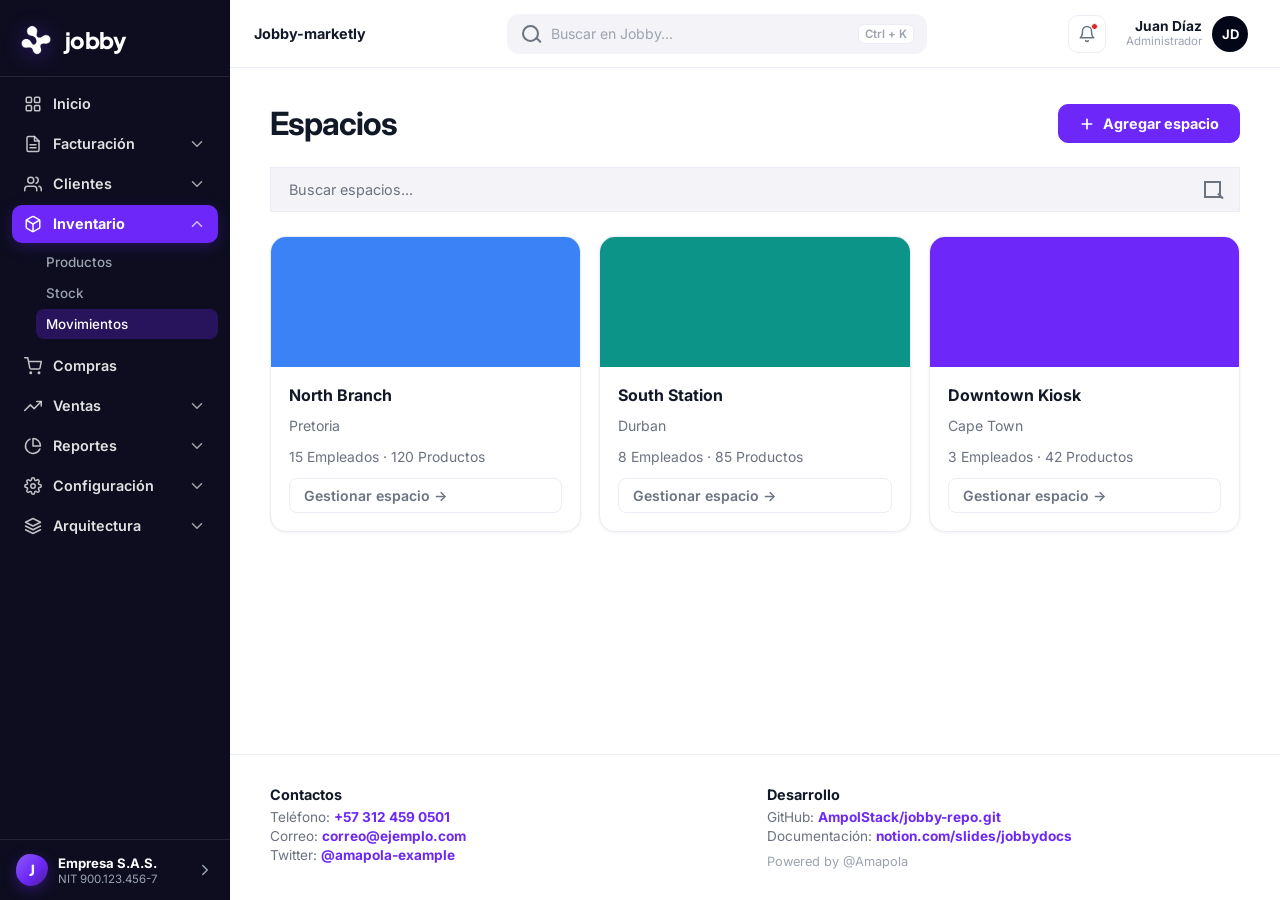
<file: pages/sectionals.html>
<!DOCTYPE html>
<html lang="es">

<head>
  <meta charset="UTF-8">
  <meta name="viewport" content="width=device-width, initial-scale=1.0">
  <meta name="description"
    content="Jobby ERP – Administra espacios, personal, productos y caja desde una sola vista clara.">
  <title>Jobby ERP - Espacios</title>
  <link rel="preconnect" href="https://fonts.googleapis.com">
  <link rel="preconnect" href="https://fonts.gstatic.com" crossorigin>
  <link href="https://fonts.googleapis.com/css2?family=Outfit:wght@400;500;600;700;800&display=swap" rel="stylesheet">
  <link rel="preconnect" href="https://fonts.googleapis.com">
  <link rel="preconnect" href="https://fonts.gstatic.com" crossorigin>
  <link
    href="https://fonts.googleapis.com/css2?family=Inter:ital,opsz,wght@0,14..32,100..900;1,14..32,100..900&family=Montserrat:ital,wght@0,100..900;1,100..900&display=swap"
    rel="stylesheet">
  <link href="https://fonts.googleapis.com/css2?family=Plus+Jakarta+Sans:wght@400;500;600;700;800&display=swap" rel="stylesheet">
  <link rel="stylesheet" href="../css/tokens.css">
  <link rel="stylesheet" href="../css/styles.css">
  <link rel="stylesheet" href="../css/brand.css">
</head>

<body>
  <!-- Skip to content (accesibilidad) -->
  <a href="#content" class="skip-link">Saltar al contenido</a>

  <!-- Progress bar -->
  <div id="progress-bar"></div>

  <!-- Success toast -->
  <aside id="toast" aria-label="Notificaciones" aria-live="polite">
    <span class="toast-icon">✓</span>
    <span id="toast-message">Listo</span>
  </aside>

  <!-- Bottom Progress bar -->
  <div id="progress-bar-bottom"></div>

  <!-- ── SIDEBAR ─────────────────────────────────────────────── -->
  <aside class="sidebar" id="sidebar" aria-label="Navegación lateral">
    <div class="sidebar-brand">
      <img class="brand-logo" src="../logo.png" alt="" width="36" height="36">
      <span class="brand-wordmark">jobby</span>
    </div>
    <nav class="sidebar-nav" role="navigation" aria-label="Navegación principal">
      <a href="home.html" class="menu-item"><svg aria-hidden="true" width="18" height="18" viewBox="0 0 24 24" fill="none" stroke="currentColor" stroke-width="2" stroke-linecap="round" stroke-linejoin="round"><rect x="3" y="3" width="7" height="7" rx="1.5"/><rect x="14" y="3" width="7" height="7" rx="1.5"/><rect x="3" y="14" width="7" height="7" rx="1.5"/><rect x="14" y="14" width="7" height="7" rx="1.5"/></svg><span>Inicio</span></a>
      <details class="nav-group">
        <summary class="menu-item"><svg aria-hidden="true" width="18" height="18" viewBox="0 0 24 24" fill="none" stroke="currentColor" stroke-width="2" stroke-linecap="round" stroke-linejoin="round"><path d="M14 2H6a2 2 0 0 0-2 2v16a2 2 0 0 0 2 2h12a2 2 0 0 0 2-2V8z"/><polyline points="14 2 14 8 20 8"/><line x1="16" y1="13" x2="8" y2="13"/><line x1="16" y1="17" x2="8" y2="17"/></svg><span>Facturación</span><svg aria-hidden="true" width="18" height="18" viewBox="0 0 24 24" fill="none" stroke="currentColor" stroke-width="2" stroke-linecap="round" stroke-linejoin="round" class="nav-caret"><polyline points="6 9 12 15 18 9"/></svg></summary>
        <div class="submenu">
          <a href="#" class="" aria-disabled="true" title="Disponible en la versión completa">Crear factura</a>
          <a href="transaction-detail.html" class="">Consultar DIAN</a>
          <a href="transaction-detail.html" class="">Documentos electrónicos</a>
          <a href="#" class="" aria-disabled="true" title="Disponible en la versión completa">Lotes de facturación</a>
        </div>
      </details>
      <details class="nav-group">
        <summary class="menu-item"><svg aria-hidden="true" width="18" height="18" viewBox="0 0 24 24" fill="none" stroke="currentColor" stroke-width="2" stroke-linecap="round" stroke-linejoin="round"><path d="M17 21v-2a4 4 0 0 0-4-4H5a4 4 0 0 0-4 4v2"/><circle cx="9" cy="7" r="4"/><path d="M23 21v-2a4 4 0 0 0-3-3.87"/><path d="M16 3.13a4 4 0 0 1 0 7.75"/></svg><span>Clientes</span><svg aria-hidden="true" width="18" height="18" viewBox="0 0 24 24" fill="none" stroke="currentColor" stroke-width="2" stroke-linecap="round" stroke-linejoin="round" class="nav-caret"><polyline points="6 9 12 15 18 9"/></svg></summary>
        <div class="submenu">
          <a href="clients.html" class="">Clientes</a>
          <a href="#" class="" aria-disabled="true" title="Disponible en la versión completa">Listas de precios</a>
        </div>
      </details>
      <details class="nav-group has-active" open>
        <summary class="menu-item active"><svg aria-hidden="true" width="18" height="18" viewBox="0 0 24 24" fill="none" stroke="currentColor" stroke-width="2" stroke-linecap="round" stroke-linejoin="round"><path d="M21 16V8a2 2 0 0 0-1-1.73l-7-4a2 2 0 0 0-2 0l-7 4A2 2 0 0 0 3 8v8a2 2 0 0 0 1 1.73l7 4a2 2 0 0 0 2 0l7-4A2 2 0 0 0 21 16z"/><polyline points="3.27 6.96 12 12.01 20.73 6.96"/><line x1="12" y1="22.08" x2="12" y2="12"/></svg><span>Inventario</span><svg aria-hidden="true" width="18" height="18" viewBox="0 0 24 24" fill="none" stroke="currentColor" stroke-width="2" stroke-linecap="round" stroke-linejoin="round" class="nav-caret"><polyline points="6 9 12 15 18 9"/></svg></summary>
        <div class="submenu">
          <a href="products.html" class="">Productos</a>
          <a href="products.html" class="">Stock</a>
          <a href="sectionals.html" class="active" aria-current="page">Movimientos</a>
        </div>
      </details>
      <a href="subscriptions.html" class="menu-item"><svg aria-hidden="true" width="18" height="18" viewBox="0 0 24 24" fill="none" stroke="currentColor" stroke-width="2" stroke-linecap="round" stroke-linejoin="round"><circle cx="9" cy="21" r="1"/><circle cx="20" cy="21" r="1"/><path d="M1 1h4l2.68 13.39a2 2 0 0 0 2 1.61h9.72a2 2 0 0 0 2-1.61L23 6H6"/></svg><span>Compras</span></a>
      <details class="nav-group">
        <summary class="menu-item"><svg aria-hidden="true" width="18" height="18" viewBox="0 0 24 24" fill="none" stroke="currentColor" stroke-width="2" stroke-linecap="round" stroke-linejoin="round"><polyline points="23 6 13.5 15.5 8.5 10.5 1 18"/><polyline points="17 6 23 6 23 12"/></svg><span>Ventas</span><svg aria-hidden="true" width="18" height="18" viewBox="0 0 24 24" fill="none" stroke="currentColor" stroke-width="2" stroke-linecap="round" stroke-linejoin="round" class="nav-caret"><polyline points="6 9 12 15 18 9"/></svg></summary>
        <div class="submenu">
          <a href="cashier.html" class="">Caja</a>
          <a href="sales.html" class="">Registro de ventas</a>
        </div>
      </details>
      <details class="nav-group">
        <summary class="menu-item"><svg aria-hidden="true" width="18" height="18" viewBox="0 0 24 24" fill="none" stroke="currentColor" stroke-width="2" stroke-linecap="round" stroke-linejoin="round"><path d="M21.21 15.89A10 10 0 1 1 8 2.83"/><path d="M22 12A10 10 0 0 0 12 2v10z"/></svg><span>Reportes</span><svg aria-hidden="true" width="18" height="18" viewBox="0 0 24 24" fill="none" stroke="currentColor" stroke-width="2" stroke-linecap="round" stroke-linejoin="round" class="nav-caret"><polyline points="6 9 12 15 18 9"/></svg></summary>
        <div class="submenu">
          <a href="#" class="" aria-disabled="true" title="Disponible en la versión completa">Financieros</a>
          <a href="#" class="" aria-disabled="true" title="Disponible en la versión completa">Ventas</a>
          <a href="#" class="" aria-disabled="true" title="Disponible en la versión completa">Inventario</a>
          <a href="#" class="" aria-disabled="true" title="Disponible en la versión completa">Personalizados</a>
        </div>
      </details>
      <details class="nav-group">
        <summary class="menu-item"><svg aria-hidden="true" width="18" height="18" viewBox="0 0 24 24" fill="none" stroke="currentColor" stroke-width="2" stroke-linecap="round" stroke-linejoin="round"><circle cx="12" cy="12" r="3"/><path d="M19.4 15a1.65 1.65 0 0 0 .33 1.82l.06.06a2 2 0 0 1-2.83 2.83l-.06-.06a1.65 1.65 0 0 0-1.82-.33 1.65 1.65 0 0 0-1 1.51V21a2 2 0 0 1-4 0v-.09A1.65 1.65 0 0 0 9 19.4a1.65 1.65 0 0 0-1.82.33l-.06.06a2 2 0 0 1-2.83-2.83l.06-.06a1.65 1.65 0 0 0 .33-1.82 1.65 1.65 0 0 0-1.51-1H3a2 2 0 0 1 0-4h.09A1.65 1.65 0 0 0 4.6 9a1.65 1.65 0 0 0-.33-1.82l-.06-.06a2 2 0 0 1 2.83-2.83l.06.06a1.65 1.65 0 0 0 1.82.33H9a1.65 1.65 0 0 0 1-1.51V3a2 2 0 0 1 4 0v.09a1.65 1.65 0 0 0 1 1.51 1.65 1.65 0 0 0 1.82-.33l.06-.06a2 2 0 0 1 2.83 2.83l-.06.06a1.65 1.65 0 0 0-.33 1.82V9a1.65 1.65 0 0 0 1.51 1H21a2 2 0 0 1 0 4h-.09a1.65 1.65 0 0 0-1.51 1z"/></svg><span>Configuración</span><svg aria-hidden="true" width="18" height="18" viewBox="0 0 24 24" fill="none" stroke="currentColor" stroke-width="2" stroke-linecap="round" stroke-linejoin="round" class="nav-caret"><polyline points="6 9 12 15 18 9"/></svg></summary>
        <div class="submenu">
          <a href="sectionals.html" class="">Organización</a>
          <a href="employees.html" class="">Usuarios</a>
          <a href="#" class="" aria-disabled="true" title="Disponible en la versión completa">Permisos</a>
          <a href="#" class="" aria-disabled="true" title="Disponible en la versión completa">Integraciones</a>
        </div>
      </details>
      <details class="nav-group">
        <summary class="menu-item"><svg aria-hidden="true" width="18" height="18" viewBox="0 0 24 24" fill="none" stroke="currentColor" stroke-width="2" stroke-linecap="round" stroke-linejoin="round"><polygon points="12 2 2 7 12 12 22 7 12 2"/><polyline points="2 17 12 22 22 17"/><polyline points="2 12 12 17 22 12"/></svg><span>Arquitectura</span><svg aria-hidden="true" width="18" height="18" viewBox="0 0 24 24" fill="none" stroke="currentColor" stroke-width="2" stroke-linecap="round" stroke-linejoin="round" class="nav-caret"><polyline points="6 9 12 15 18 9"/></svg></summary>
        <div class="submenu">
          <a href="architecture.html#comparacion" class="">AS-IS / TO-BE</a>
          <a href="architecture.html#roadmap" class="">Hoja de ruta</a>
        </div>
      </details>
    </nav>
    <div class="sidebar-footer">
      <span class="brand-blob" aria-hidden="true">J</span>
      <span class="sidebar-footer-copy"><strong>Empresa S.A.S.</strong><span>NIT 900.123.456-7</span></span>
      <svg aria-hidden="true" width="18" height="18" viewBox="0 0 24 24" fill="none" stroke="currentColor" stroke-width="2" stroke-linecap="round" stroke-linejoin="round" class="footer-chevron"><polyline points="9 18 15 12 9 6"/></svg>
    </div>
  </aside>


  <!-- ── MAIN LAYOUT ──────────────────────────────────────────── -->
  <div class="app-layout">
    <!-- TOP BAR -->
    <header class="topbar" role="banner" aria-label="Barra superior">
      <button class="hamburger" id="hamburger" type="button" aria-label="Abrir menú de navegación" aria-expanded="false">
        <span></span><span></span><span></span>
      </button>
      <strong class="topbar-context" id="nav-business">Espacios</strong>
      <label class="topbar-search" for="global-search">
        <span class="brand-search-icon" aria-hidden="true"></span>
        <input type="search" id="global-search" placeholder="Buscar en Jobby..." aria-label="Buscar en Jobby">
        <span class="kbd" aria-hidden="true">Ctrl + K</span>
      </label>
      <div class="topbar-actions">
        <button class="notification-btn" type="button" aria-label="Notificaciones, 1 sin leer">
          <svg aria-hidden="true" width="18" height="18" viewBox="0 0 24 24" fill="none" stroke="currentColor" stroke-width="2" stroke-linecap="round" stroke-linejoin="round"><path d="M18 8A6 6 0 0 0 6 8c0 7-3 9-3 9h18s-3-2-3-9"/><path d="M13.73 21a2 2 0 0 1-3.46 0"/></svg>
          <span class="notif-dot" aria-hidden="true"></span>
        </button>
        <a href="profile.html" class="topbar-right" aria-label="Perfil de Juan Díaz, administrador">
          <span class="topbar-user-wrap">
            <span class="topbar-user">Juan Díaz</span>
            <span class="topbar-role">Administrador</span>
          </span>
          <span class="topbar-avatar" aria-hidden="true">JD</span>
        </a>
      </div>
    </header>

    <!-- CONTENT -->
    <main class="content" role="main" aria-label="Contenido principal" id="content">

      <!-- SCREEN: SECTIONALS LIST ────────────────────────────── -->
      <section class="screen active" id="sectionals-screen">
        <div class="page-head">
          <h1>Espacios</h1>
          <button class="cta">
            <svg aria-hidden="true" width="16" height="16" viewBox="0 0 24 24" fill="none" stroke="currentColor"
              stroke-width="2.5" stroke-linecap="round" stroke-linejoin="round">
              <line x1="12" y1="5" x2="12" y2="19" />
              <line x1="5" y1="12" x2="19" y2="12" />
            </svg>
            Agregar espacio
          </button>
        </div>

        <div class="search-pill">
          <span>Buscar espacios...</span>
          <span class="search-icon"></span>
        </div>

        <div class="business-grid">
          <article class="business-card">
            <div class="business-illustration blue"></div>
            <div class="business-copy">
              <h2>North Branch</h2>
              <p>Pretoria</p>
              <p class="body-copy small">15 Empleados · 120 Productos</p>
              <button class="ghost-action stretched-link" onclick="showScreen('sectional-detail-screen')">Gestionar espacio →</button>
            </div>
          </article>

          <article class="business-card">
            <div class="business-illustration teal"></div>
            <div class="business-copy">
              <h2>South Station</h2>
              <p>Durban</p>
              <p class="body-copy small">8 Empleados · 85 Productos</p>
              <button class="ghost-action stretched-link" onclick="showScreen('sectional-detail-screen')">Gestionar espacio →</button>
            </div>
          </article>

          <article class="business-card">
            <div class="business-illustration orange"></div>
            <div class="business-copy">
              <h2>Downtown Kiosk</h2>
              <p>Cape Town</p>
              <p class="body-copy small">3 Empleados · 42 Productos</p>
              <button class="ghost-action stretched-link" onclick="showScreen('sectional-detail-screen')">Gestionar espacio →</button>
            </div>
          </article>
        </div>
      </section>

      <!-- SCREEN: SECTIONAL DETAIL ───────────────────────────── -->
      <section class="screen" id="sectional-detail-screen">
        <div class="page-head">
          <div style="display: flex; align-items: center; gap: 16px;">
            <button class="ghost-action small-button" onclick="showScreen('sectionals-screen')">← Volver a la lista</button>
            <h1 style="font-size: 1.8rem;">North Branch (Pretoria)</h1>
          </div>
          <button class="secondary-button">Editar detalles</button>
        </div>

        <!-- Metric Cards -->
        <div class="stats-grid" style="grid-template-columns: repeat(3, 1fr); margin-bottom: 24px;">
          <div><span>Ventas totales (mes)</span><strong>$ 14.250.000</strong></div>
          <div><span>Empleados activos</span><strong>15</strong></div>
          <div><span>Productos únicos</span><strong>120</strong></div>
        </div>

        <div class="cashier-layout">
          <!-- Empleados Panel -->
          <section class="articles-panel card" style="padding: 24px;">
            <div class="articles-head" style="margin-bottom: 20px;">
              <h2 style="font-size: 1.1rem;">Empleados asignados</h2>
              <button class="ghost-action"
                onclick="document.getElementById('assign-employee-modal').classList.remove('hidden')">+ Assign</button>
            </div>

            <!-- List of Empleados -->
            <div style="display: flex; flex-direction: column; gap: 12px;">
              <article class="checkout-item"
                style="margin: 0; padding: 12px; background: var(--background); border: 1px solid var(--border);">
                <div class="checkout-top" style="align-items: center;">
                  <button class="delete-btn" title="Remove employee">×</button>
                  <div style="display: flex; gap: 12px; align-items: center; flex: 1;">
                    <div class="employee-avatar violet" style="width: 36px; height: 36px; font-size: 0.9rem;">KB</div>
                    <div>
                      <h3 style="margin: 0;">Kathleen Booth</h3>
                      <p style="margin: 0;">Store Manager</p>
                    </div>
                  </div>
                  <span class="badge success" style="margin-left: auto;">Activo</span>
                </div>
              </article>

              <article class="checkout-item"
                style="margin: 0; padding: 12px; background: var(--background); border: 1px solid var(--border);">
                <div class="checkout-top" style="align-items: center;">
                  <button class="delete-btn" title="Remove employee">×</button>
                  <div style="display: flex; gap: 12px; align-items: center; flex: 1;">
                    <div class="employee-avatar green" style="width: 36px; height: 36px; font-size: 0.9rem;">JM</div>
                    <div>
                      <h3 style="margin: 0;">John McCarthy</h3>
                      <p style="margin: 0;">Caja</p>
                    </div>
                  </div>
                  <span class="badge success" style="margin-left: auto;">Activo</span>
                </div>
              </article>

              <article class="checkout-item"
                style="margin: 0; padding: 12px; background: var(--background); border: 1px solid var(--border);">
                <div class="checkout-top" style="align-items: center;">
                  <button class="delete-btn" title="Remove employee">×</button>
                  <div style="display: flex; gap: 12px; align-items: center; flex: 1;">
                    <div class="employee-avatar dark" style="width: 36px; height: 36px; font-size: 0.9rem;">AT</div>
                    <div>
                      <h3 style="margin: 0;">Alan Turing</h3>
                      <p style="margin: 0;">Personal de inventario</p>
                    </div>
                  </div>
                  <span class="badge muted" style="margin-left: auto;">Off-duty</span>
                </div>
              </article>
            </div>
          </section>

          <!-- Stock de productos Panel -->
          <section class="articles-panel card" style="padding: 24px;">
            <div class="articles-head" style="margin-bottom: 20px;">
              <h2 style="font-size: 1.1rem;">Stock de productos</h2>
              <button class="ghost-action"
                onclick="document.getElementById('assign-product-modal').classList.remove('hidden')"> + Agregar producto </button>
            </div>

            <!-- List of Productos & Stock -->
            <div style="display: flex; flex-direction: column; gap: 12px;">
              <article class="checkout-item"
                style="margin: 0; padding: 12px; background: var(--background); border: 1px solid var(--border);">
                <div class="checkout-top" style="align-items: center;">
                  <button class="delete-btn" title="Remove product from sectional">×</button>
                  <div style="flex: 1;">
                    <h3 style="margin: 0;">Carbonated Drink</h3>
                    <p style="margin: 0;">Consumable</p>
                  </div>
                  <div style="display: flex; align-items: center; gap: 10px;">
                    <button class="secondary-button" style="padding: 4px 10px; min-width: 32px;">-</button>
                    <strong style="width: 30px; text-align: center; color: var(--text); font-size: 1.1rem;">45</strong>
                    <button class="secondary-button" style="padding: 4px 10px; min-width: 32px;">+</button>
                  </div>
                </div>
              </article>

              <article class="checkout-item"
                style="margin: 0; padding: 12px; background: var(--background); border: 1px solid var(--border);">
                <div class="checkout-top" style="align-items: center;">
                  <button class="delete-btn" title="Remove product from sectional">×</button>
                  <div style="flex: 1;">
                    <h3 style="margin: 0;">Popcorn 300g</h3>
                    <p style="margin: 0;">Consumable</p>
                  </div>
                  <div style="display: flex; align-items: center; gap: 10px;">
                    <button class="secondary-button" style="padding: 4px 10px; min-width: 32px;">-</button>
                    <strong style="width: 30px; text-align: center; color: var(--text); font-size: 1.1rem;">12</strong>
                    <button class="secondary-button" style="padding: 4px 10px; min-width: 32px;">+</button>
                  </div>
                </div>
              </article>

              <article class="checkout-item"
                style="margin: 0; padding: 12px; background: var(--background); border: 1px solid var(--border);">
                <div class="checkout-top" style="align-items: center;">
                  <button class="delete-btn" title="Remove product from sectional">×</button>
                  <div style="flex: 1;">
                    <h3 style="margin: 0;">Beer Soda</h3>
                    <p style="margin: 0;">Consumable</p>
                  </div>
                  <div style="display: flex; align-items: center; gap: 10px;">
                    <button class="secondary-button" style="padding: 4px 10px; min-width: 32px;">-</button>
                    <strong style="width: 30px; text-align: center; color: var(--danger); font-size: 1.1rem;">0</strong>
                    <button class="secondary-button" style="padding: 4px 10px; min-width: 32px;">+</button>
                  </div>
                </div>
              </article>
            </div>
          </section>
        </div>
      </section>

    </main>

    <!-- FOOTER -->
    <footer class="footer-bar" role="contentinfo" aria-label="Pie de página">
      <div class="footer-section">
        <p class="footer-title">Contactos</p>
        <p>Teléfono: <a href="tel:+573124590501"><strong>+57 312 459 0501</strong></a></p>
        <p>Correo: <a href="mailto:correo@ejemplo.com"><strong>correo@ejemplo.com</strong></a></p>
        <p>Twitter: <a href="https://twitter.com/amapola-example" target="_blank" rel="noopener"><strong>@amapola-example</strong></a></p>
      </div>
      <div class="footer-section">
        <p class="footer-title">Desarrollo</p>
        <p>GitHub: <a href="https://github.com/AmpolStack/jobby-repo" target="_blank" rel="noopener"><strong>AmpolStack/jobby-repo.git</strong></a></p>
        <p>Documentación: <a href="https://notion.com/slides/jobbydocs" target="_blank" rel="noopener"><strong>notion.com/slides/jobbydocs</strong></a></p>
        <p class="footer-powered">Powered by @Amapola</p>
      </div>
    </footer>
  </div>

  <!-- Modal: Assign Employee -->
  <div class="modal-overlay hidden" id="assign-employee-modal">
    <div class="modal card" role="dialog" aria-modal="true" aria-labelledby="modal-assign-emp-title">
      <div class="modal-header">
        <h2 id="modal-assign-emp-title">Asignar empleado al espacio</h2>
        <button type="button" class="close-modal" aria-label="Cerrar ventana">×</button>
      </div>
      <form class="modal-form"
        onsubmit="event.preventDefault(); simulateOperation('Empleado asignado al espacio'); document.getElementById('assign-employee-modal').classList.add('hidden');">
        <div class="form-group">
          <label for="assign-emp-select">Seleccionar empleado</label>
          <select id="assign-emp-select" class="brand-input" required>
            <option value="">-- Choose employee --</option>
            <option>Kathleen Booth</option>
            <option>John McCarthy</option>
            <option>Alan Turing</option>
            <option>Grace Hopper</option>
          </select>
        </div>
        <div class="form-group">
          <label for="assign-emp-role">Rol en el espacio</label>
          <input type="text" id="assign-emp-role" class="brand-input" placeholder="p. ej. Gerente" required>
        </div>
        <div class="modal-actions">
          <button type="button" class="secondary-button close-modal">Cancelar</button>
          <button type="submit" class="cta">Assign</button>
        </div>
      </form>
    </div>
  </div>

  <!-- Modal: Agregar producto al espacio -->
  <div class="modal-overlay hidden" id="assign-product-modal">
    <div class="modal card" role="dialog" aria-modal="true" aria-labelledby="modal-add-prod-sectional-title">
      <div class="modal-header">
        <h2 id="modal-add-prod-sectional-title">Agregar producto al espacio</h2>
        <button type="button" class="close-modal" aria-label="Cerrar ventana">×</button>
      </div>
      <form class="modal-form"
        onsubmit="event.preventDefault(); simulateOperation('Producto agregado al inventario del espacio'); document.getElementById('assign-product-modal').classList.add('hidden');">
        <div class="form-group">
          <label for="assign-prod-select">Seleccionar producto</label>
          <select id="assign-prod-select" class="brand-input" required>
            <option value="">-- Choose product --</option>
            <option>Carbonated Drink</option>
            <option>Beer Soda</option>
            <option>Popcorn 300g</option>
            <option>Suscripción Basic mensual</option>
          </select>
        </div>
        <div class="form-group">
          <label for="assign-prod-stock">Cantidad inicial de stock</label>
          <input type="number" id="assign-prod-stock" class="brand-input" placeholder="p. ej. 50" min="0" required>
        </div>
        <div class="modal-actions">
          <button type="button" class="secondary-button close-modal">Cancelar</button>
          <button type="submit" class="cta">Agregar producto</button>
        </div>
      </form>
    </div>
  </div>

  <div class="sidebar-backdrop hidden" id="sidebar-backdrop"></div>
  <script src="../js/script.js"></script>
</body>

</html>
</file>
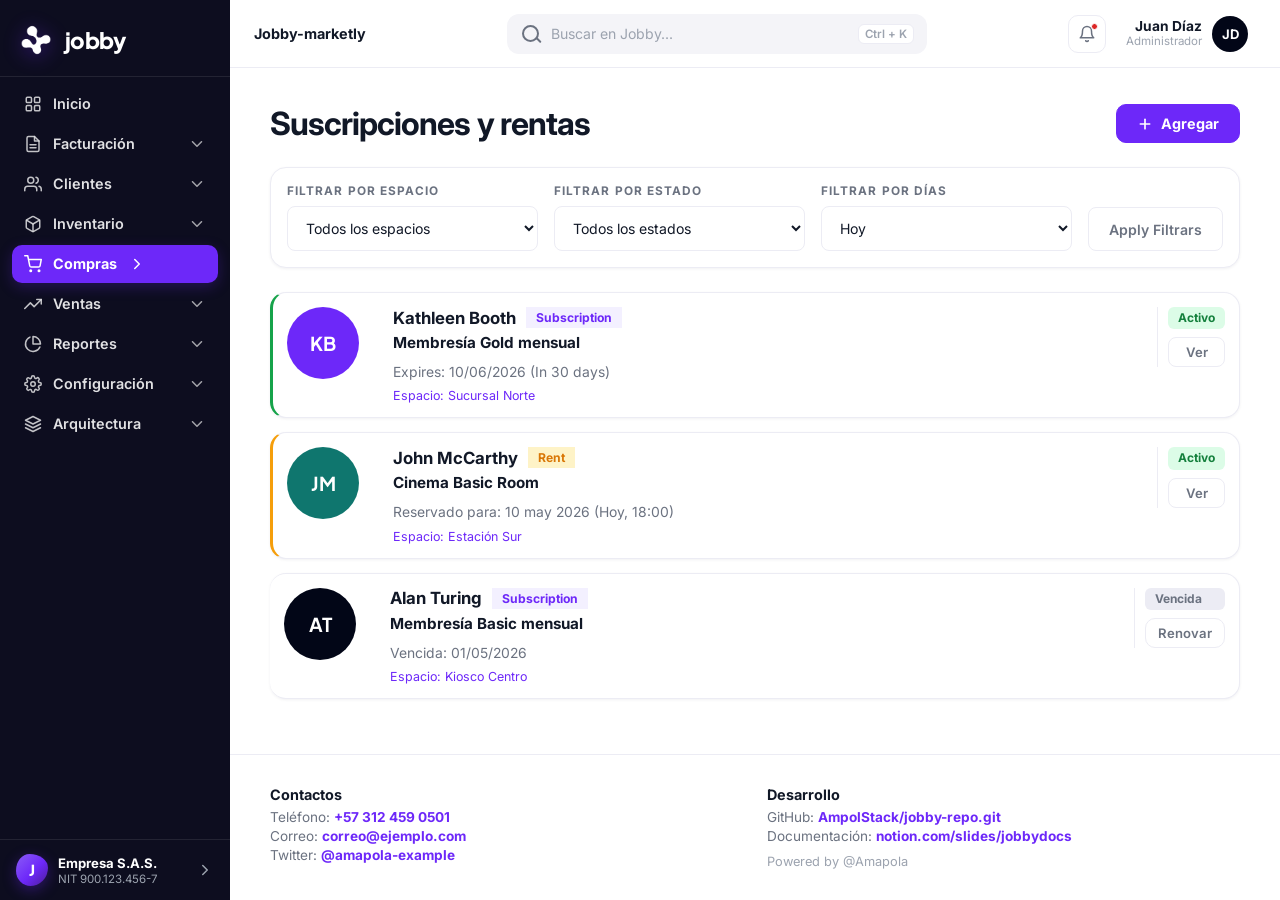
<file: pages/subscriptions.html>
<!DOCTYPE html>
<html lang="es">

<head>
  <meta charset="UTF-8">
  <meta name="viewport" content="width=device-width, initial-scale=1.0">
  <title>Jobby ERP - Suscripciones y rentas</title>
  <link rel="preconnect" href="https://fonts.googleapis.com">
  <link rel="preconnect" href="https://fonts.gstatic.com" crossorigin>
  <link href="https://fonts.googleapis.com/css2?family=Outfit:wght@400;500;600;700;800&display=swap" rel="stylesheet">
  <link rel="preconnect" href="https://fonts.googleapis.com">
  <link rel="preconnect" href="https://fonts.gstatic.com" crossorigin>
  <link
    href="https://fonts.googleapis.com/css2?family=Inter:ital,opsz,wght@0,14..32,100..900;1,14..32,100..900&family=Montserrat:ital,wght@0,100..900;1,100..900&display=swap"
    rel="stylesheet">
  <link href="https://fonts.googleapis.com/css2?family=Plus+Jakarta+Sans:wght@400;500;600;700;800&display=swap" rel="stylesheet">
  <link rel="stylesheet" href="../css/tokens.css">
  <link rel="stylesheet" href="../css/styles.css">
  <link rel="stylesheet" href="../css/brand.css">
</head>

<body>
  <!-- Skip to content (accesibilidad) -->
  <a href="#content" class="skip-link">Saltar al contenido</a>

  <!-- Progress bar -->
  <div id="progress-bar"></div>

  <!-- Success toast -->
  <aside id="toast" aria-label="Notificaciones" aria-live="polite">
    <span class="toast-icon">✓</span>
    <span id="toast-message">Listo</span>
  </aside>

  <!-- Bottom Progress bar -->
  <div id="progress-bar-bottom"></div>

  <!-- ── SIDEBAR ─────────────────────────────────────────────── -->
  <aside class="sidebar" id="sidebar" aria-label="Navegación lateral">
    <div class="sidebar-brand">
      <img class="brand-logo" src="../logo.png" alt="" width="36" height="36">
      <span class="brand-wordmark">jobby</span>
    </div>
    <nav class="sidebar-nav" role="navigation" aria-label="Navegación principal">
      <a href="home.html" class="menu-item"><svg aria-hidden="true" width="18" height="18" viewBox="0 0 24 24" fill="none" stroke="currentColor" stroke-width="2" stroke-linecap="round" stroke-linejoin="round"><rect x="3" y="3" width="7" height="7" rx="1.5"/><rect x="14" y="3" width="7" height="7" rx="1.5"/><rect x="3" y="14" width="7" height="7" rx="1.5"/><rect x="14" y="14" width="7" height="7" rx="1.5"/></svg><span>Inicio</span></a>
      <details class="nav-group">
        <summary class="menu-item"><svg aria-hidden="true" width="18" height="18" viewBox="0 0 24 24" fill="none" stroke="currentColor" stroke-width="2" stroke-linecap="round" stroke-linejoin="round"><path d="M14 2H6a2 2 0 0 0-2 2v16a2 2 0 0 0 2 2h12a2 2 0 0 0 2-2V8z"/><polyline points="14 2 14 8 20 8"/><line x1="16" y1="13" x2="8" y2="13"/><line x1="16" y1="17" x2="8" y2="17"/></svg><span>Facturación</span><svg aria-hidden="true" width="18" height="18" viewBox="0 0 24 24" fill="none" stroke="currentColor" stroke-width="2" stroke-linecap="round" stroke-linejoin="round" class="nav-caret"><polyline points="6 9 12 15 18 9"/></svg></summary>
        <div class="submenu">
          <a href="#" class="" aria-disabled="true" title="Disponible en la versión completa">Crear factura</a>
          <a href="transaction-detail.html" class="">Consultar DIAN</a>
          <a href="transaction-detail.html" class="">Documentos electrónicos</a>
          <a href="#" class="" aria-disabled="true" title="Disponible en la versión completa">Lotes de facturación</a>
        </div>
      </details>
      <details class="nav-group">
        <summary class="menu-item"><svg aria-hidden="true" width="18" height="18" viewBox="0 0 24 24" fill="none" stroke="currentColor" stroke-width="2" stroke-linecap="round" stroke-linejoin="round"><path d="M17 21v-2a4 4 0 0 0-4-4H5a4 4 0 0 0-4 4v2"/><circle cx="9" cy="7" r="4"/><path d="M23 21v-2a4 4 0 0 0-3-3.87"/><path d="M16 3.13a4 4 0 0 1 0 7.75"/></svg><span>Clientes</span><svg aria-hidden="true" width="18" height="18" viewBox="0 0 24 24" fill="none" stroke="currentColor" stroke-width="2" stroke-linecap="round" stroke-linejoin="round" class="nav-caret"><polyline points="6 9 12 15 18 9"/></svg></summary>
        <div class="submenu">
          <a href="clients.html" class="">Clientes</a>
          <a href="#" class="" aria-disabled="true" title="Disponible en la versión completa">Listas de precios</a>
        </div>
      </details>
      <details class="nav-group">
        <summary class="menu-item"><svg aria-hidden="true" width="18" height="18" viewBox="0 0 24 24" fill="none" stroke="currentColor" stroke-width="2" stroke-linecap="round" stroke-linejoin="round"><path d="M21 16V8a2 2 0 0 0-1-1.73l-7-4a2 2 0 0 0-2 0l-7 4A2 2 0 0 0 3 8v8a2 2 0 0 0 1 1.73l7 4a2 2 0 0 0 2 0l7-4A2 2 0 0 0 21 16z"/><polyline points="3.27 6.96 12 12.01 20.73 6.96"/><line x1="12" y1="22.08" x2="12" y2="12"/></svg><span>Inventario</span><svg aria-hidden="true" width="18" height="18" viewBox="0 0 24 24" fill="none" stroke="currentColor" stroke-width="2" stroke-linecap="round" stroke-linejoin="round" class="nav-caret"><polyline points="6 9 12 15 18 9"/></svg></summary>
        <div class="submenu">
          <a href="products.html" class="">Productos</a>
          <a href="products.html" class="">Stock</a>
          <a href="sectionals.html" class="">Movimientos</a>
        </div>
      </details>
      <a href="subscriptions.html" class="menu-item active" aria-current="page"><svg aria-hidden="true" width="18" height="18" viewBox="0 0 24 24" fill="none" stroke="currentColor" stroke-width="2" stroke-linecap="round" stroke-linejoin="round"><circle cx="9" cy="21" r="1"/><circle cx="20" cy="21" r="1"/><path d="M1 1h4l2.68 13.39a2 2 0 0 0 2 1.61h9.72a2 2 0 0 0 2-1.61L23 6H6"/></svg><span>Compras</span><svg aria-hidden="true" width="18" height="18" viewBox="0 0 24 24" fill="none" stroke="currentColor" stroke-width="2" stroke-linecap="round" stroke-linejoin="round" class="nav-caret"><polyline points="9 18 15 12 9 6"/></svg></a>
      <details class="nav-group">
        <summary class="menu-item"><svg aria-hidden="true" width="18" height="18" viewBox="0 0 24 24" fill="none" stroke="currentColor" stroke-width="2" stroke-linecap="round" stroke-linejoin="round"><polyline points="23 6 13.5 15.5 8.5 10.5 1 18"/><polyline points="17 6 23 6 23 12"/></svg><span>Ventas</span><svg aria-hidden="true" width="18" height="18" viewBox="0 0 24 24" fill="none" stroke="currentColor" stroke-width="2" stroke-linecap="round" stroke-linejoin="round" class="nav-caret"><polyline points="6 9 12 15 18 9"/></svg></summary>
        <div class="submenu">
          <a href="cashier.html" class="">Caja</a>
          <a href="sales.html" class="">Registro de ventas</a>
        </div>
      </details>
      <details class="nav-group">
        <summary class="menu-item"><svg aria-hidden="true" width="18" height="18" viewBox="0 0 24 24" fill="none" stroke="currentColor" stroke-width="2" stroke-linecap="round" stroke-linejoin="round"><path d="M21.21 15.89A10 10 0 1 1 8 2.83"/><path d="M22 12A10 10 0 0 0 12 2v10z"/></svg><span>Reportes</span><svg aria-hidden="true" width="18" height="18" viewBox="0 0 24 24" fill="none" stroke="currentColor" stroke-width="2" stroke-linecap="round" stroke-linejoin="round" class="nav-caret"><polyline points="6 9 12 15 18 9"/></svg></summary>
        <div class="submenu">
          <a href="#" class="" aria-disabled="true" title="Disponible en la versión completa">Financieros</a>
          <a href="#" class="" aria-disabled="true" title="Disponible en la versión completa">Ventas</a>
          <a href="#" class="" aria-disabled="true" title="Disponible en la versión completa">Inventario</a>
          <a href="#" class="" aria-disabled="true" title="Disponible en la versión completa">Personalizados</a>
        </div>
      </details>
      <details class="nav-group">
        <summary class="menu-item"><svg aria-hidden="true" width="18" height="18" viewBox="0 0 24 24" fill="none" stroke="currentColor" stroke-width="2" stroke-linecap="round" stroke-linejoin="round"><circle cx="12" cy="12" r="3"/><path d="M19.4 15a1.65 1.65 0 0 0 .33 1.82l.06.06a2 2 0 0 1-2.83 2.83l-.06-.06a1.65 1.65 0 0 0-1.82-.33 1.65 1.65 0 0 0-1 1.51V21a2 2 0 0 1-4 0v-.09A1.65 1.65 0 0 0 9 19.4a1.65 1.65 0 0 0-1.82.33l-.06.06a2 2 0 0 1-2.83-2.83l.06-.06a1.65 1.65 0 0 0 .33-1.82 1.65 1.65 0 0 0-1.51-1H3a2 2 0 0 1 0-4h.09A1.65 1.65 0 0 0 4.6 9a1.65 1.65 0 0 0-.33-1.82l-.06-.06a2 2 0 0 1 2.83-2.83l.06.06a1.65 1.65 0 0 0 1.82.33H9a1.65 1.65 0 0 0 1-1.51V3a2 2 0 0 1 4 0v.09a1.65 1.65 0 0 0 1 1.51 1.65 1.65 0 0 0 1.82-.33l.06-.06a2 2 0 0 1 2.83 2.83l-.06.06a1.65 1.65 0 0 0-.33 1.82V9a1.65 1.65 0 0 0 1.51 1H21a2 2 0 0 1 0 4h-.09a1.65 1.65 0 0 0-1.51 1z"/></svg><span>Configuración</span><svg aria-hidden="true" width="18" height="18" viewBox="0 0 24 24" fill="none" stroke="currentColor" stroke-width="2" stroke-linecap="round" stroke-linejoin="round" class="nav-caret"><polyline points="6 9 12 15 18 9"/></svg></summary>
        <div class="submenu">
          <a href="sectionals.html" class="">Organización</a>
          <a href="employees.html" class="">Usuarios</a>
          <a href="#" class="" aria-disabled="true" title="Disponible en la versión completa">Permisos</a>
          <a href="#" class="" aria-disabled="true" title="Disponible en la versión completa">Integraciones</a>
        </div>
      </details>
      <details class="nav-group">
        <summary class="menu-item"><svg aria-hidden="true" width="18" height="18" viewBox="0 0 24 24" fill="none" stroke="currentColor" stroke-width="2" stroke-linecap="round" stroke-linejoin="round"><polygon points="12 2 2 7 12 12 22 7 12 2"/><polyline points="2 17 12 22 22 17"/><polyline points="2 12 12 17 22 12"/></svg><span>Arquitectura</span><svg aria-hidden="true" width="18" height="18" viewBox="0 0 24 24" fill="none" stroke="currentColor" stroke-width="2" stroke-linecap="round" stroke-linejoin="round" class="nav-caret"><polyline points="6 9 12 15 18 9"/></svg></summary>
        <div class="submenu">
          <a href="architecture.html#comparacion" class="">AS-IS / TO-BE</a>
          <a href="architecture.html#roadmap" class="">Hoja de ruta</a>
        </div>
      </details>
    </nav>
    <div class="sidebar-footer">
      <span class="brand-blob" aria-hidden="true">J</span>
      <span class="sidebar-footer-copy"><strong>Empresa S.A.S.</strong><span>NIT 900.123.456-7</span></span>
      <svg aria-hidden="true" width="18" height="18" viewBox="0 0 24 24" fill="none" stroke="currentColor" stroke-width="2" stroke-linecap="round" stroke-linejoin="round" class="footer-chevron"><polyline points="9 18 15 12 9 6"/></svg>
    </div>
  </aside>


  <!-- ── MAIN LAYOUT ──────────────────────────────────────────── -->
  <div class="app-layout">
    <!-- TOP BAR -->
    <header class="topbar" role="banner" aria-label="Barra superior">
      <button class="hamburger" id="hamburger" type="button" aria-label="Abrir menú de navegación" aria-expanded="false">
        <span></span><span></span><span></span>
      </button>
      <strong class="topbar-context" id="nav-business">Compras</strong>
      <label class="topbar-search" for="global-search">
        <span class="brand-search-icon" aria-hidden="true"></span>
        <input type="search" id="global-search" placeholder="Buscar en Jobby..." aria-label="Buscar en Jobby">
        <span class="kbd" aria-hidden="true">Ctrl + K</span>
      </label>
      <div class="topbar-actions">
        <button class="notification-btn" type="button" aria-label="Notificaciones, 1 sin leer">
          <svg aria-hidden="true" width="18" height="18" viewBox="0 0 24 24" fill="none" stroke="currentColor" stroke-width="2" stroke-linecap="round" stroke-linejoin="round"><path d="M18 8A6 6 0 0 0 6 8c0 7-3 9-3 9h18s-3-2-3-9"/><path d="M13.73 21a2 2 0 0 1-3.46 0"/></svg>
          <span class="notif-dot" aria-hidden="true"></span>
        </button>
        <a href="profile.html" class="topbar-right" aria-label="Perfil de Juan Díaz, administrador">
          <span class="topbar-user-wrap">
            <span class="topbar-user">Juan Díaz</span>
            <span class="topbar-role">Administrador</span>
          </span>
          <span class="topbar-avatar" aria-hidden="true">JD</span>
        </a>
      </div>
    </header>

    <!-- CONTENT -->
    <main class="content" role="main" aria-label="Contenido principal" id="content">

      <!-- SCREEN: SUBSCRIPTIONS & RENTS ──────────────────────── -->
      <section class="screen active" id="subscriptions-screen">
        <div class="page-head">
          <h1>Suscripciones y rentas</h1>
          <button class="cta" onclick="simulateOperation('Nuevo subscription created')">
            <svg aria-hidden="true" width="16" height="16" viewBox="0 0 24 24" fill="none" stroke="currentColor"
              stroke-width="2.5" stroke-linecap="round" stroke-linejoin="round">
              <line x1="12" y1="5" x2="12" y2="19" />
              <line x1="5" y1="12" x2="19" y2="12" />
            </svg>
            Agregar
          </button>
        </div>

        <!-- Filtrars -->
        <div class="card"
          style="padding: 16px; margin-bottom: 24px; display: flex; gap: 16px; align-items: flex-end; flex-wrap: wrap;">
          <div style="flex: 1; min-width: 200px;">
            <p class="section-label" style="margin-bottom: 8px;">Filtrar por espacio</p>
            <select class="brand-input" aria-label="Filtrar por seccional">
              <option value="all">Todos los espacios</option>
              <option value="north">North Branch (Pretoria)</option>
              <option value="south">South Station (Durban)</option>
            </select>
          </div>
          <div style="flex: 1; min-width: 200px;">
            <p class="section-label" style="margin-bottom: 8px;">Filtrar por estado</p>
            <select class="brand-input" aria-label="Filtrar por estado">
              <option value="all">Todos los estados</option>
              <option value="active">Activo</option>
              <option value="expired">Vencida</option>
            </select>
          </div>
          <div style="flex: 1; min-width: 200px;">
            <p class="section-label" style="margin-bottom: 8px;">Filtrar por días</p>
            <select class="brand-input" aria-label="Filtrar por periodo de tiempo">
              <option value="today">Hoy</option>
              <option value="7days">Last 7 Days</option>
              <option value="30days">Last 30 Days</option>
              <option value="custom">Custom Range...</option>
            </select>
          </div>
          <button class="ghost-action" style="height: 44px; padding: 0 20px;"
            onclick="simulateOperation('Filtrars applied')">Apply Filtrars</button>
        </div>

        <div class="product-list">
          <article class="product-card" style="border-left: 3px solid var(--success);">
            <div class="employee-avatar violet">KB</div>
            <div class="product-content">
              <div class="product-heading">
                <h2 style="font-size: 1.05rem;">Kathleen Booth</h2>
                <div class="sales-chip" style="background: var(--primary-bg); color: var(--primary);">Subscription</div>
              </div>
              <p class="price" style="font-size: 0.95rem;">Membresía Gold mensual</p>
              <p class="body-copy small" style="margin-top: 4px;">Expires: 10/06/2026 (In 30 days)</p>
              <p class="tags">Espacio: Sucursal Norte</p>
            </div>
            <div
              style="display: flex; flex-direction: column; align-items: center; justify-content: center; gap: 8px; padding-left: 10px; border-left: 1px solid var(--border);">
              <span class="badge success" style="width: 100%; text-align: center;">Activo</span>
              <button class="ghost-action small-button" style="width: 100%; justify-content: center;">Ver</button>
            </div>
          </article>

          <article class="product-card" style="border-left: 3px solid #f59e0b;">
            <div class="employee-avatar green">JM</div>
            <div class="product-content">
              <div class="product-heading">
                <h2 style="font-size: 1.05rem;">John McCarthy</h2>
                <div class="sales-chip" style="background: var(--warning-bg); color: var(--warning);">Rent</div>
              </div>
              <p class="price" style="font-size: 0.95rem;">Cinema Basic Room</p>
              <p class="body-copy small" style="margin-top: 4px;">Reservado para: 10 may 2026 (Hoy, 18:00)</p>
              <p class="tags">Espacio: Estación Sur</p>
            </div>
            <div
              style="display: flex; flex-direction: column; align-items: center; justify-content: center; gap: 8px; padding-left: 10px; border-left: 1px solid var(--border);">
              <span class="badge success" style="width: 100%; text-align: center;">Activo</span>
              <button class="ghost-action small-button" style="width: 100%; justify-content: center;">Ver</button>
            </div>
          </article>

          <article class="product-card" style="border-left: 3px solid var(--border-strong);">
            <div class="employee-avatar dark">AT</div>
            <div class="product-content">
              <div class="product-heading">
                <h2 style="font-size: 1.05rem;">Alan Turing</h2>
                <div class="sales-chip" style="background: var(--primary-bg); color: var(--primary);">Subscription</div>
              </div>
              <p class="price" style="font-size: 0.95rem;">Membresía Basic mensual</p>
              <p class="body-copy small" style="margin-top: 4px;">Vencida: 01/05/2026</p>
              <p class="tags">Espacio: Kiosco Centro</p>
            </div>
            <div
              style="display: flex; flex-direction: column; align-items: center; justify-content: center; gap: 8px; padding-left: 10px; border-left: 1px solid var(--border);">
              <span class="badge muted"
                style="width: 100%; text-align: center; background: var(--surface-alt); color: var(--muted);">Vencida</span>
              <button class="secondary-button"
                style="padding: 6px 12px; font-size: 0.82rem; width: 100%; justify-content: center;">Renovar</button>
            </div>
          </article>
        </div>
      </section>

    </main>

    <!-- FOOTER -->
    <footer class="footer-bar" role="contentinfo" aria-label="Pie de página">
      <div class="footer-section">
        <p class="footer-title">Contactos</p>
        <p>Teléfono: <a href="tel:+573124590501"><strong>+57 312 459 0501</strong></a></p>
        <p>Correo: <a href="mailto:correo@ejemplo.com"><strong>correo@ejemplo.com</strong></a></p>
        <p>Twitter: <a href="https://twitter.com/amapola-example" target="_blank" rel="noopener"><strong>@amapola-example</strong></a></p>
      </div>
      <div class="footer-section">
        <p class="footer-title">Desarrollo</p>
        <p>GitHub: <a href="https://github.com/AmpolStack/jobby-repo" target="_blank" rel="noopener"><strong>AmpolStack/jobby-repo.git</strong></a></p>
        <p>Documentación: <a href="https://notion.com/slides/jobbydocs" target="_blank" rel="noopener"><strong>notion.com/slides/jobbydocs</strong></a></p>
        <p class="footer-powered">Powered by @Amapola</p>
      </div>
    </footer>
  </div>

  <div class="sidebar-backdrop hidden" id="sidebar-backdrop"></div>
  <script src="../js/script.js"></script>
</body>

</html>
</file>
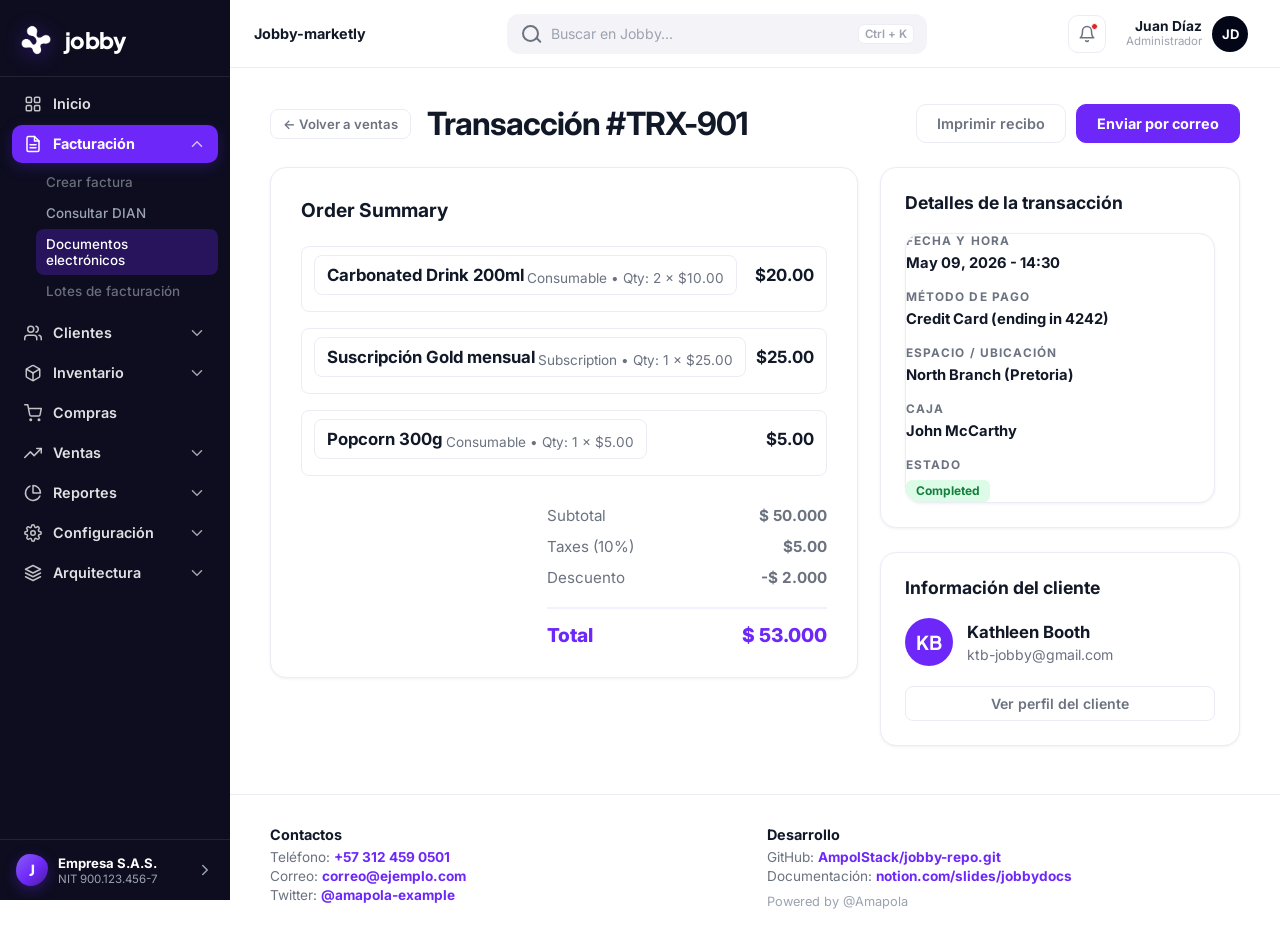
<file: pages/transaction-detail.html>
<!DOCTYPE html>
<html lang="es">

<head>
  <meta charset="UTF-8">
  <meta name="viewport" content="width=device-width, initial-scale=1.0">
  <title>Jobby ERP - Detalle de transacción</title>
  <link rel="preconnect" href="https://fonts.googleapis.com">
  <link rel="preconnect" href="https://fonts.gstatic.com" crossorigin>
  <link href="https://fonts.googleapis.com/css2?family=Outfit:wght@400;500;600;700;800&display=swap" rel="stylesheet">
  <link rel="preconnect" href="https://fonts.googleapis.com">
  <link rel="preconnect" href="https://fonts.gstatic.com" crossorigin>
  <link
    href="https://fonts.googleapis.com/css2?family=Inter:ital,opsz,wght@0,14..32,100..900;1,14..32,100..900&family=Montserrat:ital,wght@0,100..900;1,100..900&display=swap"
    rel="stylesheet">
  <link href="https://fonts.googleapis.com/css2?family=Plus+Jakarta+Sans:wght@400;500;600;700;800&display=swap" rel="stylesheet">
  <link rel="stylesheet" href="../css/tokens.css">
  <link rel="stylesheet" href="../css/styles.css">
  <link rel="stylesheet" href="../css/brand.css">
</head>

<body>
  <!-- Skip to content (accesibilidad) -->
  <a href="#content" class="skip-link">Saltar al contenido</a>

  <!-- Progress bar -->
  <div id="progress-bar"></div>

  <!-- Success toast -->
  <aside id="toast" aria-label="Notificaciones" aria-live="polite">
    <span class="toast-icon">✓</span>
    <span id="toast-message">Listo</span>
  </aside>

  <!-- Bottom Progress bar -->
  <div id="progress-bar-bottom"></div>

  <!-- ── SIDEBAR ─────────────────────────────────────────────── -->
  <aside class="sidebar" id="sidebar" aria-label="Navegación lateral">
    <div class="sidebar-brand">
      <img class="brand-logo" src="../logo.png" alt="" width="36" height="36">
      <span class="brand-wordmark">jobby</span>
    </div>
    <nav class="sidebar-nav" role="navigation" aria-label="Navegación principal">
      <a href="home.html" class="menu-item"><svg aria-hidden="true" width="18" height="18" viewBox="0 0 24 24" fill="none" stroke="currentColor" stroke-width="2" stroke-linecap="round" stroke-linejoin="round"><rect x="3" y="3" width="7" height="7" rx="1.5"/><rect x="14" y="3" width="7" height="7" rx="1.5"/><rect x="3" y="14" width="7" height="7" rx="1.5"/><rect x="14" y="14" width="7" height="7" rx="1.5"/></svg><span>Inicio</span></a>
      <details class="nav-group has-active" open>
        <summary class="menu-item active"><svg aria-hidden="true" width="18" height="18" viewBox="0 0 24 24" fill="none" stroke="currentColor" stroke-width="2" stroke-linecap="round" stroke-linejoin="round"><path d="M14 2H6a2 2 0 0 0-2 2v16a2 2 0 0 0 2 2h12a2 2 0 0 0 2-2V8z"/><polyline points="14 2 14 8 20 8"/><line x1="16" y1="13" x2="8" y2="13"/><line x1="16" y1="17" x2="8" y2="17"/></svg><span>Facturación</span><svg aria-hidden="true" width="18" height="18" viewBox="0 0 24 24" fill="none" stroke="currentColor" stroke-width="2" stroke-linecap="round" stroke-linejoin="round" class="nav-caret"><polyline points="6 9 12 15 18 9"/></svg></summary>
        <div class="submenu">
          <a href="#" class="" aria-disabled="true" title="Disponible en la versión completa">Crear factura</a>
          <a href="transaction-detail.html" class="">Consultar DIAN</a>
          <a href="transaction-detail.html" class="active" aria-current="page">Documentos electrónicos</a>
          <a href="#" class="" aria-disabled="true" title="Disponible en la versión completa">Lotes de facturación</a>
        </div>
      </details>
      <details class="nav-group">
        <summary class="menu-item"><svg aria-hidden="true" width="18" height="18" viewBox="0 0 24 24" fill="none" stroke="currentColor" stroke-width="2" stroke-linecap="round" stroke-linejoin="round"><path d="M17 21v-2a4 4 0 0 0-4-4H5a4 4 0 0 0-4 4v2"/><circle cx="9" cy="7" r="4"/><path d="M23 21v-2a4 4 0 0 0-3-3.87"/><path d="M16 3.13a4 4 0 0 1 0 7.75"/></svg><span>Clientes</span><svg aria-hidden="true" width="18" height="18" viewBox="0 0 24 24" fill="none" stroke="currentColor" stroke-width="2" stroke-linecap="round" stroke-linejoin="round" class="nav-caret"><polyline points="6 9 12 15 18 9"/></svg></summary>
        <div class="submenu">
          <a href="clients.html" class="">Clientes</a>
          <a href="#" class="" aria-disabled="true" title="Disponible en la versión completa">Listas de precios</a>
        </div>
      </details>
      <details class="nav-group">
        <summary class="menu-item"><svg aria-hidden="true" width="18" height="18" viewBox="0 0 24 24" fill="none" stroke="currentColor" stroke-width="2" stroke-linecap="round" stroke-linejoin="round"><path d="M21 16V8a2 2 0 0 0-1-1.73l-7-4a2 2 0 0 0-2 0l-7 4A2 2 0 0 0 3 8v8a2 2 0 0 0 1 1.73l7 4a2 2 0 0 0 2 0l7-4A2 2 0 0 0 21 16z"/><polyline points="3.27 6.96 12 12.01 20.73 6.96"/><line x1="12" y1="22.08" x2="12" y2="12"/></svg><span>Inventario</span><svg aria-hidden="true" width="18" height="18" viewBox="0 0 24 24" fill="none" stroke="currentColor" stroke-width="2" stroke-linecap="round" stroke-linejoin="round" class="nav-caret"><polyline points="6 9 12 15 18 9"/></svg></summary>
        <div class="submenu">
          <a href="products.html" class="">Productos</a>
          <a href="products.html" class="">Stock</a>
          <a href="sectionals.html" class="">Movimientos</a>
        </div>
      </details>
      <a href="subscriptions.html" class="menu-item"><svg aria-hidden="true" width="18" height="18" viewBox="0 0 24 24" fill="none" stroke="currentColor" stroke-width="2" stroke-linecap="round" stroke-linejoin="round"><circle cx="9" cy="21" r="1"/><circle cx="20" cy="21" r="1"/><path d="M1 1h4l2.68 13.39a2 2 0 0 0 2 1.61h9.72a2 2 0 0 0 2-1.61L23 6H6"/></svg><span>Compras</span></a>
      <details class="nav-group">
        <summary class="menu-item"><svg aria-hidden="true" width="18" height="18" viewBox="0 0 24 24" fill="none" stroke="currentColor" stroke-width="2" stroke-linecap="round" stroke-linejoin="round"><polyline points="23 6 13.5 15.5 8.5 10.5 1 18"/><polyline points="17 6 23 6 23 12"/></svg><span>Ventas</span><svg aria-hidden="true" width="18" height="18" viewBox="0 0 24 24" fill="none" stroke="currentColor" stroke-width="2" stroke-linecap="round" stroke-linejoin="round" class="nav-caret"><polyline points="6 9 12 15 18 9"/></svg></summary>
        <div class="submenu">
          <a href="cashier.html" class="">Caja</a>
          <a href="sales.html" class="">Registro de ventas</a>
        </div>
      </details>
      <details class="nav-group">
        <summary class="menu-item"><svg aria-hidden="true" width="18" height="18" viewBox="0 0 24 24" fill="none" stroke="currentColor" stroke-width="2" stroke-linecap="round" stroke-linejoin="round"><path d="M21.21 15.89A10 10 0 1 1 8 2.83"/><path d="M22 12A10 10 0 0 0 12 2v10z"/></svg><span>Reportes</span><svg aria-hidden="true" width="18" height="18" viewBox="0 0 24 24" fill="none" stroke="currentColor" stroke-width="2" stroke-linecap="round" stroke-linejoin="round" class="nav-caret"><polyline points="6 9 12 15 18 9"/></svg></summary>
        <div class="submenu">
          <a href="#" class="" aria-disabled="true" title="Disponible en la versión completa">Financieros</a>
          <a href="#" class="" aria-disabled="true" title="Disponible en la versión completa">Ventas</a>
          <a href="#" class="" aria-disabled="true" title="Disponible en la versión completa">Inventario</a>
          <a href="#" class="" aria-disabled="true" title="Disponible en la versión completa">Personalizados</a>
        </div>
      </details>
      <details class="nav-group">
        <summary class="menu-item"><svg aria-hidden="true" width="18" height="18" viewBox="0 0 24 24" fill="none" stroke="currentColor" stroke-width="2" stroke-linecap="round" stroke-linejoin="round"><circle cx="12" cy="12" r="3"/><path d="M19.4 15a1.65 1.65 0 0 0 .33 1.82l.06.06a2 2 0 0 1-2.83 2.83l-.06-.06a1.65 1.65 0 0 0-1.82-.33 1.65 1.65 0 0 0-1 1.51V21a2 2 0 0 1-4 0v-.09A1.65 1.65 0 0 0 9 19.4a1.65 1.65 0 0 0-1.82.33l-.06.06a2 2 0 0 1-2.83-2.83l.06-.06a1.65 1.65 0 0 0 .33-1.82 1.65 1.65 0 0 0-1.51-1H3a2 2 0 0 1 0-4h.09A1.65 1.65 0 0 0 4.6 9a1.65 1.65 0 0 0-.33-1.82l-.06-.06a2 2 0 0 1 2.83-2.83l.06.06a1.65 1.65 0 0 0 1.82.33H9a1.65 1.65 0 0 0 1-1.51V3a2 2 0 0 1 4 0v.09a1.65 1.65 0 0 0 1 1.51 1.65 1.65 0 0 0 1.82-.33l.06-.06a2 2 0 0 1 2.83 2.83l-.06.06a1.65 1.65 0 0 0-.33 1.82V9a1.65 1.65 0 0 0 1.51 1H21a2 2 0 0 1 0 4h-.09a1.65 1.65 0 0 0-1.51 1z"/></svg><span>Configuración</span><svg aria-hidden="true" width="18" height="18" viewBox="0 0 24 24" fill="none" stroke="currentColor" stroke-width="2" stroke-linecap="round" stroke-linejoin="round" class="nav-caret"><polyline points="6 9 12 15 18 9"/></svg></summary>
        <div class="submenu">
          <a href="sectionals.html" class="">Organización</a>
          <a href="employees.html" class="">Usuarios</a>
          <a href="#" class="" aria-disabled="true" title="Disponible en la versión completa">Permisos</a>
          <a href="#" class="" aria-disabled="true" title="Disponible en la versión completa">Integraciones</a>
        </div>
      </details>
      <details class="nav-group">
        <summary class="menu-item"><svg aria-hidden="true" width="18" height="18" viewBox="0 0 24 24" fill="none" stroke="currentColor" stroke-width="2" stroke-linecap="round" stroke-linejoin="round"><polygon points="12 2 2 7 12 12 22 7 12 2"/><polyline points="2 17 12 22 22 17"/><polyline points="2 12 12 17 22 12"/></svg><span>Arquitectura</span><svg aria-hidden="true" width="18" height="18" viewBox="0 0 24 24" fill="none" stroke="currentColor" stroke-width="2" stroke-linecap="round" stroke-linejoin="round" class="nav-caret"><polyline points="6 9 12 15 18 9"/></svg></summary>
        <div class="submenu">
          <a href="architecture.html#comparacion" class="">AS-IS / TO-BE</a>
          <a href="architecture.html#roadmap" class="">Hoja de ruta</a>
        </div>
      </details>
    </nav>
    <div class="sidebar-footer">
      <span class="brand-blob" aria-hidden="true">J</span>
      <span class="sidebar-footer-copy"><strong>Empresa S.A.S.</strong><span>NIT 900.123.456-7</span></span>
      <svg aria-hidden="true" width="18" height="18" viewBox="0 0 24 24" fill="none" stroke="currentColor" stroke-width="2" stroke-linecap="round" stroke-linejoin="round" class="footer-chevron"><polyline points="9 18 15 12 9 6"/></svg>
    </div>
  </aside>


  <!-- ── MAIN LAYOUT ──────────────────────────────────────────── -->
  <div class="app-layout">
    <!-- TOP BAR -->
    <header class="topbar" role="banner" aria-label="Barra superior">
      <button class="hamburger" id="hamburger" type="button" aria-label="Abrir menú de navegación" aria-expanded="false">
        <span></span><span></span><span></span>
      </button>
      <strong class="topbar-context" id="nav-business">Documentos electrónicos</strong>
      <label class="topbar-search" for="global-search">
        <span class="brand-search-icon" aria-hidden="true"></span>
        <input type="search" id="global-search" placeholder="Buscar en Jobby..." aria-label="Buscar en Jobby">
        <span class="kbd" aria-hidden="true">Ctrl + K</span>
      </label>
      <div class="topbar-actions">
        <button class="notification-btn" type="button" aria-label="Notificaciones, 1 sin leer">
          <svg aria-hidden="true" width="18" height="18" viewBox="0 0 24 24" fill="none" stroke="currentColor" stroke-width="2" stroke-linecap="round" stroke-linejoin="round"><path d="M18 8A6 6 0 0 0 6 8c0 7-3 9-3 9h18s-3-2-3-9"/><path d="M13.73 21a2 2 0 0 1-3.46 0"/></svg>
          <span class="notif-dot" aria-hidden="true"></span>
        </button>
        <a href="profile.html" class="topbar-right" aria-label="Perfil de Juan Díaz, administrador">
          <span class="topbar-user-wrap">
            <span class="topbar-user">Juan Díaz</span>
            <span class="topbar-role">Administrador</span>
          </span>
          <span class="topbar-avatar" aria-hidden="true">JD</span>
        </a>
      </div>
    </header>

    <!-- CONTENT -->
    <main class="content" role="main" aria-label="Contenido principal" id="content">

      <!-- SCREEN: TRANSACTION DETAIL ─────────────────────────── -->
      <section class="screen active" id="transaction-screen">
        <div class="page-head">
          <div style="display: flex; align-items: center; gap: 16px;">
            <a href="sales.html" class="ghost-action small-button" style="text-decoration: none;">← Volver a ventas</a>
            <h1>Transacción #TRX-901</h1>
          </div>
          <div class="page-actions">
            <button class="secondary-button" onclick="window.print()">Imprimir recibo</button>
            <button class="cta" onclick="simulateOperation('Comprobante enviado por correo')">Enviar por correo</button>
          </div>
        </div>

        <div class="cashier-layout">
          <div class="cashier-left">
            <div class="card" style="padding: 30px;">
              <h2 style="font-size: 1.2rem; margin-bottom: 24px;">Order Summary</h2>
              <div class="summary-lines" style="display: flex; flex-direction: column; gap: 16px;">

                <div
                  style="display: flex; justify-content: space-between; align-items: center; border-bottom: 1px solid var(--border); padding-bottom: 16px;">
                  <div>
                    <strong style="font-size: 1.05rem;">Carbonated Drink 200ml</strong>
                    <p style="font-size: 0.85rem; color: var(--muted); margin-top: 6px;">Consumable • Qty: 2 × $10.00
                    </p>
                  </div>
                  <strong style="font-size: 1.05rem;">$20.00</strong>
                </div>

                <div
                  style="display: flex; justify-content: space-between; align-items: center; border-bottom: 1px solid var(--border); padding-bottom: 16px;">
                  <div>
                    <strong style="font-size: 1.05rem;">Suscripción Gold mensual</strong>
                    <p style="font-size: 0.85rem; color: var(--muted); margin-top: 6px;">Subscription • Qty: 1 × $25.00
                    </p>
                  </div>
                  <strong style="font-size: 1.05rem;">$25.00</strong>
                </div>

                <div
                  style="display: flex; justify-content: space-between; align-items: center; border-bottom: 1px solid var(--border); padding-bottom: 16px;">
                  <div>
                    <strong style="font-size: 1.05rem;">Popcorn 300g</strong>
                    <p style="font-size: 0.85rem; color: var(--muted); margin-top: 6px;">Consumable • Qty: 1 × $5.00</p>
                  </div>
                  <strong style="font-size: 1.05rem;">$5.00</strong>
                </div>

              </div>

              <div style="display: flex; justify-content: flex-end; margin-top: 30px;">
                <div style="width: 100%; max-width: 280px; display: grid; gap: 12px;">
                  <div
                    style="display: flex; justify-content: space-between; font-size: 0.95rem; color: var(--text-secondary);">
                    <span>Subtotal</span><strong>$ 50.000</strong>
                  </div>
                  <div
                    style="display: flex; justify-content: space-between; font-size: 0.95rem; color: var(--text-secondary);">
                    <span>Taxes (10%)</span><strong>$5.00</strong>
                  </div>
                  <div
                    style="display: flex; justify-content: space-between; font-size: 0.95rem; color: var(--text-secondary);">
                    <span>Descuento</span><strong>-$ 2.000</strong>
                  </div>
                  <div
                    style="display: flex; justify-content: space-between; font-size: 1.2rem; font-weight: 800; color: var(--primary); border-top: 2px solid var(--primary-bg); padding-top: 14px; margin-top: 8px;">
                    <span>Total</span><span>$ 53.000</span>
                  </div>
                </div>
              </div>
            </div>
          </div>

          <div class="cashier-right" style="display: flex; flex-direction: column; gap: 24px;">
            <!-- Detalles de la transacción -->
            <div class="card" style="padding: 24px;">
              <h2 style="font-size: 1.1rem; margin-bottom: 20px;">Detalles de la transacción</h2>
              <div class="details-grid" style="grid-template-columns: 1fr; padding: 0;">
                <div class="details-side" style="padding: 0; gap: 18px;">
                  <div>
                    <p class="section-label">Fecha y hora</p>
                    <strong>May 09, 2026 - 14:30</strong>
                  </div>
                  <div>
                    <p class="section-label">Método de pago</p>
                    <strong>Credit Card (ending in 4242)</strong>
                  </div>
                  <div>
                    <p class="section-label">Espacio / Ubicación</p>
                    <strong>North Branch (Pretoria)</strong>
                  </div>
                  <div>
                    <p class="section-label">Caja</p>
                    <strong>John McCarthy</strong>
                  </div>
                  <div>
                    <p class="section-label">Estado</p>
                    <span class="badge success" style="margin-top: 4px;">Completed</span>
                  </div>
                </div>
              </div>
            </div>

            <!-- Client Info -->
            <div class="card" style="padding: 24px;">
              <h2 style="font-size: 1.1rem; margin-bottom: 20px;">Información del cliente</h2>
              <div style="display: flex; gap: 14px; align-items: center;">
                <div class="employee-avatar violet" style="width: 48px; height: 48px; font-size: 1.2rem;">KB</div>
                <div>
                  <h2 style="font-size: 1.05rem;">Kathleen Booth</h2>
                  <p style="font-size: 0.88rem; color: var(--muted); margin-top: 4px;">ktb-jobby@gmail.com</p>
                </div>
              </div>
              <a href="clients.html" style="text-decoration: none;">
                <button class="ghost-action" style="margin-top: 20px; width: 100%; justify-content: center;">Ver perfil del cliente</button>
              </a>
            </div>
          </div>
        </div>
      </section>

    </main>

    <!-- FOOTER -->
    <footer class="footer-bar" role="contentinfo" aria-label="Pie de página">
      <div class="footer-section">
        <p class="footer-title">Contactos</p>
        <p>Teléfono: <a href="tel:+573124590501"><strong>+57 312 459 0501</strong></a></p>
        <p>Correo: <a href="mailto:correo@ejemplo.com"><strong>correo@ejemplo.com</strong></a></p>
        <p>Twitter: <a href="https://twitter.com/amapola-example" target="_blank" rel="noopener"><strong>@amapola-example</strong></a></p>
      </div>
      <div class="footer-section">
        <p class="footer-title">Desarrollo</p>
        <p>GitHub: <a href="https://github.com/AmpolStack/jobby-repo" target="_blank" rel="noopener"><strong>AmpolStack/jobby-repo.git</strong></a></p>
        <p>Documentación: <a href="https://notion.com/slides/jobbydocs" target="_blank" rel="noopener"><strong>notion.com/slides/jobbydocs</strong></a></p>
        <p class="footer-powered">Powered by @Amapola</p>
      </div>
    </footer>
  </div>

  <div class="sidebar-backdrop hidden" id="sidebar-backdrop"></div>
  <script src="../js/script.js"></script>
</body>

</html>
</file>
<file: css/tokens.css>
/* ═══════════════════════════════════════════════════════════════
   JOBBY — Design System v2 · Design tokens
   Debe enlazarse ANTES de styles.css y brand.css en todas las páginas.
   ═══════════════════════════════════════════════════════════════ */
:root {
  /* ── Marca ── */
  --jb-primary: #6D28F9;          /* violeta principal: gráficos, botones, activos */
  --jb-primary-hover: #5B21F0;    /* hover de botones y pills activas */
  --jb-primary-soft: #F3F0FF;     /* fondos de iconos KPI, chips lavanda */
  --jb-primary-border: #E9E4F5;   /* borde sutil de tarjetas sobre fondo lavanda */

  /* ── Neutrales ── */
  --jb-bg: #FFFFFF;               /* fondo del área de contenido */
  --jb-bg-soft: #F4F4F8;          /* fondo de la búsqueda y chips neutros */
  --jb-sidebar-bg: #0D0D1F;       /* fondo del sidebar oscuro */
  --jb-sidebar-text: #FFFFFF;
  --jb-sidebar-muted: #9CA3AF;    /* sub-items y metadatos del sidebar */
  --jb-sidebar-active: #6D28F9;   /* pill del ítem activo del menú */
  --jb-text: #111827;             /* texto principal */
  --jb-text-2: #6B7280;           /* texto secundario */
  --jb-text-3: #9CA3AF;           /* texto terciario / placeholders */
  --jb-border: #ECECF4;           /* bordes de tarjetas y divisores */

  /* ── Semánticos (badges de estado DIAN) ── */
  --jb-success: #16A34A;   --jb-success-bg: #DCFCE7;   --jb-success-text: #15803D;
  --jb-info: #4F46E5;      --jb-info-bg: #E0E7FF;      --jb-info-text: #4338CA;
  --jb-danger: #DC2626;    --jb-danger-bg: #FEE2E2;    --jb-danger-text: #B91C1C;
  --jb-warning: #D97706;   --jb-warning-bg: #FEF3C7;   --jb-warning-text: #92400E;
  --jb-gray-bg: #F3F4F6;   --jb-gray-text: #4B5563;

  /* ── Tipografía ── */
  --jb-font-body: 'Inter', system-ui, -apple-system, 'Segoe UI', sans-serif;
  --jb-font-heading: 'Plus Jakarta Sans', 'Inter', system-ui, sans-serif;

  /* ── Radios (el diseño v2 SÍ usa radios) ── */
  --jb-radius-card: 16px;
  --jb-radius-pill: 10px;
  --jb-radius-badge: 6px;
  --jb-radius-sm: 8px;

  /* ── Sombras suaves ── */
  --jb-shadow-card: 0 1px 3px rgba(17, 17, 46, 0.06);
  --jb-shadow-hover: 0 8px 24px rgba(109, 40, 249, 0.10);
  --jb-shadow-pill: 0 4px 14px rgba(109, 40, 249, 0.25);

  /* ── Layout ── */
  --jb-sidebar-w: 230px;
  --jb-topbar-h: 68px;
  --jb-gap: 24px;
  --jb-transition: 0.2s ease;
}
</file>
<file: css/styles.css>
/* ── COMPATIBILITY MAP — tokens legacy → Jobby v2 ────────────
   Los valores viven en tokens.css (enlazado antes que este archivo).
   Mapear evita romper las ~1570 reglas que usan los nombres antiguos.
   ───────────────────────────────────────────────────────────── */
:root {
  /* Brand */
  --primary: var(--jb-primary);
  --primary-hover: var(--jb-primary-hover);
  --primary-light: var(--jb-primary);
  --primary-bg: var(--jb-primary-soft);
  --primary-muted: rgba(109, 40, 249, 0.08);

  /* Neutrals */
  --background: var(--jb-bg);
  --surface: var(--jb-bg-soft);
  --surface-alt: var(--jb-border);
  --text: var(--jb-text);
  --text-secondary: var(--jb-text-2);
  --muted: var(--jb-text-2);
  --border: var(--jb-border);

  /* Semantic */
  --success: var(--jb-success);
  --success-bg: var(--jb-success-bg);
  --danger: var(--jb-danger);
  --danger-bg: var(--jb-danger-bg);
  --warning: var(--jb-warning);
  --warning-bg: var(--jb-warning-bg);
  --info: var(--jb-info);
  --info-bg: var(--jb-info-bg);

  /* Elevation */
  --shadow-sm: var(--jb-shadow-card);
  --shadow: var(--jb-shadow-card);
  --shadow-lg: var(--jb-shadow-hover);

  /* Shape — radios v2 */
  --radius-xl: var(--jb-radius-card);
  --radius-lg: var(--jb-radius-pill);
  --radius-md: var(--jb-radius-sm);
  --radius-sm: var(--jb-radius-badge);

  /* Layout */
  --sidebar-w: var(--jb-sidebar-w);
  --topbar-h: var(--jb-topbar-h);

  /* Transition */
  --t: var(--jb-transition);
}

/* ── RESET ──────────────────────────────────────────────────── */
*,
*::before,
*::after {
  box-sizing: border-box;
}



body {
  margin: 0;
  font-family: var(--jb-font-body);
  background: var(--background);
  color: var(--text);
  min-height: 100vh;
  -webkit-font-smoothing: antialiased;
  overflow-x: hidden;
}

/* ── PROGRESS BAR ───────────────────────────────────────────── */
#progress-bar {
  position: fixed;
  top: 0;
  left: 0;
  height: 4px;
  width: 0%;
  background: var(--jb-primary);
  z-index: 1000;
  transition: width 0.3s ease;
  box-shadow: 0 0 10px rgba(109, 40, 249, 0.45);
  pointer-events: none;
}

#progress-bar.loading {
  transition: width 2s cubic-bezier(0.1, 0.5, 0.5, 1);
}

#progress-bar-bottom {
  position: fixed;
  bottom: 0;
  left: 0;
  height: 4px;
  width: 0%;
  background: var(--jb-primary);
  z-index: 1000;
  transition: width 0.3s ease;
  box-shadow: 0 0 10px rgba(109, 40, 249, 0.45);
  pointer-events: none;
}

#progress-bar-bottom.loading {
  transition: width 2s cubic-bezier(0.1, 0.5, 0.5, 1);
}

/* ── SUCCESS TOAST ──────────────────────────────────────────── */
#toast {
  position: fixed;
  bottom: 34px;
  /* Slightly higher to stay above bottom bar */
  right: 24px;
  background: var(--jb-sidebar-bg);
  color: #fff;
  padding: 13px 20px;
  display: flex;
  align-items: center;
  gap: 12px;
  z-index: 999;
  transform: translateY(100px);
  opacity: 0;
  transition: all 0.4s cubic-bezier(0.175, 0.885, 0.32, 1.275);
  box-shadow: var(--jb-shadow-pill), 0 12px 32px rgba(13, 13, 31, 0.22);
  border-left: 4px solid var(--jb-primary);
  border-radius: 12px;
}

#toast.show {
  transform: translateY(0);
  opacity: 1;
}

.toast-icon {
  width: 24px;
  height: 24px;
  background: var(--jb-primary);
  color: #fff;
  display: grid;
  place-items: center;
  border-radius: 50%;
  font-size: 0.9rem;
  font-weight: 800;
}

#toast-message {
  font-weight: 600;
  font-size: 0.9rem;
}

/* ── MODALS ──────────────────────────────────────────────────── */
.modal-overlay {
  position: fixed;
  inset: 0;
  background: rgba(26, 26, 46, 0.5);
  backdrop-filter: blur(4px);
  z-index: 500;
  display: flex;
  align-items: center;
  justify-content: center;
  padding: 20px;
  transition: opacity 0.3s ease;
}

.modal {
  width: 100%;
  max-width: 500px;
  background: var(--background);
  border: 1px solid var(--border);
  border-radius: var(--jb-radius-card);
  box-shadow: var(--jb-shadow-hover), 0 24px 60px rgba(13, 13, 31, 0.2);
  animation: modal-slide 0.4s cubic-bezier(0.175, 0.885, 0.32, 1.275);
  overflow: hidden;
}

@keyframes modal-slide {
  from {
    transform: translateY(20px);
    opacity: 0;
  }

  to {
    transform: translateY(0);
    opacity: 1;
  }
}

.modal-header {
  padding: 20px 24px;
  border-bottom: 1px solid var(--border);
  display: flex;
  align-items: center;
  justify-content: space-between;
}

.modal-header h2 {
  font-size: 1.2rem;
  font-weight: 800;
  color: var(--text);
}

.close-modal {
  font-size: 1.5rem;
  background: transparent;
  color: var(--muted);
  padding: 5px;
  line-height: 1;
}

.close-modal:hover {
  color: var(--danger);
}

.modal-form {
  padding: 24px;
  display: grid;
  gap: 18px;
}

.form-group {
  display: grid;
  gap: 8px;
}

.form-group label {
  font-size: 0.74rem;
  font-weight: 700;
  text-transform: uppercase;
  color: var(--muted);
}

.form-group input,
.form-group select,
.form-group textarea {
  width: 100%;
  padding: 12px 14px;
  background: var(--surface);
  border: 1px solid var(--border);
  font-family: inherit;
  font-size: 0.9rem;
  color: var(--text);
  border-radius: var(--jb-radius-sm);
}

.form-group input:focus,
.form-group select:focus,
.form-group textarea:focus {
  outline: none;
  border-color: var(--primary);
  background: #fff;
}

.form-row {
  display: grid;
  grid-template-columns: 1fr 1fr;
  gap: 16px;
}

.modal-actions {
  display: flex;
  justify-content: flex-end;
  gap: 12px;
  margin-top: 10px;
}

.hidden {
  display: none !important;
}

button {
  font: inherit;
  cursor: pointer;
  border: 0;
}

h1,
h2,
h3,
h4 {
  margin: 0;
}

p {
  margin: 0;
}

/* ── SIDEBAR (dark, v2) ─────────────────────────────────────── */
.sidebar {
  position: fixed;
  top: 0;
  left: 0;
  width: var(--sidebar-w);
  height: 100vh;
  background: var(--jb-sidebar-bg);
  color: var(--jb-sidebar-text);
  display: flex;
  flex-direction: column;
  z-index: 200;
  transition: transform var(--jb-transition);
  overflow: hidden;
}

.sidebar-brand {
  display: flex;
  align-items: center;
  gap: 11px;
  padding: 22px 18px 18px;
  border-bottom: 1px solid rgba(255, 255, 255, 0.09);
  margin-bottom: 8px;
  flex-shrink: 0;
}

/* Blob morado con la «J» blanca */
.brand-blob {
  width: 36px;
  height: 36px;
  flex: 0 0 auto;
  display: grid;
  place-items: center;
  background: linear-gradient(135deg, #8B5CF6 0%, var(--jb-primary) 55%, #4C1D95 100%);
  border-radius: 42% 58% 55% 45% / 52% 44% 56% 48%;
  box-shadow: 0 4px 14px rgba(109, 40, 249, 0.35);
  color: #fff;
  font-family: var(--jb-font-heading);
  font-weight: 800;
  font-size: 1.05rem;
  line-height: 1;
}

/* Logo oficial: símbolo blanco sobre fondo transparente (ideal sobre el sidebar oscuro) */
.brand-logo {
  width: 36px;
  height: 36px;
  flex: 0 0 auto;
  object-fit: contain;
  filter: drop-shadow(0 3px 10px rgba(109, 40, 249, 0.45));
}

.brand-wordmark {
  font-family: var(--jb-font-heading);
  font-size: 1.4rem;
  font-weight: 800;
  letter-spacing: -0.03em;
  color: #fff;
}

.sidebar-nav {
  display: flex;
  flex-direction: column;
  gap: 2px;
  padding: 0 12px 12px;
  flex: 1;
  overflow-y: auto;
  scrollbar-width: thin;
  scrollbar-color: rgba(255, 255, 255, 0.18) transparent;
}

.sidebar-nav::-webkit-scrollbar { width: 4px; }
.sidebar-nav::-webkit-scrollbar-thumb { background: rgba(255, 255, 255, 0.18); border-radius: 4px; }

.menu-item {
  display: flex;
  align-items: center;
  gap: 11px;
  width: 100%;
  padding: 10px 12px;
  text-align: left;
  border-radius: var(--jb-radius-pill);
  background: transparent;
  color: rgba(255, 255, 255, 0.88);
  font-weight: 600;
  font-size: 0.9rem;
  line-height: 1.2;
  text-decoration: none;
  list-style: none;
  transition: background var(--jb-transition), color var(--jb-transition), box-shadow var(--jb-transition);
}

.menu-item svg { flex-shrink: 0; opacity: 0.85; transition: opacity var(--jb-transition); }
.menu-item:hover { background: rgba(255, 255, 255, 0.06); color: #fff; }
.menu-item:hover svg { opacity: 1; }
.menu-item.active {
  background: var(--jb-sidebar-active);
  color: #fff;
  font-weight: 700;
  box-shadow: var(--jb-shadow-pill);
}
.menu-item.active svg { opacity: 1; }
.menu-item:focus-visible { outline: 3px solid #fff; outline-offset: -3px; }

/* Grupos expandibles (<details>/<summary>) */
.nav-group { margin: 0; }
.nav-group > summary { cursor: pointer; }
.nav-group > summary::-webkit-details-marker { display: none; }
.nav-group > summary::marker { content: ''; }
.nav-group > summary .nav-caret { margin-left: auto; transition: transform var(--jb-transition); opacity: 0.7; }
.nav-group[open] > summary .nav-caret { transform: rotate(180deg); }
.nav-group.has-active > summary:not(.active) { color: #fff; }

.submenu {
  display: grid;
  gap: 1px;
  padding: 4px 0 6px 24px;
  overflow: hidden;
}
.nav-group[open] > .submenu { animation: submenu-in 0.2s ease both; }
@keyframes submenu-in {
  from { opacity: 0; transform: translateY(-4px); }
  to { opacity: 1; transform: translateY(0); }
}

.submenu a {
  display: flex;
  align-items: center;
  padding: 7px 10px;
  border-radius: var(--jb-radius-sm);
  color: var(--jb-sidebar-muted);
  font-size: 0.84rem;
  font-weight: 500;
  text-decoration: none;
  transition: color var(--jb-transition), background var(--jb-transition);
}
.submenu a:hover { color: #fff; background: rgba(255, 255, 255, 0.05); }
.submenu a.active { color: #fff; background: rgba(109, 40, 249, 0.28); }
.submenu a[aria-disabled="true"] { cursor: not-allowed; opacity: 0.65; }

.sidebar-footer {
  display: flex;
  align-items: center;
  gap: 10px;
  padding: 14px 16px;
  border-top: 1px solid rgba(255, 255, 255, 0.09);
  flex-shrink: 0;
}
.sidebar-footer .brand-blob { width: 32px; height: 32px; font-size: 0.95rem; }
.sidebar-footer-copy { display: grid; gap: 1px; min-width: 0; }
.sidebar-footer-copy strong { font-size: 0.82rem; color: #fff; white-space: nowrap; }
.sidebar-footer-copy span { font-size: 0.72rem; color: var(--jb-sidebar-muted); white-space: nowrap; }
.sidebar-footer .footer-chevron { margin-left: auto; color: var(--jb-sidebar-muted); }

/* Backdrop (mobile) */
.sidebar-backdrop {
  display: none;
  position: fixed;
  inset: 0;
  background: rgba(13, 13, 31, 0.5);
  z-index: 150;
}
.sidebar-backdrop.visible { display: block; }

/* ── APP LAYOUT ──────────────────────────────────────────────── */
.app-layout {
  margin-left: var(--sidebar-w);
  min-height: 100vh;
  display: flex;
  flex-direction: column;
  background: var(--jb-bg);
}

/* ── TOP BAR (white, sticky, v2) ────────────────────────────── */
.topbar {
  position: sticky;
  top: 0;
  z-index: 100;
  height: var(--jb-topbar-h);
  display: flex;
  align-items: center;
  gap: 18px;
  padding: 0 24px;
  background: var(--jb-bg);
  color: var(--jb-text);
  border-bottom: 1px solid var(--jb-border);
}

.topbar-context {
  font-size: 0.9rem;
  font-weight: 700;
  color: var(--jb-text);
  white-space: nowrap;
  margin-right: auto;
}

.topbar-search {
  display: flex;
  align-items: center;
  gap: 10px;
  flex: 0 1 420px;
  height: 40px;
  padding: 0 12px 0 14px;
  background: var(--jb-bg-soft);
  border: 1px solid transparent;
  border-radius: 12px;
  transition: border-color var(--jb-transition), box-shadow var(--jb-transition);
}
.topbar-search:focus-within { border-color: var(--jb-primary-border); box-shadow: var(--jb-shadow-card); }
.topbar-search input {
  flex: 1;
  min-width: 0;
  border: 0;
  outline: 0;
  background: transparent;
  font: inherit;
  font-size: 0.88rem;
  color: var(--jb-text);
}
.topbar-search input::placeholder { color: var(--jb-text-3); }
.topbar-search .kbd {
  flex-shrink: 0;
  font-family: var(--jb-font-body);
  font-size: 0.72rem;
  font-weight: 600;
  color: var(--jb-text-3);
  background: var(--jb-bg);
  border: 1px solid var(--jb-border);
  border-radius: var(--jb-radius-badge);
  padding: 2px 6px;
  white-space: nowrap;
}

.topbar-actions { display: flex; align-items: center; gap: 12px; margin-left: auto; }
.notification-btn {
  position: relative;
  width: 38px;
  height: 38px;
  display: grid;
  place-items: center;
  background: var(--jb-bg);
  border: 1px solid var(--jb-border);
  border-radius: var(--jb-radius-pill);
  color: var(--jb-text-2);
  transition: background var(--jb-transition), border-color var(--jb-transition);
}
.notification-btn:hover { background: var(--jb-primary-soft); border-color: var(--jb-primary-border); }
.notif-dot {
  position: absolute;
  top: 7px;
  right: 7px;
  width: 7px;
  height: 7px;
  background: var(--jb-danger);
  border-radius: 50%;
  border: 1px solid var(--jb-bg);
}

.topbar-right {
  display: flex;
  align-items: center;
  gap: 10px;
  padding: 5px 8px;
  border-radius: var(--jb-radius-pill);
  transition: background var(--jb-transition);
  cursor: pointer;
  text-decoration: none;
}
.topbar-right:hover,
.topbar-right:focus-visible { background: var(--jb-primary-soft); outline: none; }
.topbar-user-wrap { display: grid; gap: 1px; text-align: right; line-height: 1.2; }
.topbar-user { font-size: 0.86rem; font-weight: 700; color: var(--jb-text); text-decoration: none; }
.topbar-role { font-size: 0.72rem; color: var(--jb-text-3); }
.topbar-avatar {
  width: 36px;
  height: 36px;
  background: #020617;
  color: #fff;
  font-weight: 700;
  font-size: 0.82rem;
  border-radius: 50%;
  display: grid;
  place-items: center;
  flex-shrink: 0;
}

/* Hamburger */
.hamburger {
  display: none;
  flex-direction: column;
  justify-content: center;
  gap: 5px;
  width: 36px;
  height: 36px;
  padding: 8px;
  flex-shrink: 0;
  background: var(--jb-bg);
  border: 1px solid var(--jb-border);
  border-radius: var(--jb-radius-sm);
}
.hamburger span { height: 2px; background: var(--jb-text); border-radius: 2px; }

/* ── CONTENT ─────────────────────────────────────────────────── */
.content {
  flex: 1;
  padding: 36px 40px 48px;
  max-width: 1120px;
  width: 100%;
  margin: 0 auto;
}

/* ── FOOTER ─────────────────────────────────────────────────── */
.footer-bar {
  margin: 0;
  padding: 28px 40px;
  display: grid;
  grid-template-columns: 1fr 1fr;
  gap: 24px;
  background: transparent;
  border-top: 1px solid var(--jb-border);
  color: var(--jb-text-2);
}

.footer-bar a {
  color: var(--jb-primary);
  text-decoration: none;
  font-weight: 600;
  transition: opacity 0.2s ease;
}

.footer-bar a:hover {
  opacity: 0.75;
  text-decoration: underline;
}

.footer-section p {
  margin: 3px 0;
  font-size: 0.85rem;
  color: var(--jb-text-2);
}

.footer-title {
  color: var(--jb-text) !important;
  font-weight: 700;
  font-size: 0.9rem !important;
  margin-bottom: 6px !important;
}

.footer-powered {
  color: var(--jb-text-3) !important;
  margin-top: 10px !important;
  font-size: 0.8rem !important;
}

/* ── SCREENS ─────────────────────────────────────────────────── */
.screen {
  display: none;
}

.screen.active {
  display: block;
  animation: fade-up 200ms ease;
}

/* ── SHARED CARDS (v2: white, 16px radius, soft shadow) ─────── */
.card,
.business-card,
.stats-card,
.employee-card,
.product-card,
.summary-card,
.client-card,
.payment-card,
.articles-panel,
.checkout-item,
.metric-details,
.details-grid {
  background: var(--jb-bg);
  border: 1px solid var(--jb-border);
  border-radius: var(--jb-radius-card);
  box-shadow: var(--jb-shadow-card);
}

/* ── BUTTONS ─────────────────────────────────────────────────── */

/* CTA – filled primary */
.cta {
  display: inline-flex;
  align-items: center;
  justify-content: center;
  gap: 8px;
  background: var(--jb-primary);
  color: #fff;
  font-weight: 700;
  font-size: 0.9rem;
  padding: 10px 20px;
  border-radius: var(--jb-radius-pill);
  border: 1px solid var(--jb-primary);
  transition: background var(--jb-transition), border-color var(--jb-transition), box-shadow var(--jb-transition), transform var(--jb-transition);
}

.cta:hover {
  background: var(--jb-primary-hover);
  border-color: var(--jb-primary-hover);
  box-shadow: var(--jb-shadow-pill);
  transform: translateY(-1px);
}

/* Secondary – neutral outlined */
.secondary-button {
  display: inline-flex;
  align-items: center;
  justify-content: center;
  gap: 8px;
  background: var(--jb-bg);
  color: var(--jb-text-2);
  font-weight: 600;
  font-size: 0.9rem;
  padding: 10px 20px;
  border-radius: var(--jb-radius-pill);
  border: 1px solid var(--jb-border);
  transition: background var(--jb-transition), color var(--jb-transition), border-color var(--jb-transition);
}

.secondary-button:hover {
  background: var(--jb-primary-soft);
  color: var(--jb-primary);
  border-color: var(--jb-primary-border);
}

/* Ghost – bordered, neutral text, lavender hover */
.ghost-action {
  display: inline-flex;
  align-items: center;
  gap: 6px;
  background: transparent;
  color: var(--jb-text-2);
  font-weight: 600;
  font-size: 0.88rem;
  padding: 8px 14px;
  border-radius: var(--jb-radius-sm);
  border: 1px solid var(--jb-border);
  transition: background var(--jb-transition), color var(--jb-transition), border-color var(--jb-transition);
}

.ghost-action:hover {
  background: var(--jb-primary-soft);
  color: var(--jb-primary);
  border-color: var(--jb-primary-border);
}

.ghost-action.small-button {
  padding: 6px 12px;
  font-size: 0.82rem;
}

/* Dropdown / toggle – outlined pill */
.dropdown,
.item-toggle {
  background: var(--jb-bg);
  color: var(--jb-text-2);
  font-weight: 600;
  font-size: 0.88rem;
  padding: 8px 14px;
  border-radius: var(--jb-radius-pill);
  border: 1px solid var(--jb-border);
  transition: background var(--jb-transition), color var(--jb-transition), border-color var(--jb-transition);
}

.dropdown:hover,
.item-toggle:hover {
  background: var(--jb-primary-soft);
  color: var(--jb-primary);
  border-color: var(--jb-primary-border);
}

/* ── PAGE HERO ───────────────────────────────────────────────── */
.page-hero {
  display: flex;
  align-items: center;
  gap: 24px;
  margin-bottom: 28px;
}

.page-hero h1 {
  font-size: clamp(1.8rem, 3vw, 2.4rem);
  letter-spacing: -0.03em;
  color: var(--text);
}

.page-hero .lead {
  font-size: 0.95rem;
  color: var(--muted);
  margin-top: 6px;
  max-width: 54ch;
  line-height: 1.6;
}

/* ── AVATAR CLUSTER ─────────────────────────────────────────── */
.avatar-cluster {
  position: relative;
  width: 86px;
  height: 70px;
  flex: 0 0 auto;
}

.hero-avatar {
  position: absolute;
  width: 52px;
  height: 52px;
  display: grid;
  place-items: center;
  color: #fff;
  font-weight: 700;
  font-size: 1.1rem;
  border-radius: 50%;
}

.hero-avatar.main {
  left: 0;
  top: 8px;
  background: #020617;
}

.hero-avatar.side {
  right: 0;
  top: 0;
  background: var(--jb-primary);
}

.hero-avatar.small {
  position: static;
  width: 32px;
  height: 32px;
  font-size: 0.88rem;
}

/* ── SECTION ACTIONS ─────────────────────────────────────────── */
.section-actions {
  margin-bottom: 28px;
}

/* ── PAGE HEAD ───────────────────────────────────────────────── */
.page-head {
  display: flex;
  align-items: center;
  justify-content: space-between;
  gap: 16px;
  margin-bottom: 24px;
}

.page-head h1 {
  font-size: clamp(1.6rem, 2.5vw, 2.2rem);
  letter-spacing: -0.03em;
  color: var(--text);
}

/* ── BUSINESS GRID ───────────────────────────────────────────── */
.business-grid {
  display: grid;
  grid-template-columns: repeat(auto-fill, minmax(290px, 1fr));
  gap: 18px;
}

.business-card { position: relative;
  display: flex;
  flex-direction: column;
  overflow: hidden;
  transition: transform var(--t), box-shadow var(--t);
}

.business-card:hover {
  transform: translateY(-3px);
  box-shadow: var(--shadow-lg);
}

.business-illustration {
  height: 130px;
  background: var(--primary);
}

.business-illustration.blue {
  background: #3b82f6;
}

.business-illustration.teal {
  background: #0d9488;
}

.business-copy {
  display: flex;
  flex-direction: column;
  gap: 10px;
  padding: 18px;
  flex: 1;
}

.business-copy h2 {
  font-size: 1rem;
  font-weight: 700;
  color: var(--text);
}

.business-copy p {
  color: var(--muted);
  font-size: 0.88rem;
  line-height: 1.55;
}

/* ── DASHBOARD ──────────────────────────────────────────────── */
.business-banner {
  margin-bottom: 24px;
  padding: 14px;
  background: var(--surface);
  border: 1px solid var(--border);
  border-radius: var(--radius-xl);
}

.business-banner-art {
  height: 160px;
  border-radius: var(--radius-lg);
  background: var(--primary);
}

.dashboard-main {
  display: flex;
  flex-direction: column;
  gap: 20px;
}

.panel-header {
  display: flex;
  align-items: center;
  justify-content: space-between;
  gap: 16px;
  margin-bottom: 20px;
}

.panel-header h1 {
  font-size: clamp(1.4rem, 2.2vw, 1.9rem);
  color: var(--text);
  letter-spacing: -0.02em;
}

.section-label {
  font-size: 0.74rem;
  font-weight: 700;
  letter-spacing: 0.09em;
  text-transform: uppercase;
  color: var(--muted);
  margin-bottom: 4px;
}

.details-grid {
  display: grid;
  grid-template-columns: 1.4fr 1fr;
  overflow: hidden;
}

.details-main,
.details-side {
  padding: 20px;
}

.details-main {
  border-right: 1px solid var(--border);
}

.details-side {
  display: grid;
  gap: 14px;
}

.details-side strong {
  font-size: 0.92rem;
  color: var(--text);
}

.body-copy {
  color: var(--text-secondary);
  line-height: 1.6;
  font-size: 0.93rem;
}

.body-copy.small {
  font-size: 0.87rem;
}

.since {
  font-size: 0.78rem;
  color: var(--muted);
  margin-top: 10px;
}

/* Stats */
.stats-card {
  padding: 22px;
}

.stats-card h2 {
  font-size: 1rem;
  color: var(--text);
  margin-bottom: 18px;
  font-weight: 700;
}

.stats-grid {
  display: grid;
  grid-template-columns: repeat(auto-fill, minmax(130px, 1fr));
  gap: 12px;
  margin-bottom: 18px;
}

.stats-grid div,
.summary-lines div {
  display: grid;
  gap: 3px;
  padding: 14px;
  border-radius: var(--radius-lg);
  background: var(--background);
  border: 1px solid var(--border);
}

.stats-grid span,
.metric-details span,
.summary-lines span {
  font-size: 0.76rem;
  color: var(--muted);
}

.stats-grid strong,
.metric-details strong,
.summary-lines strong {
  font-size: 1.1rem;
  color: var(--text);
  font-weight: 700;
}

.metric-block {
  display: grid;
  gap: 10px;
}

.metric-details {
  padding: 16px;
  display: grid;
  grid-template-columns: repeat(auto-fill, minmax(180px, 1fr));
  gap: 12px;
  background: var(--background);
  border: 1px solid var(--border);
  border-radius: var(--radius-lg);
}

/* ── SEARCH PILL ─────────────────────────────────────────────── */
.search-pill {
  display: flex;
  align-items: center;
  justify-content: space-between;
  padding: 13px 18px;
  margin-bottom: 24px;
  color: var(--muted);
  font-size: 0.9rem;
  cursor: text;
  background: var(--surface);
  border: 1px solid var(--border);
}

.search-icon {
  width: 17px;
  height: 17px;
  border: 2px solid var(--muted);
  position: relative;
  flex-shrink: 0;
}

.search-icon::after {
  content: "";
  position: absolute;
  width: 7px;
  height: 2px;
  background: var(--muted);
  right: -5px;
  bottom: -1px;
  transform: rotate(45deg);
}

/* ── EMPLOYEES ───────────────────────────────────────────────── */
.employee-grid {
  display: grid;
  grid-template-columns: repeat(auto-fill, minmax(210px, 1fr));
  gap: 18px;
}

.employee-card {
  padding: 22px 18px 18px;
  display: flex;
  flex-direction: column;
  gap: 7px;
  transition: transform var(--t), box-shadow var(--t);
}

.employee-card:hover {
  transform: translateY(-2px);
  box-shadow: var(--shadow-lg);
}

.employee-card h2 {
  font-size: 0.97rem;
  font-weight: 700;
  color: var(--text);
  margin-top: 8px;
}

.employee-card p {
  color: var(--muted);
  font-size: 0.85rem;
  line-height: 1.45;
}

.employee-card .ghost-action {
  margin-top: 10px;
  align-self: flex-start;
}

.employee-avatar {
  width: 100%;
  max-width: 72px;
  aspect-ratio: 1;
  display: grid;
  place-items: center;
  border-radius: 50%;
  background: var(--jb-sidebar-bg);
  color: #fff;
  font-weight: 700;
  font-size: 1.2rem;
  font-family: var(--jb-font-heading);
  flex-shrink: 0;
}

/* Colored avatars — iniciales blancas */
.employee-avatar.violet { background: var(--jb-primary); color: #fff; }
.employee-avatar.green { background: #0F766E; color: #fff; }
.employee-avatar.dark { background: #020617; color: #fff; }

.badge {
  display: inline-flex;
  align-items: center;
  gap: 5px;
  padding: 4px 10px;
  font-size: 0.75rem;
  font-weight: 700;
  line-height: 1.2;
  border-radius: var(--jb-radius-badge);
  white-space: nowrap;
}

/* Alias genéricos */
.badge.success,
.badge.aceptada,
.badge.completada { background: var(--jb-success-bg); color: var(--jb-success-text); }
.badge.info,
.badge.en-proceso { background: var(--jb-info-bg); color: var(--jb-info-text); }
.badge.danger,
.badge.rechazada { background: var(--jb-danger-bg); color: var(--jb-danger-text); }
.badge.warning,
.badge.en-contingencia { background: var(--jb-warning-bg); color: var(--jb-warning-text); }
.badge.muted,
.badge.pendiente { background: var(--jb-gray-bg); color: var(--jb-gray-text); }

/* ── PRODUCTS ────────────────────────────────────────────────── */
.product-list {
  display: grid;
  gap: 14px;
}

.product-card {
  display: grid;
  grid-template-columns: 90px 1fr auto;
  gap: 16px;
  padding: 14px;
  align-items: start;
  transition: transform var(--t), box-shadow var(--t);
}

.product-card:hover {
  transform: translateY(-2px);
  box-shadow: var(--shadow-lg);
}

.product-thumb {
  aspect-ratio: 1;
  border-radius: var(--radius-lg);
  background: var(--surface-alt);
}

.product-thumb.blue {
  background: #bfdbfe;
}

.product-thumb.yellow {
  background: #fde047;
}

.product-thumb.violet {
  background: #e9d5ff;
}

.product-thumb.indigo {
  background: #c7d2fe;
}

.product-thumb.amber {
  background: #fed7aa;
}

.product-content {
  display: flex;
  flex-direction: column;
  gap: 5px;
}

.product-heading {
  display: flex;
  align-items: center;
  gap: 10px;
  flex-wrap: wrap;
}

.product-heading h2 {
  font-size: 0.97rem;
  font-weight: 700;
  color: var(--text);
}

.sales-chip {
  padding: 3px 10px;
  background: var(--primary-bg);
  color: var(--primary);
  font-size: 0.76rem;
  font-weight: 700;
}

.price {
  font-size: 1.05rem;
  font-weight: 700;
  color: var(--text);
}

.product-type {
  font-size: 0.8rem;
  color: var(--muted);
}

.tags {
  font-size: 0.78rem;
  color: var(--primary-light);
}

/* ── CASHIER ─────────────────────────────────────────────────── */
.cashier-layout {
  display: grid;
  grid-template-columns: 1fr 360px;
  gap: 22px;
  align-items: start;
}

.cashier-left {
  display: flex;
  flex-direction: column;
  gap: 18px;
}

.cashier-right {
  display: flex;
  flex-direction: column;
  gap: 14px;
}

.articles-panel {
  padding: 20px;
}

.articles-head {
  display: flex;
  align-items: center;
  justify-content: space-between;
  gap: 12px;
  margin-bottom: 16px;
}

.articles-head h2 {
  font-size: 1rem;
  font-weight: 700;
  color: var(--text);
}

.checkout-item {
  padding: 14px;
  margin-top: 12px;
}

.checkout-item:first-of-type {
  margin-top: 0;
}

.checkout-top {
  display: flex;
  align-items: center;
  justify-content: space-between;
  gap: 12px;
}

.checkout-item h3 {
  font-size: 0.92rem;
  font-weight: 700;
  color: var(--text);
}

.checkout-item p {
  color: var(--muted);
  font-size: 0.83rem;
  margin-top: 2px;
}

.checkout-item strong {
  font-size: 0.92rem;
  white-space: nowrap;
  color: var(--text);
}

.delete-btn {
  width: 28px;
  height: 28px;
  border-radius: var(--radius-sm);
  background: var(--danger-bg);
  color: var(--danger);
  font-size: 1rem;
  font-weight: 700;
  flex-shrink: 0;
  display: grid;
  place-items: center;
  border: 2px solid var(--danger-bg);
  transition: background var(--t), color var(--t), border-color var(--t);
}

.delete-btn:hover {
  background: var(--danger);
  color: #fff;
  border-color: var(--danger);
}

.item-toggle {
  width: 100%;
  margin-top: 10px;
  font-size: 0.84rem;
  text-align: center;
}

.item-detail {
  display: none;
  margin-top: 10px;
  padding: 14px;
  border-radius: var(--radius-md);
  background: var(--background);
  border: 1px solid var(--border);
  gap: 6px;
}

.item-detail p {
  font-size: 0.86rem;
  color: var(--text-secondary);
  margin: 2px 0;
}

.checkout-item.expanded .item-detail {
  display: grid;
}

/* Summary */
.summary-card {
  display: grid;
  grid-template-columns: 60px 1fr;
  gap: 14px;
  padding: 16px;
}

.summary-visual {
  min-height: 70px;
  border-radius: var(--radius-lg);
  background: var(--primary);
}

.summary-lines {
  display: grid;
  gap: 8px;
}

.summary-lines div {
  display: flex;
  justify-content: space-between;
  align-items: center;
  padding: 8px 12px;
  border-radius: var(--radius-md);
}

.summary-lines span {
  font-size: 0.82rem;
}

.summary-lines strong {
  font-size: 0.92rem;
}

/* Client */
.client-card {
  padding: 16px;
}

.client-head {
  display: flex;
  align-items: center;
  justify-content: space-between;
  gap: 12px;
  font-weight: 700;
  font-size: 0.92rem;
  color: var(--text);
  margin-bottom: 12px;
}

.client-id {
  padding: 10px 12px;
  border-radius: var(--radius-md);
  background: var(--background);
  border: 1px solid var(--border);
  color: var(--muted);
  font-size: 0.86rem;
  margin-bottom: 10px;
}

.client-detail-box {
  border-radius: var(--radius-md);
  padding: 12px;
  background: var(--background);
  border: 1px solid var(--border);
  font-size: 0.86rem;
}

.client-detail-box p+p {
  margin-top: 5px;
}

.client-detail-box p {
  color: var(--text-secondary);
}

/* Payment */
.payment-card {
  padding: 16px;
}

.payment-card h2 {
  font-size: 0.97rem;
  font-weight: 700;
  margin-bottom: 12px;
}

.payment-grid {
  display: grid;
  gap: 8px;
}

.payment-grid p {
  display: flex;
  align-items: center;
  justify-content: space-between;
  gap: 12px;
  font-size: 0.88rem;
}

.payment-grid span {
  color: var(--muted);
}

.payment-grid strong {
  color: var(--text);
}

/* Action row */
.action-row {
  display: flex;
  gap: 12px;
}

.action-row .cta {
  flex: 1;
  justify-content: center;
}

/* ── ANIMATIONS ──────────────────────────────────────────────── */
@keyframes fade-up {
  from {
    opacity: 0;
    transform: translateY(8px);
  }

  to {
    opacity: 1;
    transform: translateY(0);
  }
}

/* ── RESPONSIVE ──────────────────────────────────────────────── */
@media (max-width: 1024px) {
  .cashier-layout {
    grid-template-columns: 1fr;
  }

  .cashier-right {
    display: grid;
    grid-template-columns: repeat(auto-fill, minmax(260px, 1fr));
  }

  .action-row {
    grid-column: 1 / -1;
  }
}

/* Sidebar colapsa bajo 968px (hamburger + backdrop) */
@media (max-width: 968px) {
  :root { --sidebar-w: 0px; }

  .sidebar {
    transform: translateX(-230px);
    width: var(--jb-sidebar-w);
    box-shadow: none;
  }
  .sidebar.open { transform: translateX(0); box-shadow: 12px 0 40px rgba(13, 13, 31, 0.25); }
  .app-layout { margin-left: 0; }
  .hamburger { display: flex; }

  .topbar { padding: 0 18px; gap: 12px; }
  .topbar-search { flex: 1 1 240px; }
  .topbar-role { display: none; }

  .content { padding: 24px 20px 36px; }
  .footer-bar { margin: 0; padding: 30px 20px; grid-template-columns: 1fr; }

  .page-actions { width: 100%; flex-direction: column; }
  .page-actions button { width: 100%; justify-content: center; }
  .page-head { flex-direction: column; align-items: stretch; }
  .page-head > div { flex-direction: column; align-items: stretch; text-align: center; }
  .page-head h1 { font-size: 1.5rem; text-align: center; }
  .page-head .cta, .page-head .secondary-button, .page-head .ghost-action { width: 100%; justify-content: center; }

  .details-grid { grid-template-columns: 1fr; }
  .details-main { border-right: 0; border-bottom: 1px solid var(--border); }
  .business-grid { grid-template-columns: 1fr; }
  .product-card { grid-template-columns: 64px 1fr; }
  .product-card .ghost-action.small-button { grid-column: 1 / -1; }
  .employee-grid { grid-template-columns: repeat(2, 1fr); }
  .metric-details { grid-template-columns: 1fr; }
  .cashier-right { grid-template-columns: 1fr; }
  .summary-card { grid-template-columns: 52px 1fr; }
  .page-hero { flex-direction: column; align-items: flex-start; gap: 12px; }
}

@media (max-width: 600px) {
  .topbar-context { display: none; }
  .topbar-user-wrap { display: none; }
  .topbar-search { flex: 1 1 auto; }
  .topbar-search .kbd { display: none; }
}

@media (max-width: 480px) {
  .employee-grid {
    grid-template-columns: 1fr;
  }

  .product-card {
    grid-template-columns: 1fr;
  }

  .product-thumb {
    aspect-ratio: 16/7;
  }

  .summary-card {
    grid-template-columns: 1fr;
  }

  .topbar {
    padding: 0 16px;
  }

  .content {
    padding: 18px 14px 32px;
  }

  .footer-bar {
    margin: 0;
  }
}



a:focus-visible,
button:focus-visible,
input:focus-visible,
select:focus-visible,
textarea:focus-visible,
summary:focus-visible {
  outline: 3px solid var(--jb-primary);
  outline-offset: 2px;
}

/* IMAGE FIXES */
img.business-illustration,
img.business-banner-art,
img.hero-avatar,
img.topbar-avatar,
img.employee-avatar,
img.product-thumb,
img.profile-hero-avatar {
  object-fit: cover;
  display: block;
  max-width: 100%;
}

img.product-thumb {
  width: 90px;
  height: 90px;
  border-radius: var(--jb-radius-pill);
}

img.business-illustration {
  width: 100%;
  aspect-ratio: 4/3;
  height: auto;
  border-radius: var(--jb-radius-card) var(--jb-radius-card) 0 0;
}

img.business-banner-art {
  width: 100%;
  height: 160px;
  border-radius: var(--jb-radius-card);
}

img.employee-avatar {
  width: 72px;
  height: 72px;
  aspect-ratio: 1;
  border-radius: 50%;
}

img.topbar-avatar {
  width: 36px;
  height: 36px;
  border-radius: 50%;
}

img.profile-hero-avatar {
  width: 120px;
  height: 120px;
  border-radius: 50%;
}

/* ── CHART ACCESSIBILITY ─────────────────────────────────────── */
.chart-bar:hover,
.chart-bar:focus-visible {
  outline: 2px solid var(--jb-primary);
  outline-offset: 2px;
  filter: brightness(0.95);
}

.page-actions { display: flex; gap: 10px; }

/* Patterns */
.stretched-link::after { content: ''; position: absolute; top: 0; right: 0; bottom: 0; left: 0; z-index: 1; pointer-events: auto; background-color: rgba(0,0,0,0); }

/* ── REDUCED MOTION ──────────────────────────────────────────── */
@media (prefers-reduced-motion: reduce) {
  *, *::before, *::after {
    animation-duration: 0.01ms !important;
    animation-iteration-count: 1 !important;
    transition-duration: 0.01ms !important;
    scroll-behavior: auto !important;
  }
}

/* ═══════════════════════════════════════════════════════════════
   AUTH (index.html / register.html)
   ═══════════════════════════════════════════════════════════════ */
.auth-page {
  min-height: 100vh;
  display: grid;
  place-items: center;
  padding: 24px;
  background: var(--jb-bg-soft);
}
.auth-card {
  width: 100%;
  max-width: 430px;
  background: var(--jb-bg);
  border: 1px solid var(--jb-border);
  border-radius: var(--jb-radius-card);
  box-shadow: var(--jb-shadow-card);
  padding: 38px 36px;
}
.auth-card--wide { max-width: 520px; }
.auth-logo {
  width: 54px;
  height: 54px;
  margin: 0 auto 16px;
  display: grid;
  place-items: center;
  background: linear-gradient(135deg, #8B5CF6 0%, var(--jb-primary) 55%, #4C1D95 100%);
  border-radius: 42% 58% 55% 45% / 52% 44% 56% 48%;
  box-shadow: var(--jb-shadow-pill);
  color: #fff;
  font-family: var(--jb-font-heading);
  font-weight: 800;
  font-size: 1.6rem;
  line-height: 1;
}
.auth-logo img {
  width: 34px;
  height: 34px;
  object-fit: contain;
  display: block;
}
.auth-title {
  font-family: var(--jb-font-heading);
  font-size: 1.7rem;
  font-weight: 700;
  letter-spacing: -0.03em;
  text-align: center;
  color: var(--jb-text);
}
.auth-sub { text-align: center; color: var(--jb-text-2); font-size: 0.9rem; margin-top: 6px; }
.auth-form { display: grid; gap: 16px; margin-top: 28px; text-align: left; }
.auth-form .cta { width: 100%; margin-top: 6px; padding: 12px; font-size: 1rem; }
.auth-footer { margin-top: 24px; text-align: center; font-size: 0.88rem; color: var(--jb-text-2); }
.auth-link { color: var(--jb-primary); font-weight: 700; text-decoration: none; }
.auth-link:hover { text-decoration: underline; }
.auth-label-row { display: flex; justify-content: space-between; align-items: baseline; gap: 8px; }

/* ═══════════════════════════════════════════════════════════════
   DASHBOARD (home.html)
   ═══════════════════════════════════════════════════════════════ */
.dash-hero {
  display: flex;
  align-items: center;
  justify-content: space-between;
  gap: 24px;
  margin-bottom: var(--jb-gap);
  flex-wrap: wrap;
}
.dash-hello { color: var(--jb-text-2); font-size: 0.95rem; }
.dash-name {
  font-family: var(--jb-font-heading);
  font-size: clamp(2rem, 3.2vw, 2.5rem);
  font-weight: 700;
  letter-spacing: -0.04em;
  line-height: 1.1;
  color: var(--jb-text);
  margin: 2px 0 6px;
}
.dash-sub { color: var(--jb-text-2); font-size: 0.94rem; }
.dash-date {
  display: inline-flex;
  align-items: center;
  gap: 8px;
  margin-top: 14px;
  color: var(--jb-text-2);
  font-size: 0.85rem;
  font-weight: 500;
}
.dash-date svg { color: var(--jb-primary); }
.dash-hero-right { display: flex; align-items: center; gap: 16px; }
.dash-blob { width: 130px; height: auto; flex-shrink: 0; }
.company-chip {
  display: flex;
  align-items: center;
  gap: 12px;
  background: var(--jb-bg);
  border: 1px solid var(--jb-border);
  border-radius: 12px;
  box-shadow: var(--jb-shadow-card);
  padding: 14px 16px;
  text-decoration: none;
  color: inherit;
  transition: border-color var(--jb-transition), box-shadow var(--jb-transition);
}
.company-chip:hover { border-color: var(--jb-primary-border); box-shadow: var(--jb-shadow-hover); }
.company-chip strong { display: block; font-size: 0.9rem; color: var(--jb-text); }
.company-chip small { display: block; font-size: 0.76rem; color: var(--jb-text-2); margin-top: 2px; }
.company-icon {
  width: 40px; height: 40px;
  display: grid; place-items: center;
  background: var(--jb-primary-soft);
  color: var(--jb-primary);
  border-radius: 10px;
  flex-shrink: 0;
}
.dash-link {
  display: inline-flex; align-items: center; gap: 6px;
  color: var(--jb-primary); font-size: 0.82rem; font-weight: 600;
  text-decoration: none; margin-top: 12px;
}
.dash-link:hover { text-decoration: underline; }

.kpi-grid {
  display: grid;
  grid-template-columns: repeat(4, minmax(0, 1fr));
  gap: var(--jb-gap);
  margin-bottom: var(--jb-gap);
}
.kpi-card {
  background: var(--jb-bg);
  border: 1px solid var(--jb-border);
  border-radius: var(--jb-radius-card);
  box-shadow: var(--jb-shadow-card);
  padding: 20px;
  display: grid;
  gap: 8px;
  min-width: 0;
  transition: box-shadow var(--jb-transition), transform var(--jb-transition);
}
.kpi-card:hover { box-shadow: var(--jb-shadow-hover); transform: translateY(-2px); }
.kpi-top { display: flex; align-items: center; justify-content: space-between; gap: 10px; }
.kpi-icon {
  width: 44px; height: 44px;
  display: grid; place-items: center;
  background: var(--jb-primary-soft);
  color: var(--jb-primary);
  border-radius: 10px;
  flex-shrink: 0;
}
.kpi-title { color: var(--jb-text-2); font-size: 0.85rem; font-weight: 500; }
.kpi-value {
  font-family: var(--jb-font-heading);
  font-size: clamp(1.35rem, 1.9vw, 1.7rem);
  font-weight: 700;
  letter-spacing: -0.03em;
  color: var(--jb-text);
  line-height: 1.15;
}
.kpi-delta { color: var(--jb-success); font-size: 0.78rem; font-weight: 700; }
.kpi-meta { color: var(--jb-text-3); font-size: 0.72rem; font-weight: 400; }
.sparkline { width: 100%; height: 42px; margin-top: 4px; display: block; }

.dash-row {
  display: grid;
  grid-template-columns: 2fr 1fr 0.9fr;
  gap: var(--jb-gap);
  align-items: start;
  margin-bottom: var(--jb-gap);
}
.dash-stack {
  display: grid;
  gap: var(--jb-gap);
  align-content: start;
  min-width: 0;
}
.dash-panel { padding: 22px; min-width: 0; }
.panel-title-row { display: flex; align-items: center; justify-content: space-between; gap: 12px; margin-bottom: 16px; }
.panel-title { font-family: var(--jb-font-heading); font-size: 1.05rem; font-weight: 700; color: var(--jb-text); }
.panel-link { color: var(--jb-primary); font-size: 0.8rem; font-weight: 600; text-decoration: none; white-space: nowrap; }
.panel-link:hover { text-decoration: underline; }
.pill-select {
  display: inline-flex; align-items: center; gap: 8px;
  padding: 7px 12px; border: 1px solid var(--jb-border); border-radius: 999px;
  background: var(--jb-bg); color: var(--jb-text-2); font-size: 0.78rem; font-weight: 600;
}
.chart-wrap { position: relative; }
.line-chart { width: 100%; height: auto; display: block; }
.chart-tooltip {
  position: absolute;
  top: 14%;
  right: 1%;
  display: inline-flex; align-items: center; gap: 6px;
  background: var(--jb-primary); color: #fff;
  padding: 6px 10px; border-radius: 8px;
  font-size: 0.72rem; font-weight: 700;
  box-shadow: var(--jb-shadow-pill);
  white-space: nowrap;
}
.chart-tooltip::after {
  content: ''; position: absolute; bottom: -5px; left: 50%;
  width: 8px; height: 8px; background: var(--jb-primary); transform: translateX(-50%) rotate(45deg);
}
.chart-tooltip .tooltip-dot { width: 7px; height: 7px; background: #fff; border-radius: 50%; }

.table-wrap { overflow-x: auto; -webkit-overflow-scrolling: touch; }
.docs-table { width: 100%; border-collapse: collapse; font-size: 0.82rem; min-width: 560px; }
.docs-table thead th {
  font-size: 0.7rem; font-weight: 500; color: var(--jb-text-3);
  text-align: left; padding: 10px 8px; border-bottom: 1px solid var(--jb-border);
  white-space: nowrap;
}
.docs-table tbody td { padding: 12px 8px; border-bottom: 1px solid var(--jb-border); color: var(--jb-text); vertical-align: middle; }
.docs-table tbody tr:last-child td { border-bottom: 0; }
.docs-table tbody tr:hover { background: var(--jb-bg-soft); }
.doc-type { display: flex; align-items: center; gap: 8px; font-weight: 600; white-space: nowrap; }
.doc-icon {
  width: 28px; height: 28px; display: grid; place-items: center;
  background: var(--jb-primary-soft); color: var(--jb-primary);
  border-radius: var(--jb-radius-badge); flex-shrink: 0;
}
.row-menu { background: transparent; border: 0; color: var(--jb-text-3); font-size: 1.1rem; line-height: 1; padding: 4px 8px; }

.donut-wrap { display: grid; justify-items: center; gap: 14px; }
.donut-holder { position: relative; width: 150px; height: 150px; }
.donut { width: 150px; height: 150px; transform: rotate(-90deg); }
.donut-center {
  position: absolute; inset: 0; display: grid; place-content: center; text-align: center;
  pointer-events: none;
}
.donut-center strong { font-family: var(--jb-font-heading); font-size: 1.75rem; font-weight: 700; line-height: 1; color: var(--jb-text); }
.donut-center span { font-size: 0.72rem; color: var(--jb-text-2); margin-top: 3px; }
.legend { display: grid; gap: 9px; width: 100%; }
.legend-row { display: flex; align-items: center; justify-content: space-between; gap: 10px; font-size: 0.82rem; }
.legend-row span { display: inline-flex; align-items: center; gap: 8px; color: var(--jb-text-2); }
.legend-row strong { color: var(--jb-text); font-weight: 700; }
.legend-dot { width: 8px; height: 8px; border-radius: 50%; flex-shrink: 0; }

.quick-list { display: grid; }
.quick-item {
  display: flex; align-items: center; gap: 12px;
  padding: 11px 0; border-bottom: 1px solid var(--jb-border);
  text-decoration: none; color: inherit;
}
.quick-item:last-child { border-bottom: 0; }
.quick-item:hover .quick-title { color: var(--jb-primary); }
.quick-icon {
  width: 36px; height: 36px; display: grid; place-items: center;
  background: var(--jb-primary-soft); color: var(--jb-primary);
  border-radius: 8px; flex-shrink: 0;
}
.quick-copy { display: grid; gap: 1px; min-width: 0; }
.quick-title { font-size: 0.82rem; font-weight: 600; color: var(--jb-text); }
.quick-sub { font-size: 0.7rem; color: var(--jb-text-2); }
.quick-item .quick-chevron { margin-left: auto; color: var(--jb-text-3); }

.timeline { list-style: none; margin: 0; padding: 0; position: relative; }
.timeline::before {
  content: ''; position: absolute; left: 15px; top: 14px; bottom: 14px;
  border-left: 2px dashed var(--jb-border);
}
.timeline-item {
  position: relative; display: grid;
  grid-template-columns: 32px 1fr auto; gap: 10px; align-items: start;
  padding-bottom: 18px;
}
.timeline-item:last-child { padding-bottom: 0; }
.timeline-icon {
  width: 32px; height: 32px; border-radius: 50%;
  display: grid; place-items: center;
  background: var(--jb-primary-soft); color: var(--jb-primary);
  position: relative; z-index: 1;
}
.timeline-icon.green { background: var(--jb-success-bg); color: var(--jb-success-text); }
.timeline-copy strong { display: block; font-size: 0.82rem; color: var(--jb-text); }
.timeline-copy span { display: block; font-size: 0.75rem; color: var(--jb-text-2); margin-top: 2px; }
.timeline-time { font-size: 0.73rem; color: var(--jb-text-3); white-space: nowrap; }

/* ═══════════════════════════════════════════════════════════════
   ARQUITECTURA (architecture.html)
   ═══════════════════════════════════════════════════════════════ */
.arch-nav {
  position: sticky;
  top: var(--jb-topbar-h);
  z-index: 90;
  display: flex;
  gap: 24px;
  padding: 0 24px;
  background: var(--jb-bg);
  border-bottom: 1px solid var(--jb-border);
  overflow-x: auto;
  white-space: nowrap;
}
.arch-nav a {
  padding: 13px 2px;
  font-size: 0.85rem; font-weight: 600;
  color: var(--jb-text-2); text-decoration: none;
  border-bottom: 2px solid transparent;
}
.arch-nav a:hover, .arch-nav a.active { color: var(--jb-primary); border-bottom-color: var(--jb-primary); }
.arch-section { padding-top: 28px; scroll-margin-top: calc(var(--jb-topbar-h) + 46px); }
.arch-hero {
  display: flex; align-items: center; justify-content: space-between; gap: 24px; flex-wrap: wrap;
  padding: 28px;
}
.arch-hero h1 {
  font-family: var(--jb-font-heading);
  font-size: clamp(1.5rem, 2.4vw, 2rem); font-weight: 700; letter-spacing: -0.03em;
  color: var(--jb-text); max-width: 24ch; line-height: 1.2;
}
.arch-hero p { color: var(--jb-text-2); font-size: 0.9rem; max-width: 62ch; margin-top: 10px; line-height: 1.6; }
.segmented {
  display: inline-flex; gap: 4px; padding: 4px;
  background: var(--jb-bg-soft); border: 1px solid var(--jb-border);
  border-radius: 10px; flex-shrink: 0;
}
.segmented button {
  padding: 8px 16px; border: 0; border-radius: 8px;
  background: transparent; color: var(--jb-text-2);
  font-size: 0.84rem; font-weight: 700; cursor: pointer;
  transition: background var(--jb-transition), color var(--jb-transition), box-shadow var(--jb-transition);
}
.segmented button[aria-selected="true"] {
  background: var(--jb-bg); color: var(--jb-primary); box-shadow: var(--jb-shadow-card);
}
.section-head { margin: 28px 0 16px; }
.section-head h2 {
  font-family: var(--jb-font-heading); font-size: 1.35rem; font-weight: 700;
  letter-spacing: -0.02em; color: var(--jb-text);
}
.section-head p { color: var(--jb-text-2); font-size: 0.9rem; margin-top: 5px; }

.compare-table { width: 100%; border-collapse: collapse; font-size: 0.85rem; }
.compare-table caption { text-align: left; color: var(--jb-text-2); font-size: 0.82rem; padding-bottom: 10px; }
.compare-table th, .compare-table td { padding: 14px 16px; border-bottom: 1px solid var(--jb-border); text-align: left; vertical-align: top; }
.compare-table thead th { font-size: 0.78rem; font-weight: 700; color: var(--jb-text); background: var(--jb-bg-soft); }
.compare-table tbody th { font-weight: 600; color: var(--jb-text); width: 22%; }
.compare-table td { color: var(--jb-text-2); }
.compare-table tr:last-child th, .compare-table tr:last-child td { border-bottom: 0; }
.compare-table.highlight-asis th:nth-child(2), .compare-table.highlight-asis td:nth-child(2) { background: #FEF2F2; }
.compare-table.highlight-tobe th:nth-child(3), .compare-table.highlight-tobe td:nth-child(3) { background: var(--jb-primary-soft); }

.flow { display: flex; align-items: stretch; gap: 8px; overflow-x: auto; padding: 8px 2px 16px; }
.flow-step {
  flex: 1 0 150px; max-width: 200px; min-width: 150px;
  background: var(--jb-bg); border: 1px solid var(--jb-border); border-radius: 12px;
  padding: 14px; display: grid; align-content: start; gap: 8px;
  transition: box-shadow var(--jb-transition), transform var(--jb-transition), opacity var(--jb-transition);
}
.flow-step .step-icon {
  width: 32px; height: 32px; display: grid; place-items: center;
  background: var(--jb-primary-soft); color: var(--jb-primary); border-radius: 8px;
}
.flow-step h3 { font-size: 0.84rem; font-weight: 700; color: var(--jb-text); line-height: 1.25; }
.flow-step p { font-size: 0.75rem; color: var(--jb-text-2); line-height: 1.4; }
.flow-step.danger { border-color: var(--jb-danger); background: #FEF2F2; }
.flow-step.danger .step-icon { background: var(--jb-danger-bg); color: var(--jb-danger); }
.flow-step.danger h3 { color: var(--jb-danger-text); }
.flow-step.warn { border-color: var(--jb-warning); background: var(--jb-warning-bg); }
.flow-step.warn .step-icon { background: #FDE68A; color: var(--jb-warning-text); }
.flow-step.success { border-color: var(--jb-success); background: #F0FDF4; }
.flow-step.success .step-icon { background: var(--jb-success-bg); color: var(--jb-success-text); }
.flow-arrow { flex: 0 0 22px; display: grid; place-items: center; color: var(--jb-text-3); font-size: 1.3rem; align-self: center; }
.flow-branch { display: grid; gap: 10px; margin: 8px 0 4px 26px; padding-left: 20px; border-left: 2px dashed var(--jb-border); }
.flow-label {
  display: inline-flex; align-items: center; gap: 6px;
  font-size: 0.75rem; font-weight: 700; color: var(--jb-text-2);
}
.flow-label.danger { color: var(--jb-danger-text); }
.flow-label.warn { color: var(--jb-warning-text); }
.impact-card { border-color: var(--jb-danger); background: #FEF2F2; max-width: none; }
.impact-card ul { margin: 0; padding-left: 18px; display: grid; gap: 4px; font-size: 0.76rem; color: var(--jb-danger-text); }
.chips { display: flex; flex-wrap: wrap; gap: 8px; margin-top: 16px; }
.chip {
  display: inline-flex; align-items: center; gap: 6px;
  padding: 6px 11px; border: 1px solid var(--jb-border); border-radius: 10px;
  background: var(--jb-bg-soft); font-size: 0.78rem; color: var(--jb-text-2);
}
.chip strong { color: var(--jb-primary); font-size: 0.74rem; }
.chip.highlight { border-color: var(--jb-primary-border); background: var(--jb-primary-soft); color: var(--jb-text); }
.chip .badge { padding: 2px 7px; font-size: 0.65rem; }
.flow-step.sim-active { box-shadow: var(--jb-shadow-pill); transform: translateY(-4px); border-color: var(--jb-primary); }
.flow-step.sim-done { border-color: var(--jb-primary); box-shadow: var(--jb-shadow-card); }
.flow-step.sim-contingencia { border-color: var(--jb-warning); box-shadow: 0 8px 24px rgba(217, 119, 6, 0.22); }
.sim-controls { display: flex; flex-wrap: wrap; align-items: center; gap: 10px; margin-top: 18px; }
.sim-banner {
  display: inline-flex; align-items: center; gap: 8px;
  padding: 8px 14px; border-radius: 10px;
  background: var(--jb-success-bg); color: var(--jb-success-text);
  font-size: 0.8rem; font-weight: 700;
}
.sim-status { font-size: 0.82rem; color: var(--jb-text-2); font-weight: 600; }

.stepper { position: relative; display: flex; justify-content: space-between; gap: 8px; margin: 22px 0 16px; }
.stepper::before {
  content: ''; position: absolute; top: 20px; left: 7%; right: 7%;
  border-top: 2px dashed var(--jb-border);
}
.state-node {
  position: relative; z-index: 1; flex: 1;
  display: grid; justify-items: center; gap: 9px;
  background: transparent; border: 0; cursor: pointer; padding: 0;
}
.state-dot {
  width: 40px; height: 40px; border-radius: 50%;
  display: grid; place-items: center;
  font-family: var(--jb-font-heading); font-size: 0.9rem; font-weight: 700;
  border: 3px solid var(--jb-bg); box-shadow: var(--jb-shadow-card);
  transition: transform var(--jb-transition), box-shadow var(--jb-transition);
}
.state-node:hover .state-dot, .state-node[aria-selected="true"] .state-dot { transform: translateY(-3px); box-shadow: var(--jb-shadow-pill); }
.state-name { font-size: 0.78rem; font-weight: 600; color: var(--jb-text-2); text-align: center; line-height: 1.2; }
.state-node[data-state="borrador"] .state-dot { background: var(--jb-gray-bg); color: var(--jb-gray-text); }
.state-node[data-state="local"] .state-dot { background: var(--jb-warning-bg); color: var(--jb-warning-text); border-color: var(--jb-warning); }
.state-node[data-state="firmado"] .state-dot { background: var(--jb-primary-soft); color: var(--jb-primary); }
.state-node[data-state="transmitido"] .state-dot { background: var(--jb-info-bg); color: var(--jb-info-text); }
.state-node[data-state="aceptado"] .state-dot { background: var(--jb-success-bg); color: var(--jb-success-text); }
.state-node[aria-selected="true"] .state-name { color: var(--jb-primary); }
.state-panel {
  border: 1px solid var(--jb-primary-border); background: var(--jb-primary-soft);
  border-radius: 12px; padding: 16px 18px; min-height: 84px;
}
.state-panel h3 { font-size: 0.9rem; font-weight: 700; color: var(--jb-text); }
.state-panel p { font-size: 0.83rem; color: var(--jb-text-2); margin-top: 5px; line-height: 1.5; }

.slo-grid { display: grid; grid-template-columns: repeat(4, minmax(0, 1fr)); gap: 16px; margin-top: 20px; }
.slo-card { padding: 18px; display: grid; justify-items: center; gap: 7px; text-align: center; }
.slo-card .step-icon { width: 38px; height: 38px; display: grid; place-items: center; background: var(--jb-primary-soft); color: var(--jb-primary); border-radius: 10px; }
.slo-card strong { font-family: var(--jb-font-heading); font-size: 1.2rem; color: var(--jb-text); }
.slo-card span { font-size: 0.75rem; color: var(--jb-text-2); }

.roadmap-layout { display: grid; grid-template-columns: 1.2fr 0.8fr; gap: 24px; align-items: start; }
.initiative-list { list-style: none; margin: 0; padding: 0; }
.initiative { display: grid; grid-template-columns: 58px 1fr; gap: 14px; padding: 14px 0; border-bottom: 1px solid var(--jb-border); }
.initiative:last-child { border-bottom: 0; }
.initiative .phase-chip {
  align-self: start; justify-self: start;
  padding: 4px 9px; border-radius: 10px;
  background: var(--jb-primary-soft); color: var(--jb-primary);
  font-size: 0.72rem; font-weight: 700;
}
.initiative h3 { font-size: 0.88rem; font-weight: 700; color: var(--jb-text); }
.initiative p { font-size: 0.79rem; color: var(--jb-text-2); margin-top: 3px; line-height: 1.45; }
.milestone-grid { display: grid; gap: 14px; }
.milestone { padding: 18px; }
.milestone-head { display: flex; align-items: center; justify-content: space-between; gap: 10px; }
.milestone h3 { font-size: 0.9rem; font-weight: 700; color: var(--jb-text); }
.milestone .phase-tag { font-size: 0.7rem; font-weight: 700; color: var(--jb-primary); }
.milestone p { font-size: 0.8rem; color: var(--jb-text-2); margin-top: 7px; line-height: 1.45; }

/* ── Claridad adicional de arquitectura ───────────────────────── */
.reading-guide { margin-top: 18px; padding: 24px 26px; }
.reading-guide .panel-title { margin-bottom: 16px; }
.guide-grid { display: grid; grid-template-columns: repeat(4, minmax(0, 1fr)); gap: 14px; }
.guide-item {
  display: grid; grid-template-columns: 28px 1fr; gap: 10px; align-items: start;
  padding: 14px; background: var(--jb-bg-soft); border: 1px solid var(--jb-border); border-radius: 12px;
}
.guide-num {
  width: 26px; height: 26px; border-radius: 50%; display: grid; place-items: center;
  background: var(--jb-primary); color: #fff; font-size: 0.78rem; font-weight: 800;
}
.guide-item strong { display: block; font-size: 0.82rem; color: var(--jb-text); line-height: 1.35; }
.guide-item p { font-size: 0.74rem; color: var(--jb-text-2); margin-top: 4px; line-height: 1.45; }
.tldr {
  margin-top: 16px; padding: 16px 18px; border-left: 4px solid var(--jb-primary);
  background: var(--jb-primary-soft); border-radius: 12px; display: grid; gap: 6px;
}
.tldr strong { font-size: 0.85rem; color: var(--jb-primary); }
.tldr p { font-size: 0.82rem; color: var(--jb-text); line-height: 1.5; }
.table-hint {
  font-size: 0.75rem; color: var(--jb-text-2); display: flex; align-items: center;
  gap: 6px; flex-wrap: wrap; margin-bottom: 12px;
}
.hint-dot { width: 9px; height: 9px; border-radius: 50%; display: inline-block; }
.hint-dot.danger { background: var(--jb-danger); }
.hint-dot.primary { background: var(--jb-primary); }
.compare-table small { display: block; font-size: 0.72rem; color: var(--jb-text-3); margin-top: 3px; }
.compare-table b { color: var(--jb-text); }

.fact-strip { display: grid; grid-template-columns: repeat(3, minmax(0, 1fr)); gap: 14px; margin-bottom: 18px; }
.fact {
  background: var(--jb-bg); border: 1px solid var(--jb-border); border-left: 4px solid var(--jb-primary);
  border-radius: var(--jb-radius-card); box-shadow: var(--jb-shadow-card);
  padding: 18px 20px; display: grid; gap: 3px;
}
.fact.danger { border-left-color: var(--jb-danger); }
.fact strong { font-family: var(--jb-font-heading); font-size: 1.7rem; color: var(--jb-text); line-height: 1; }
.fact.danger strong { color: var(--jb-danger-text); }
.fact span { font-size: 0.78rem; color: var(--jb-text-2); }
.flow-intro { font-size: 0.8rem; color: var(--jb-text-2); margin: -4px 0 12px; line-height: 1.5; }
.flow-step .step-num {
  width: 24px; height: 24px; border-radius: 8px; display: grid; place-items: center;
  background: var(--jb-primary-soft); color: var(--jb-primary); font-size: 0.72rem; font-weight: 800;
}
.flow-step.danger .step-num { background: var(--jb-danger-bg); color: var(--jb-danger-text); }
.flow-step.warn .step-num { background: #FDE68A; color: var(--jb-warning-text); }
.flow-step.success .step-num { background: var(--jb-success-bg); color: var(--jb-success-text); }
.flow-compact .flow-step { min-width: 148px; }

.branch-grid { display: grid; grid-template-columns: 1fr 1fr; gap: 16px; margin-top: 12px; }
.branch-card {
  border: 1px solid var(--jb-border); border-left: 4px solid var(--jb-border);
  border-radius: 14px; padding: 18px; background: var(--jb-bg-soft); min-width: 0;
}
.branch-card.ok { border-left-color: var(--jb-success); background: #F0FDF4; }
.branch-card.bad { border-left-color: var(--jb-danger); background: #FEF2F2; }
.branch-card.warn { border-left-color: var(--jb-warning); background: var(--jb-warning-bg); }
.branch-card h4 { font-size: 0.9rem; font-weight: 700; color: var(--jb-text); margin-bottom: 8px; }
.branch-card.ok h4 { color: var(--jb-success-text); }
.branch-card.bad h4 { color: var(--jb-danger-text); }
.branch-card.warn h4 { color: var(--jb-warning-text); }
.branch-card p { font-size: 0.8rem; color: var(--jb-text-2); line-height: 1.5; }
.branch-card ul { margin: 8px 0 10px 18px; display: grid; gap: 5px; font-size: 0.78rem; color: var(--jb-danger-text); }
.branch-card .badge { margin-top: 4px; }
.chips-block { margin-top: 22px; padding-top: 18px; border-top: 1px solid var(--jb-border); }
.chips-block .panel-title { margin-bottom: 10px; }

.two-lanes { display: grid; grid-template-columns: 1fr 1fr; gap: 16px; margin-bottom: 18px; }
.lane { padding: 20px; border-radius: 14px; border: 1px solid var(--jb-border); background: var(--jb-bg); }
.lane-caja { border-top: 4px solid var(--jb-primary); }
.lane-fact { border-top: 4px solid var(--jb-info); }
.lane h3 { display: flex; align-items: center; gap: 8px; flex-wrap: wrap; font-size: 0.95rem; font-weight: 700; color: var(--jb-text); }
.lane h3 small { font-size: 0.72rem; font-weight: 600; color: var(--jb-text-2); }
.lane-dot { width: 10px; height: 10px; border-radius: 50%; background: var(--jb-primary); flex: 0 0 auto; }
.lane-fact .lane-dot { background: var(--jb-info); }
.lane p { font-size: 0.8rem; color: var(--jb-text-2); line-height: 1.55; margin-top: 8px; }

.sim-card { margin-top: 18px; padding: 18px; border: 1px solid var(--jb-border); border-radius: 14px; background: var(--jb-bg-soft); }
.sim-card .panel-title { margin-bottom: 6px; }
.sim-card > div:first-child p { font-size: 0.8rem; color: var(--jb-text-2); line-height: 1.5; max-width: 70ch; }
.sim-metrics { display: grid; grid-template-columns: repeat(3, minmax(0, 1fr)); gap: 12px; margin-top: 16px; }
.metric {
  background: var(--jb-bg); border: 1px solid var(--jb-border); border-radius: 12px;
  padding: 14px; display: grid; gap: 2px; text-align: center;
}
.metric strong { font-family: var(--jb-font-heading); font-size: 1.45rem; color: var(--jb-text); }
.metric.warn strong { color: var(--jb-warning-text); }
.metric.success strong { color: var(--jb-success-text); }
.metric span { font-size: 0.72rem; color: var(--jb-text-2); }

.state-name small { display: block; font-size: 0.68rem; font-weight: 600; color: var(--jb-text-3); margin-top: 2px; }
.note-line {
  margin-top: 14px; padding: 12px 14px; border-radius: 10px;
  background: var(--jb-warning-bg); color: var(--jb-warning-text); font-size: 0.8rem; line-height: 1.5;
}
.slo-card strong { font-size: 1.1rem; }
.slo-card span { font-size: 0.74rem; line-height: 1.45; max-width: 22ch; }
.phase-track { display: flex; align-items: center; justify-content: center; gap: 8px; flex-wrap: wrap; margin: 6px 0 20px; }
.phase-track span { padding: 7px 14px; border-radius: 20px; background: var(--jb-primary-soft); color: var(--jb-primary); font-size: 0.76rem; font-weight: 700; }
.phase-track i { color: var(--jb-text-3); font-style: normal; }
.glossary { display: grid; grid-template-columns: repeat(4, minmax(0, 1fr)); gap: 12px; }
.glossary-item { background: var(--jb-bg); border: 1px solid var(--jb-border); border-radius: 12px; padding: 14px; display: grid; gap: 5px; }
.glossary-item strong { font-size: 0.8rem; color: var(--jb-primary); }
.glossary-item span { font-size: 0.75rem; color: var(--jb-text-2); line-height: 1.45; }

/* Responsive de los componentes nuevos */
@media (max-width: 1024px) {
  .guide-grid, .glossary { grid-template-columns: repeat(2, minmax(0, 1fr)); }
  .two-lanes, .branch-grid { grid-template-columns: 1fr; }
}
@media (max-width: 600px) {
  .guide-grid, .glossary, .fact-strip, .sim-metrics { grid-template-columns: 1fr; }
}
@media (max-width: 1024px) {
  .dash-row { grid-template-columns: 1fr; }
  .roadmap-layout { grid-template-columns: 1fr; }
  .slo-grid { grid-template-columns: repeat(2, minmax(0, 1fr)); }
}
@media (max-width: 900px) {
  .kpi-grid { grid-template-columns: repeat(2, minmax(0, 1fr)); }
}
@media (max-width: 600px) {
  .kpi-grid { grid-template-columns: 1fr; }
  .slo-grid { grid-template-columns: 1fr 1fr; }
  .dash-blob { display: none; }
  .auth-card { padding: 28px 22px; }
  .segmented { width: 100%; }
  .segmented button { flex: 1; }
  .stepper { gap: 2px; }
  .state-name { font-size: 0.66rem; }
  .state-dot { width: 34px; height: 34px; font-size: 0.8rem; }
  .compare-table { min-width: 620px; }
  .arch-nav { gap: 16px; }
}

/* Salvaguarda final: sin scroll horizontal a 375px */
@media (max-width: 375px) {
  html, body { max-width: 100%; overflow-x: hidden; }
  .app-layout, .content, .topbar, .footer-bar { max-width: 100%; min-width: 0; }
  .topbar { gap: 8px; padding: 0 12px; }
  .topbar-brand { font-size: 0.8rem; white-space: nowrap; }
  .topbar-search { min-width: 0; flex: 1 1 auto; }
  .content { padding: 16px 12px 28px; }
  .kpi-grid, .slo-grid, .dash-row, .roadmap-layout { grid-template-columns: 1fr; }
  .dash-stack, .milestone-grid, .compare-table { min-width: 0; }
  .stepper { flex-wrap: wrap; justify-content: center; }
  .stepper::before { display: none; }
  .arch-nav { gap: 12px; overflow-x: auto; }
  .flow, .table-wrap { overflow-x: auto; }
  .auth-card { padding: 24px 18px; }
  .form-row { grid-template-columns: 1fr; }
}
</file>
<file: css/brand.css>
/* ═══════════════════════════════════════════════════════════════════════════
   JOBBY — Brand System v2

   Propósito: ERP de facturación electrónica para PYMES. Interfaz intuitiva
   para operar caja, productos, empleados y espacios desde una vista clara.

   Filosofía v2: sidebar oscuro (#0D0D1F), acento violeta vivo (#6D28F9),
   tarjetas con radio de 16px, sombras suaves y esquema híbrido claro-oscuro.
   Los valores viven en tokens.css (enlazado antes que este archivo).
   ═══════════════════════════════════════════════════════════════════════════ */

/* ── DESIGN TOKENS (alias de marca → v2) ─────────────────────────────────── */
:root {
  /* Brand */
  --brand-primary: var(--jb-primary);
  --brand-primary-hover: var(--jb-primary-hover);
  --brand-primary-light: var(--jb-primary);
  --brand-primary-bg: var(--jb-primary-soft);
  --brand-primary-muted: rgba(109, 40, 249, 0.08);
  --brand-primary-text: #ffffff;

  /* Secondary accent */
  --brand-accent: var(--jb-primary);
  --brand-accent-bg: var(--jb-primary-soft);

  /* Semantic */
  --brand-success: var(--jb-success);
  --brand-success-bg: var(--jb-success-bg);
  --brand-danger: var(--jb-danger);
  --brand-danger-bg: var(--jb-danger-bg);
  --brand-warning: var(--jb-warning);
  --brand-warning-bg: var(--jb-warning-bg);
  --brand-info: var(--jb-info);
  --brand-info-bg: var(--jb-info-bg);

  /* Neutral scale */
  --brand-bg: var(--jb-bg);
  --brand-surface: var(--jb-bg-soft);
  --brand-surface-alt: var(--jb-border);
  --brand-text: var(--jb-text);
  --brand-text-secondary: var(--jb-text-2);
  --brand-text-muted: var(--jb-text-2);
  --brand-border: var(--jb-border);
  --brand-border-strong: var(--jb-primary-border);

  /* Typography */
  --brand-font-body: var(--jb-font-body);
  --brand-font-heading: var(--jb-font-heading);
  --brand-font-mono: 'JetBrains Mono', 'Fira Code', monospace;

  /* Type scale */
  --text-xs: 0.7rem;
  --text-sm: 0.78rem;
  --text-base: 0.88rem;
  --text-md: 0.95rem;
  --text-lg: 1.1rem;
  --text-xl: 1.35rem;
  --text-2xl: 1.8rem;
  --text-3xl: 2.4rem;

  /* Font weights */
  --weight-normal: 400;
  --weight-medium: 500;
  --weight-semibold: 600;
  --weight-bold: 700;
  --weight-extrabold: 800;

  /* Spacing scale (4px base) */
  --space-1: 4px;
  --space-2: 8px;
  --space-3: 12px;
  --space-4: 16px;
  --space-5: 20px;
  --space-6: 24px;
  --space-8: 32px;
  --space-10: 40px;
  --space-12: 48px;

  /* Radii v2 */
  --radius-none: 0px;
  --radius-card: var(--jb-radius-card);
  --radius-pill: var(--jb-radius-pill);
  --radius-badge: var(--jb-radius-badge);
  --radius-sm: var(--jb-radius-sm);

  /* Border widths */
  --border-thin: 1px;
  --border-thick: 1px;

  /* Shadows suaves */
  --shadow-sm: var(--jb-shadow-card);
  --shadow-md: var(--jb-shadow-card);
  --shadow-lg: var(--jb-shadow-hover);
  --shadow-success: 0 8px 24px rgba(22, 163, 74, 0.20);
  --shadow-danger: 0 8px 24px rgba(220, 38, 38, 0.20);

  /* Elevation / z-index */
  --z-sidebar: 200;
  --z-backdrop: 150;
  --z-topbar: 100;
  --z-modal: 500;
  --z-toast: 999;
  --z-progress: 1000;

  /* Layout */
  --sidebar-width: var(--jb-sidebar-w);
  --topbar-height: var(--jb-topbar-h);
  --content-max-width: 1120px;

  /* Transitions */
  --transition-fast: 0.16s ease;
  --transition-base: var(--jb-transition);
  --transition-slow: 0.3s ease;
  --transition-bounce: 0.4s cubic-bezier(0.175, 0.885, 0.32, 1.275);

  /* Focus ring */
  --focus-ring: 0 0 0 3px rgba(109, 40, 249, 0.28);
}


/* ═══════════════════════════════════════════════════════════════════════════
   GLOBAL RESET
   ═══════════════════════════════════════════════════════════════════════════ */
*,
*::before,
*::after { box-sizing: border-box; }

:focus-visible {
  outline: 3px solid var(--jb-primary);
  outline-offset: 2px;
}
:focus:not(:focus-visible) { outline: none; }

@media (prefers-reduced-motion: reduce) {
  *, *::before, *::after {
    animation-duration: 0.01ms !important;
    animation-iteration-count: 1 !important;
    transition-duration: 0.01ms !important;
  }
}

::selection { background: var(--jb-primary); color: #fff; }

::-webkit-scrollbar { width: 9px; height: 9px; }
::-webkit-scrollbar-track { background: var(--jb-bg-soft); }
::-webkit-scrollbar-thumb { background: var(--jb-primary-border); border-radius: 8px; }
::-webkit-scrollbar-thumb:hover { background: var(--jb-primary); }


/* ═══════════════════════════════════════════════════════════════════════════
   TYPOGRAPHY
   ═══════════════════════════════════════════════════════════════════════════ */
.brand-heading {
  font-family: var(--jb-font-heading);
  font-weight: var(--weight-bold);
  letter-spacing: -0.03em;
  color: var(--jb-text);
}

.brand-body {
  font-family: var(--jb-font-body);
  font-weight: var(--weight-normal);
  color: var(--jb-text-2);
  line-height: 1.6;
}

.brand-label {
  font-family: var(--jb-font-body);
  font-size: var(--text-xs);
  font-weight: var(--weight-bold);
  text-transform: uppercase;
  letter-spacing: 0.09em;
  color: var(--jb-text-2);
}


/* ═══════════════════════════════════════════════════════════════════════════
   COMPONENT TOKENS
   ═══════════════════════════════════════════════════════════════════════════ */
.brand-cta {
  display: inline-flex;
  align-items: center;
  justify-content: center;
  gap: var(--space-2);
  background: var(--jb-primary);
  color: #fff;
  font-family: var(--jb-font-body);
  font-weight: var(--weight-bold);
  font-size: var(--text-base);
  padding: 10px 20px;
  border: 1px solid var(--jb-primary);
  border-radius: var(--jb-radius-pill);
  cursor: pointer;
  transition: background var(--jb-transition), box-shadow var(--jb-transition);
}
.brand-cta:hover {
  background: var(--jb-primary-hover);
  border-color: var(--jb-primary-hover);
  box-shadow: var(--jb-shadow-pill);
}
.brand-cta:focus-visible { outline: 3px solid var(--jb-primary); outline-offset: 2px; }

.brand-ghost {
  display: inline-flex;
  align-items: center;
  gap: 6px;
  background: transparent;
  color: var(--jb-text-2);
  font-weight: var(--weight-semibold);
  font-size: var(--text-base);
  padding: 8px 14px;
  border: 1px solid var(--jb-border);
  border-radius: var(--jb-radius-sm);
  cursor: pointer;
  transition: background var(--jb-transition), color var(--jb-transition), border-color var(--jb-transition);
}
.brand-ghost:hover {
  background: var(--jb-primary-soft);
  color: var(--jb-primary);
  border-color: var(--jb-primary-border);
}

.brand-card {
  background: var(--jb-bg);
  border: 1px solid var(--jb-border);
  border-radius: var(--jb-radius-card);
  box-shadow: var(--jb-shadow-card);
}

.brand-input {
  width: 100%;
  padding: 12px 14px;
  background: var(--jb-bg);
  border: 1px solid var(--jb-border);
  border-radius: var(--jb-radius-sm);
  font-family: inherit;
  font-size: var(--text-base);
  color: var(--jb-text);
  transition: border-color var(--jb-transition), box-shadow var(--jb-transition);
}
.brand-input:focus {
  outline: none;
  border-color: var(--jb-primary);
  box-shadow: var(--focus-ring);
}
.brand-input::placeholder { color: var(--jb-text-3); }


/* ═══════════════════════════════════════════════════════════════════════════
   ACCESSIBILITY UTILITIES
   ═══════════════════════════════════════════════════════════════════════════ */
.sr-only {
  position: absolute;
  width: 1px;
  height: 1px;
  padding: 0;
  margin: -1px;
  overflow: hidden;
  clip: rect(0, 0, 0, 0);
  white-space: nowrap;
  border: 0;
}

.skip-link {
  position: absolute;
  top: -100%;
  left: 0;
  z-index: 10000;
  padding: 12px 20px;
  background: var(--jb-primary);
  color: #fff;
  font-family: var(--jb-font-body);
  font-weight: var(--weight-bold);
  font-size: var(--text-base);
  text-decoration: none;
  border-radius: var(--jb-radius-sm);
}
.skip-link:focus {
  top: 0;
  outline: 3px solid var(--jb-primary);
  outline-offset: 2px;
}

[tabindex]:focus-visible,
button:focus-visible,
a:focus-visible,
input:focus-visible,
select:focus-visible,
textarea:focus-visible,
summary:focus-visible {
  outline: 3px solid var(--jb-primary);
  outline-offset: 2px;
}


/* ═══════════════════════════════════════════════════════════════════════════
   BRAND ICONS
   ═══════════════════════════════════════════════════════════════════════════ */
.brand-search-icon {
  width: 17px;
  height: 17px;
  border: 2px solid var(--jb-text-2);
  border-radius: 50%;
  position: relative;
  flex-shrink: 0;
}
.brand-search-icon::after {
  content: "";
  position: absolute;
  width: 7px;
  height: 2px;
  background: var(--jb-text-2);
  right: -5px;
  bottom: -1px;
  transform: rotate(45deg);
  border-radius: 2px;
}
</file>
